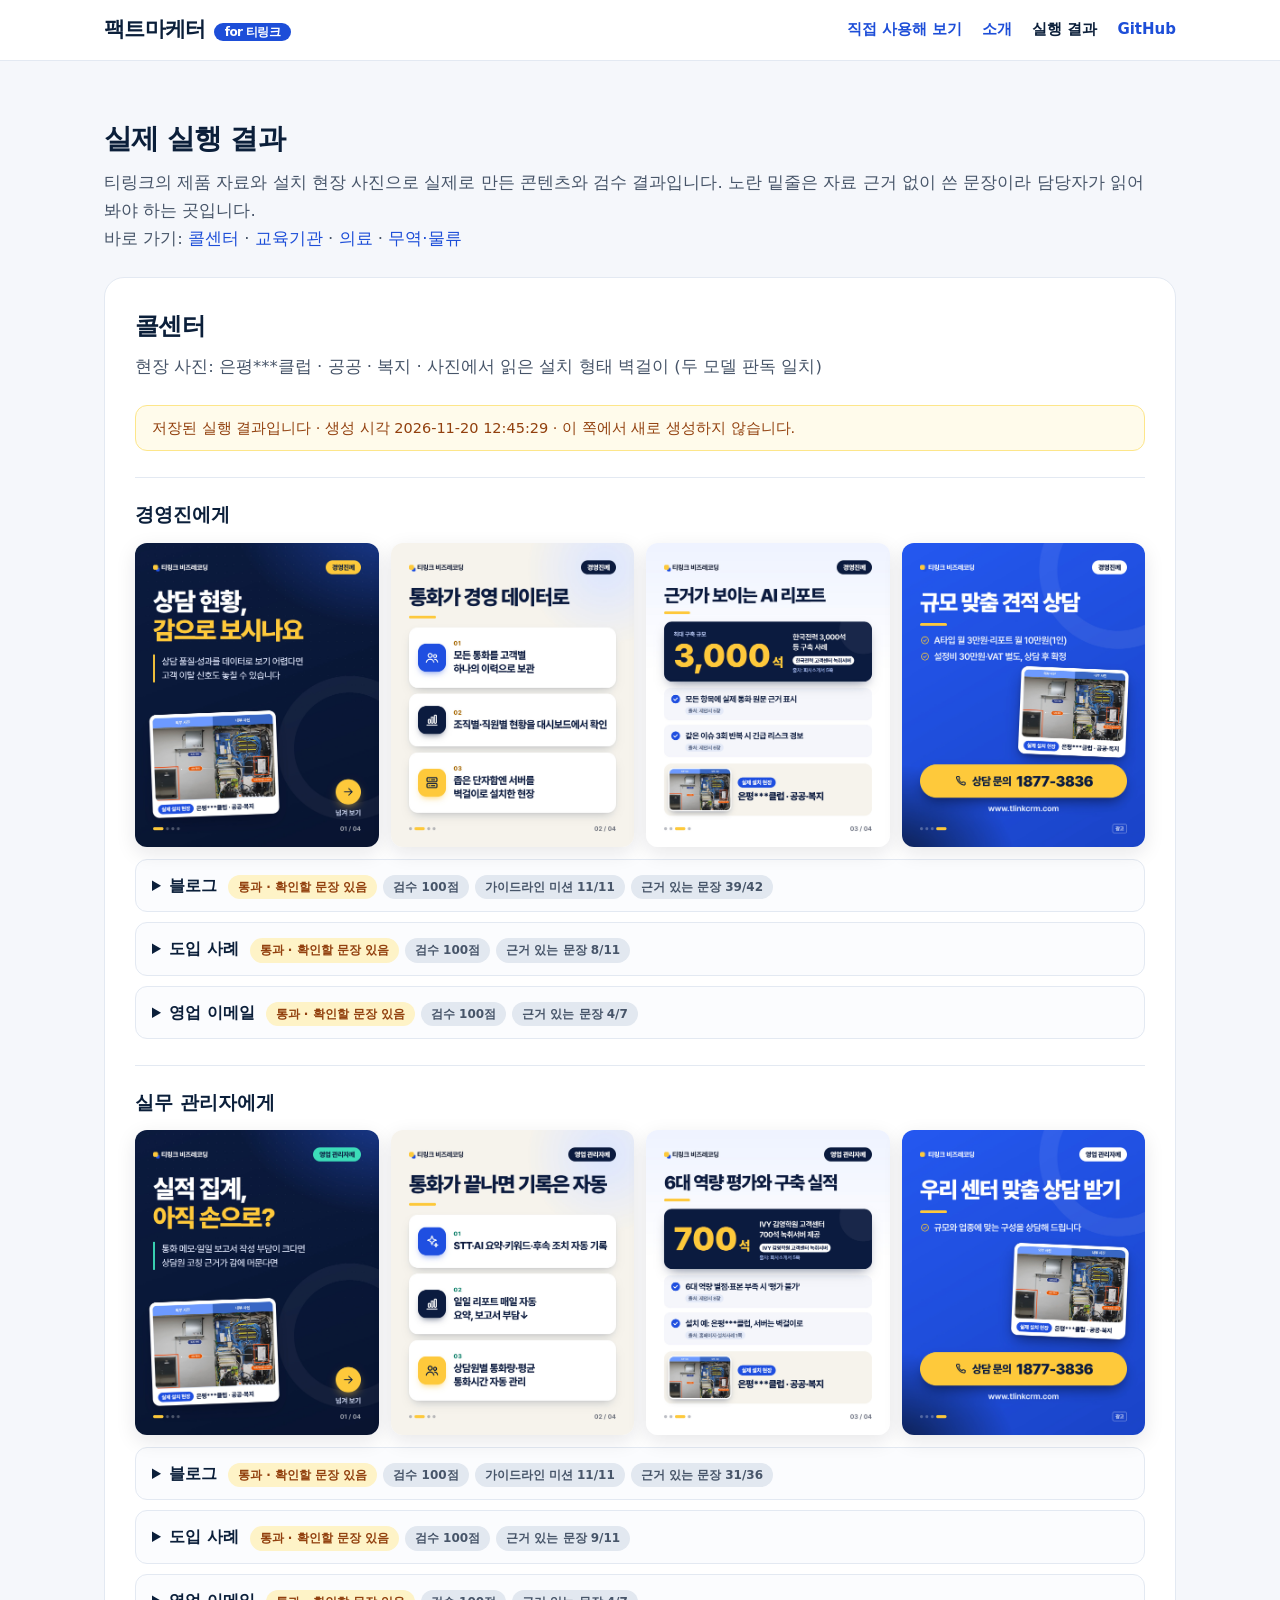
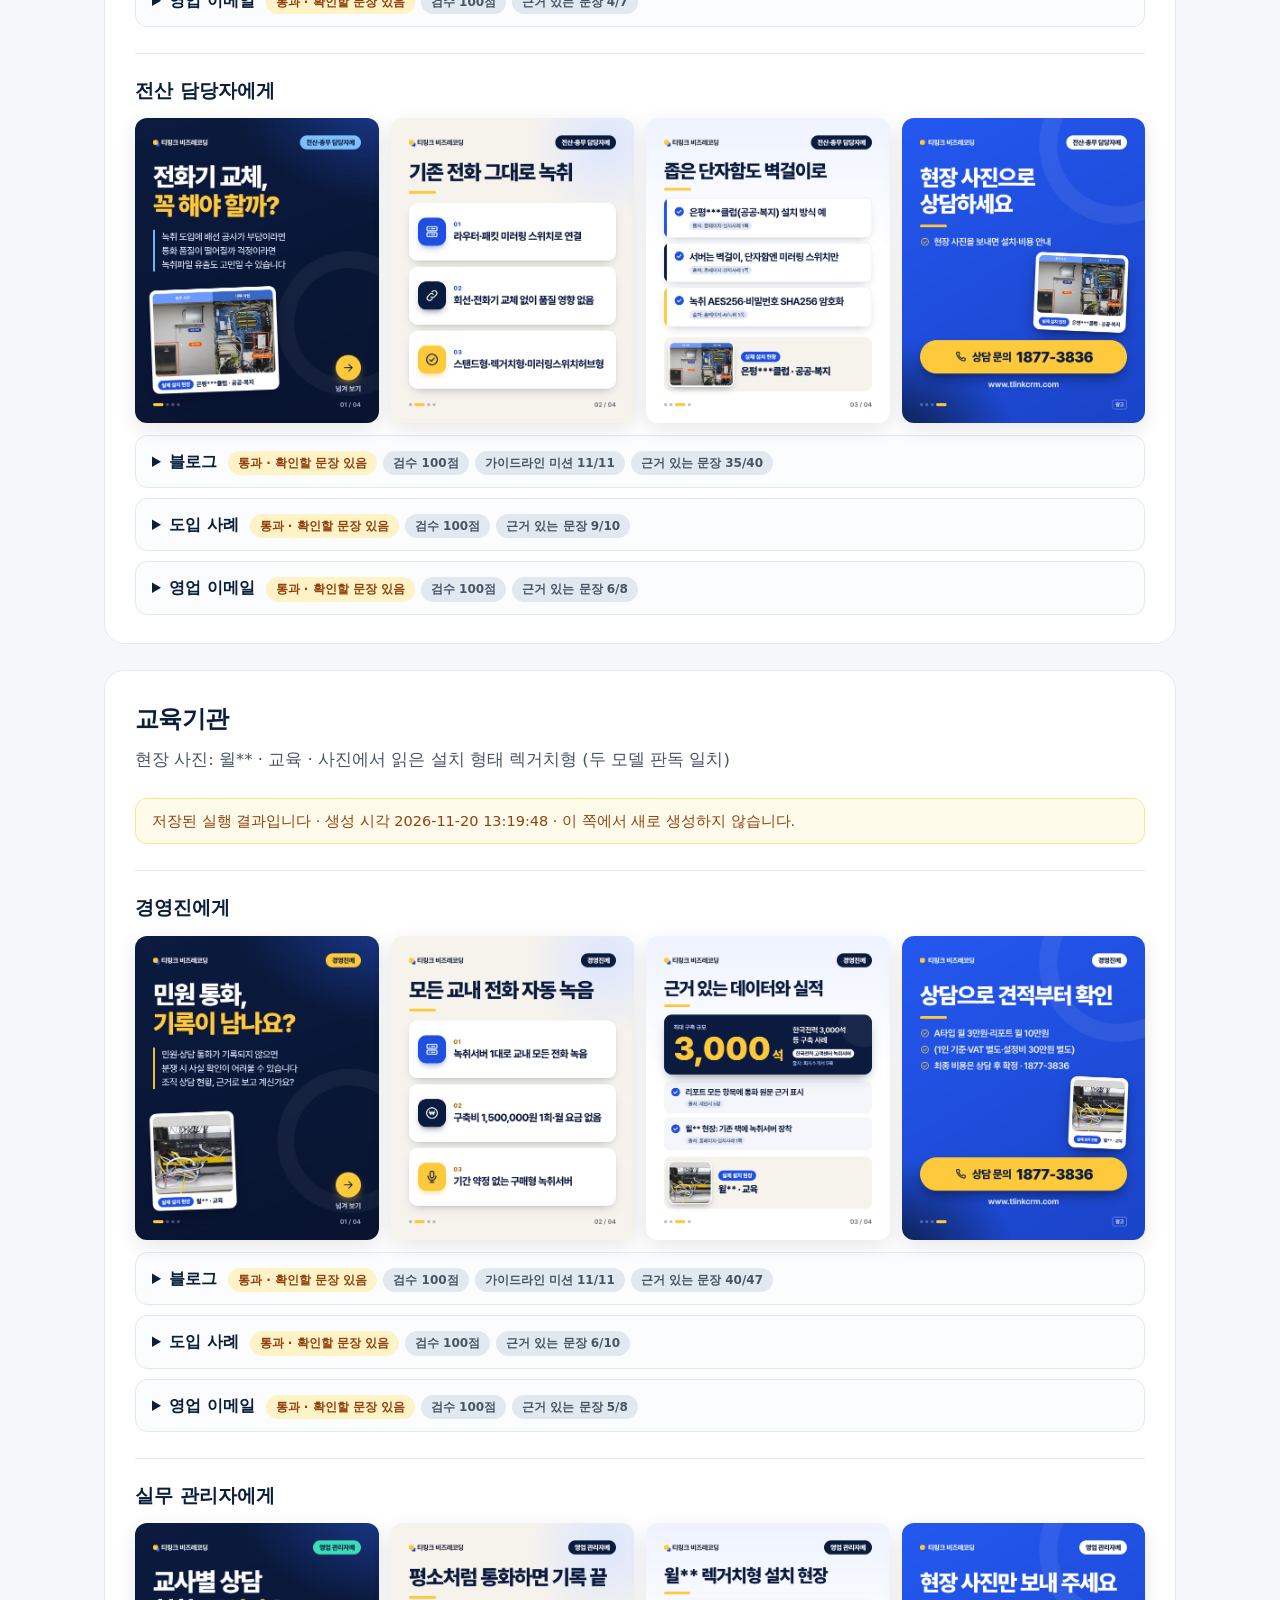
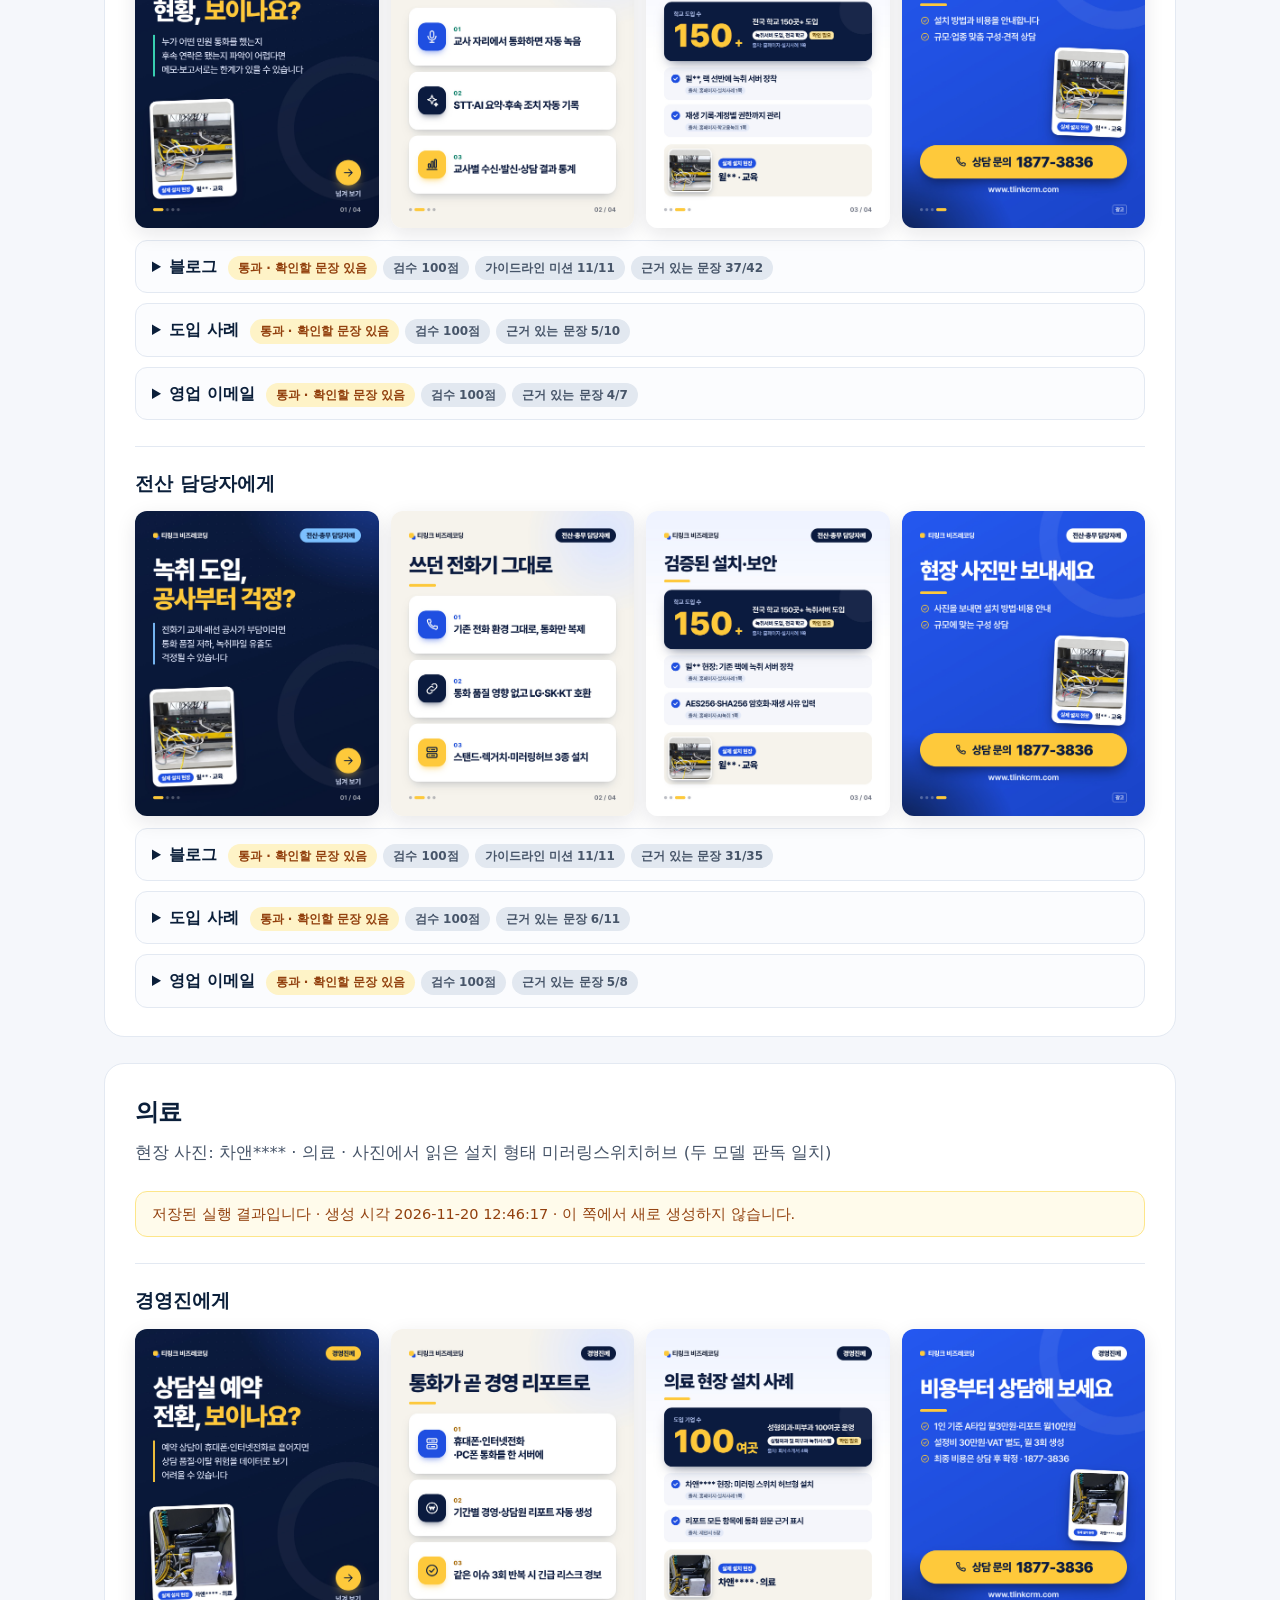
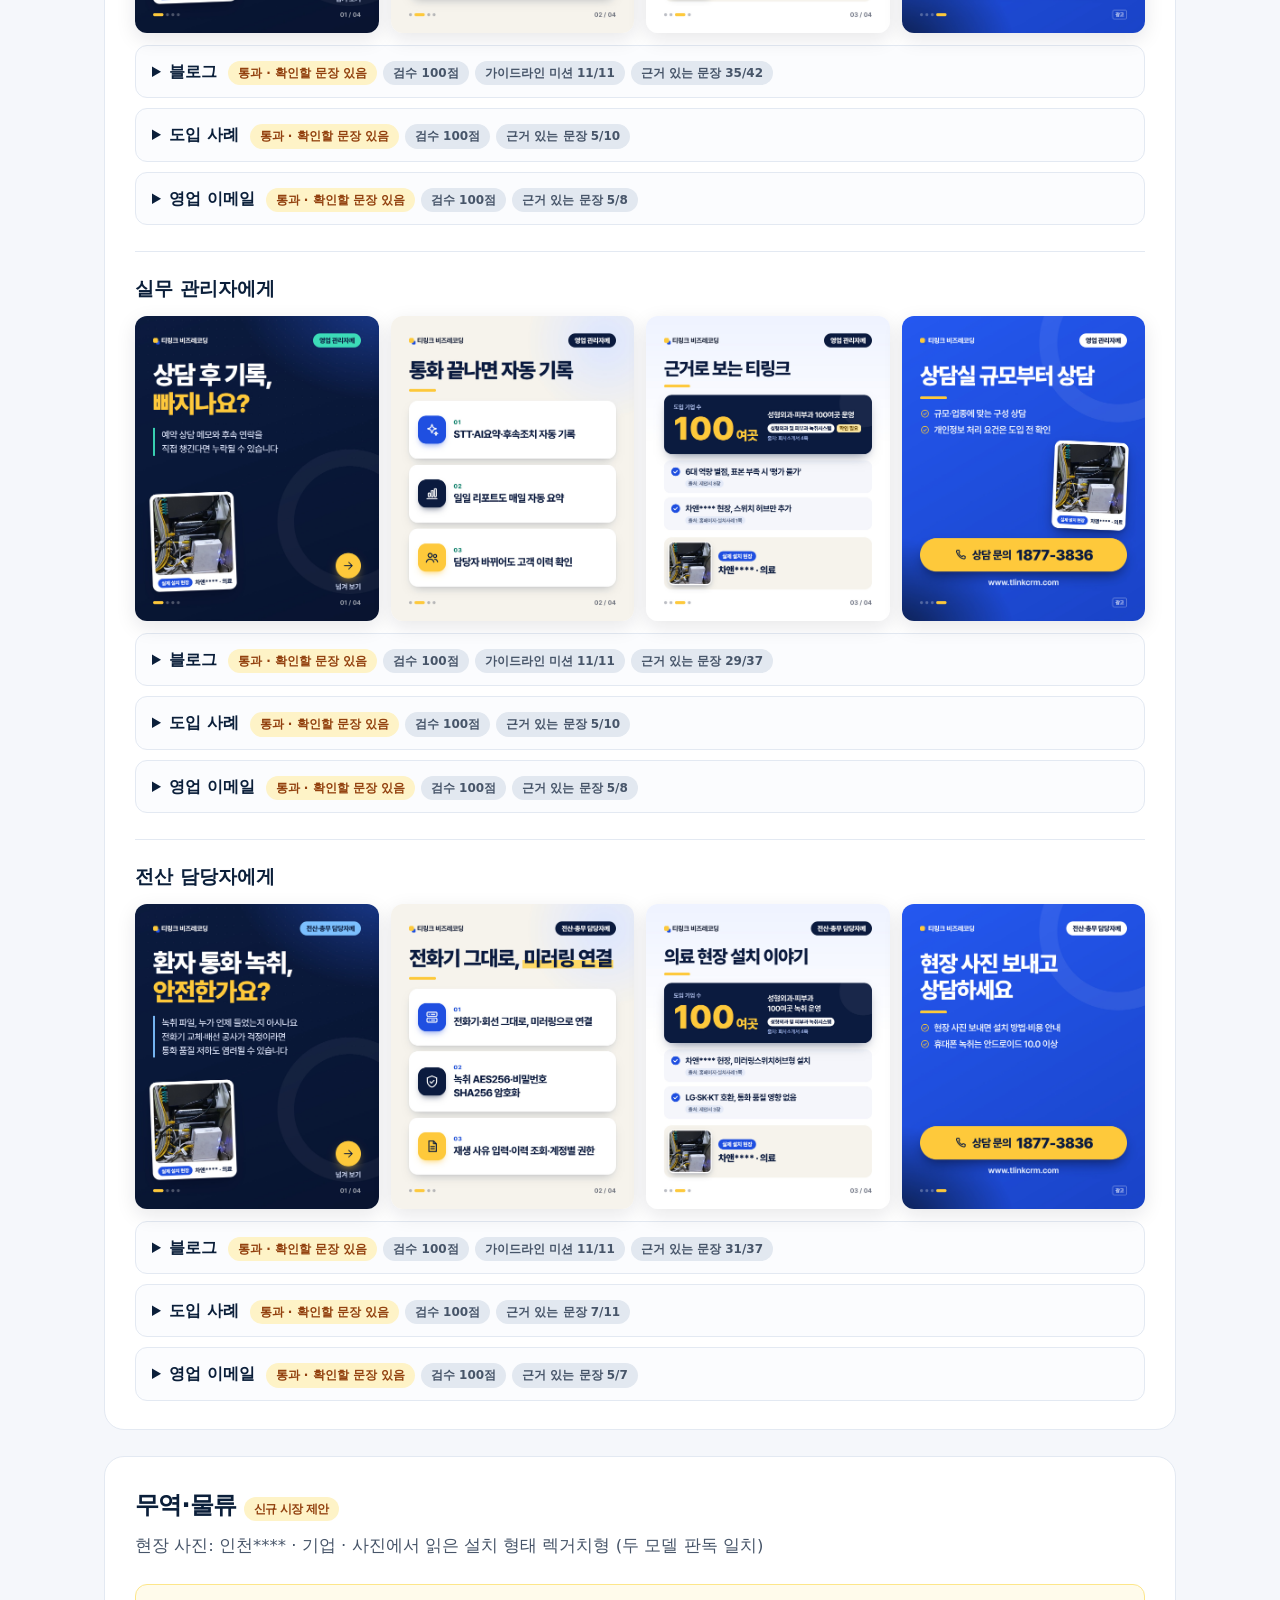
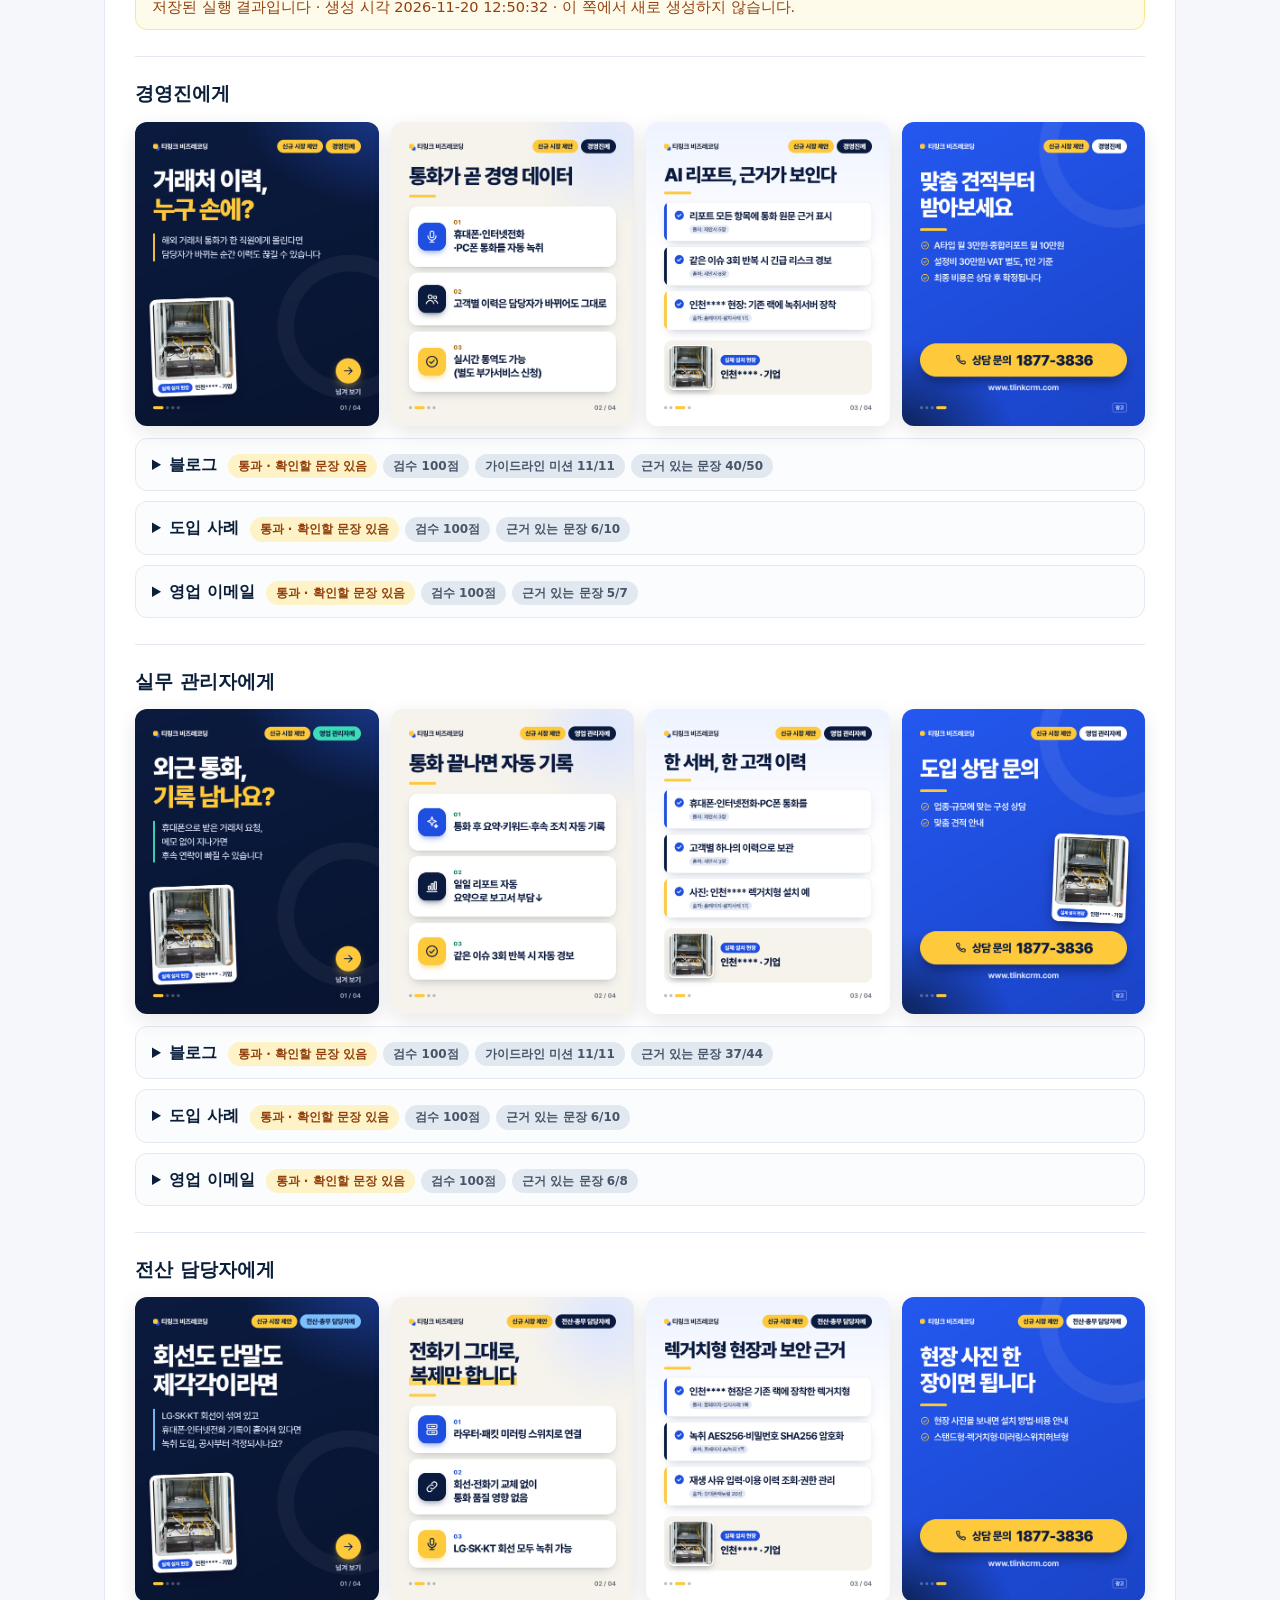
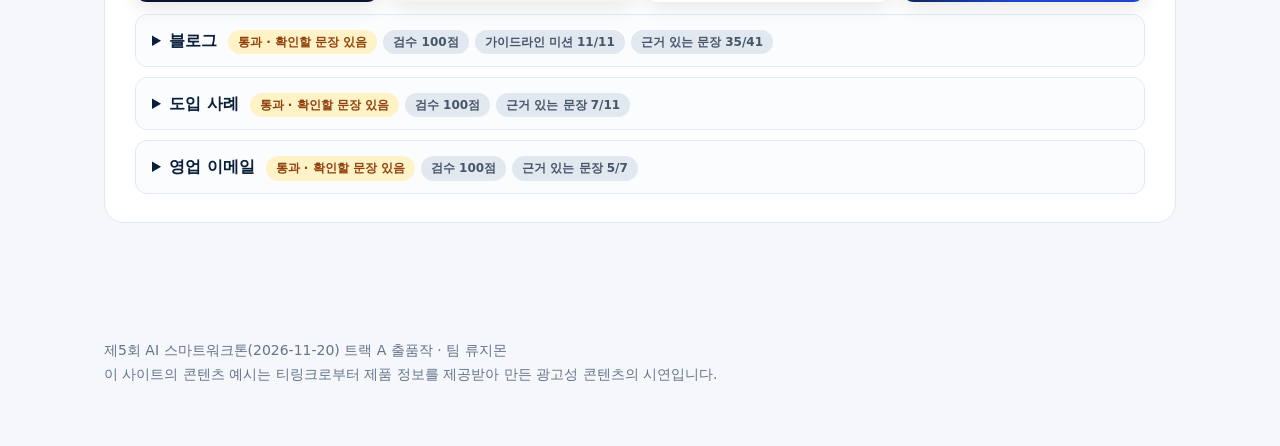
<file: results.html>
<!doctype html><html lang="ko"><head><meta charset="utf-8"><meta name="viewport" content="width=device-width,initial-scale=1">
<title>팩트마케터 · 실행 결과</title><meta name="description" content="티링크 전용 마케팅 솔루션 팩트마케터: 현장 사진 한 장과 제품 자료로 고객별 홍보 콘텐츠를 만들고 게시 전에 사실을 확인합니다.">
<style>
*{box-sizing:border-box}body{margin:0;font-family:"Pretendard","Malgun Gothic","Apple SD Gothic Neo",system-ui,sans-serif;background:#F5F7FB;color:#0F172A;line-height:1.7;word-break:keep-all}
a{color:#1D4ED8;text-decoration:none}a:hover{text-decoration:underline}
.wrap{max-width:1120px;margin:0 auto;padding:0 24px}
nav{background:#fff;border-bottom:1px solid #E3E9F2;position:sticky;top:0;z-index:5}
nav .wrap{display:flex;align-items:center;gap:22px;height:60px}
.logo{font-weight:800;font-size:21px;letter-spacing:-.03em;color:#0B1F3A}.for{background:#1D4ED8;color:#fff;border-radius:99px;padding:2px 11px;font-size:12px;font-weight:700;margin-left:8px}
nav .sp{margin-left:auto;display:flex;gap:20px;font-weight:600;font-size:15px}
.hero{background:linear-gradient(135deg,#0B1F3A 0%,#12306B 60%,#1D4ED8 100%);color:#fff;padding:72px 0 64px}
.hero h1{font-size:46px;line-height:1.25;letter-spacing:-.035em;margin:0 0 16px}.hero h1 em{font-style:normal;color:#FFC400}
.hero p{font-size:19px;color:#D7E1F5;margin:0 0 26px;max-width:720px}
.btn{display:inline-block;background:#FFC400;color:#0B1F3A;font-weight:800;border-radius:12px;padding:12px 22px;margin-right:10px}.btn.ghost{background:transparent;color:#fff;border:1.5px solid rgba(255,255,255,.6)}
.btn:hover{text-decoration:none;filter:brightness(1.05)}
section{padding:54px 0}h2{font-size:28px;letter-spacing:-.03em;margin:0 0 6px;color:#0B1F3A}.lead{color:#475569;margin:0 0 24px;font-size:16.5px}
.grid{display:grid;gap:16px}.g2{grid-template-columns:repeat(2,1fr)}.g3{grid-template-columns:repeat(3,1fr)}.g4{grid-template-columns:repeat(4,1fr)}
.card{background:#fff;border:1px solid #E3E9F2;border-radius:16px;padding:22px 24px}.card h3{margin:0 0 6px;font-size:18px;letter-spacing:-.02em;color:#0B1F3A}.card p{margin:0;color:#475569;font-size:15px}
.step{color:#1D4ED8;font-weight:800;font-size:13px;letter-spacing:.04em}
.kpi b{display:block;font-size:34px;letter-spacing:-.03em;color:#0B1F3A;line-height:1.2}.kpi span{color:#64748B;font-size:14px}
.cards{display:grid;grid-template-columns:repeat(4,1fr);gap:12px;margin:12px 0}.cards img{width:100%;border-radius:12px;display:block;box-shadow:0 6px 20px rgba(15,23,42,.10)}
.chip{display:inline-block;border-radius:99px;padding:2px 10px;font-size:12px;font-weight:700;margin-right:6px;white-space:nowrap}
.ok{background:#DCFCE7;color:#166534}.warn{background:#FEF3C7;color:#92400E}.bad{background:#FEE2E2;color:#991B1B}.mute{background:#E2E8F0;color:#475569}.info{background:#DBEAFE;color:#1E40AF}
.video{background:#0B1F3A;color:#fff;border-radius:16px;padding:44px;text-align:center}.video a{color:#FFC400;font-weight:800;font-size:20px}
.note{color:#64748B;font-size:14px}.saved{background:#FFFBEB;border:1px solid #FDE68A;border-radius:12px;padding:10px 16px;color:#92400E;font-size:14.5px;margin:0 0 18px}
.res{background:#fff;border:1px solid #E3E9F2;border-radius:20px;padding:28px 30px;margin-bottom:26px}.res h2{font-size:24px}.role{margin-top:26px;border-top:1px solid #E3E9F2;padding-top:20px}.role h3{margin:0 0 4px;font-size:19px;color:#0B1F3A}
details{border:1px solid #E3E9F2;border-radius:12px;margin-top:10px;background:#FBFCFE}summary{cursor:pointer;padding:12px 16px;font-weight:700;color:#0B1F3A}
.doc{padding:4px 22px 20px;font-size:15.5px;line-height:1.9;color:#1E293B}.doc h4{font-size:19px;margin:6px 0 10px;line-height:1.45}.doc h6{font-size:15.5px;margin:16px 0 4px;color:#0B1F3A}
.doc .rev{background:#FEF9C3;border-bottom:2px solid #EAB308;border-radius:3px;padding:1px 2px}.doc .fix{color:#64748B;font-size:13px;border-top:1px dashed #CBD5E1;margin-top:12px;padding-top:8px;line-height:1.6}
.src{background:#F1F5F9;border-radius:10px;padding:8px 12px;margin:6px 22px 0;color:#475569;font-size:13px}.src b{color:#0B1F3A}
footer{padding:36px 0 60px;color:#64748B;font-size:14px}
@media(max-width:860px){.g2,.g3,.g4,.cards{grid-template-columns:repeat(2,1fr)}.hero h1{font-size:34px}}
</style></head><body>
<nav><div class="wrap"><a href="index.html" class="logo">팩트마케터<span class="for">for 티링크</span></a>
<div class="sp"><a href="app.html" style="color:#1D4ED8;font-weight:800">직접 사용해 보기</a><a href="index.html">소개</a><a href="results.html" style="color:#0B1F3A">실행 결과</a><a href="https://github.com/jisung6018-star/smartworkthon5-project">GitHub</a></div></div></nav>
<section><div class="wrap"><h2>실제 실행 결과</h2>
<p class="lead">티링크의 제품 자료와 설치 현장 사진으로 실제로 만든 콘텐츠와 검수 결과입니다. 노란 밑줄은 자료 근거 없이 쓴 문장이라 담당자가 읽어 봐야 하는 곳입니다.<br>바로 가기: <a href="#callcenter">콜센터</a> · <a href="#education">교육기관</a> · <a href="#medical">의료</a> · <a href="#trade">무역·물류</a></p>
<div class="res" id="callcenter"><h2>콜센터 </h2><p class="lead">현장 사진: 은평***클럽 · 공공 · 복지 · 사진에서 읽은 설치 형태 벽걸이 (두 모델 판독 일치)</p><div class="saved">저장된 실행 결과입니다 · 생성 시각 2026-11-20 12:45:29 · 이 쪽에서 새로 생성하지 않습니다.</div><div class="role"><h3>경영진에게</h3><div class="cards"><img src="assets/cards/photo_04-callcenter/exec_1.jpg" alt="카드뉴스 1장" loading="lazy"><img src="assets/cards/photo_04-callcenter/exec_2.jpg" alt="카드뉴스 2장" loading="lazy"><img src="assets/cards/photo_04-callcenter/exec_3.jpg" alt="카드뉴스 3장" loading="lazy"><img src="assets/cards/photo_04-callcenter/exec_4.jpg" alt="카드뉴스 4장" loading="lazy"></div><details><summary>블로그 &nbsp;<span class="chip warn">통과 · 확인할 문장 있음</span><span class="chip mute">검수 100점</span><span class="chip mute">가이드라인 미션 11/11</span><span class="chip mute">근거 있는 문장 39/42</span></summary><div class="doc"><h4>티링크 비즈레코딩, 영업사원 통화관리부터 휴대폰 통화녹음·인터넷전화 자동녹취·통화요약까지 업무자동화하는 콜센터 프로그램</h4><h6>1. 기존 영업관리의 문제</h6><p><span class="">티링크 비즈레코딩은 영업사원 통화관리를 위해 휴대폰 통화녹음과 인터넷전화 자동녹취를 함께 처리하고, 티링크노트가 종합리포트를 자동으로 만들어 주는 솔루션입니다.</span> <span class="rev">콜센터나 영업 조직을 운영하는 경영진이라면 상담 품질과 직원별 성과를 객관적인 데이터로 파악하기 어려웠던 경험이 있을 수 있습니다.</span> <span class="">직원마다 사무실에서는 인터넷전화기, 재택 근무 시에는 PC폰, 외근 중에는 스마트폰을 쓰다 보면 통화 기록과 상담 내용을 한곳에서 관리하기 어려워질 수 있습니다.</span> <span class="rev">이 글은 조직 전체의 영업 활동과 상담 현황, 고객 이탈 위험을 근거 있는 데이터로 확인하고 싶은 경영진의 관점에서 콜센터 프로그램으로서의 티링크 비즈레코딩을 정리했습니다.</span></p><h6>2. 휴대폰·인터넷전화 동시 녹음</h6><p><span class="">외근 중 휴대폰, 사무실 인터넷전화, 집에서 PC폰으로 하는 통화를 동시에 자동 녹음·녹취할 수 있습니다.</span> <span class="">세 경로의 통화 기록은 하나의 관리 화면에서 확인할 수 있고, 하나의 서버에 고객별 하나의 이력으로 보관됩니다.</span> <span class="">통신사는 KT, SK, LG 모두 사용 가능합니다.</span> <span class="">외근 영업 통화까지 종합리포트 분석에 포함되므로 현장 영업 활동도 경영 데이터에서 빠지지 않습니다.</span> <span class="">인터넷 전화 녹취 성공률은 99%로 안내되어 있습니다.</span> <span class="">[이미지: 휴대폰 통화 화면] 외근 중 휴대폰으로 한 통화가 자동으로 녹음되는 화면입니다.</span> <span class="">[이미지: 인터넷전화 녹취 목록] 날짜, 상담원, 고객 번호로 통화를 조회하고 바로 재생할 수 있는 녹취 목록 화면입니다.</span> <span class="">인터넷전화 녹취는 라우터와 패킷 미러링 스위치가 통화를 복제해 녹취서버로 보내는 방식이라 기존 회선과 전화기를 교체할 필요가 없고 통화 품질에 영향을 주지 않습니다.</span> <span class="">공공·복지 분야의 은평***클럽 현장은 단자함 내부에 녹취 서버를 넣을 공간이 부족해, 녹취 서버를 벽걸이 형태로 부착하고 단자함 안에는 녹취 미러링 스위치만 넣었습니다.</span> <span class="">콜센터 업종의 사례는 아니지만, 현장에 맞춘 설치 형태가 3종으로 준비되어 있어 공간이 좁은 사무실에서도 설치 방식을 맞출 수 있다는 예로 참고할 수 있습니다.</span></p><h6>3. AI 자동 기록과 요약</h6><p><span class="">통화가 끝나면 STT 문자변환, AI 통화요약, 핵심 키워드, 고객 요청사항과 후속 조치 내용이 자동으로 기록됩니다.</span> <span class="">모든 통화에 한줄요약·키워드·화자별 대화가 남고, STT 보기에서는 고객과 상담원 발화가 구분되어 표시됩니다.</span> <span class="">고객별 통화기록과 상담 내용은 CRM에 연결되어, 담당자가 변경되어도 이전 상담 이력을 빠르게 확인할 수 있습니다.</span> <span class="">일일 리포트도 매일 자동으로 요약되어 영업사원이 별도의 통화 메모나 일일 보고서를 작성하는 시간을 줄일 수 있습니다.</span> <span class="">[이미지: AI 통화요약] 통화 상세보기에서 녹음 재생, 추출 키워드, AI 요약, 화자별 대화 스크립트를 함께 보여 주는 화면입니다.</span> <span class="rev">[직접 사용 후 작성: 통화 한 건을 녹음하고 녹취 결과와 AI 요약이 만들어지는 과정을 실제 화면과 함께 적어 주세요]</span></p><h6>4. 영업사원 관리</h6><p><span class="">영업사원별 통화량, 평균 통화시간, 고객 상담 이력, 상담 결과, 미결 상담과 후속 연락 여부를 관리할 수 있습니다.</span> <span class="">상담원별 수신·발신, 총 통화수와 통화시간이 자동 집계되며 엑셀로 내려받을 수 있습니다.</span> <span class="">매니저 이상은 상담원들의 통화 현황을 실시간으로 모니터링할 수 있습니다.</span> <span class="">관리자는 이렇게 쌓인 객관적인 통화 데이터를 바탕으로 영업 코칭과 성과관리를 할 수 있습니다.</span> <span class="">상담원 역량은 설득력·공감·상품설명·클로징 등 6대 역량 별점으로 평가되며, 표본이 부족하면 점수 대신 &#x27;평가 불가&#x27;로 표시됩니다.</span> <span class="">Best·Worst 사례집, 상황별 응대 플레이북, 실전 롤플레잉 시나리오 같은 신입사원 교육자료도 제공되어 담당자별 역량평가, 인사평가, 신입사원교육을 한번에 볼 수 있습니다.</span> <span class="">[이미지: 직원별 통계] 시간대별 그래프와 상담원별 통계표를 제공하는 통계 화면입니다.</span></p><h6>5. 경영진 종합 리포트</h6><p><span class="">관리자와 경영진은 조직별·직원별 영업 활동, 상담 현황, 미결 업무, 고객 이탈 위험 등을 종합 리포트와 경영 대시보드에서 한눈에 확인할 수 있습니다.</span> <span class="">기간을 고르면 경영·상담원·인사·교육 리포트가 생성되고 PDF로 보관·공유할 수 있어 보고 업무 부담을 덜 수 있습니다.</span> <span class="">AI 리포트를 그대로 믿어도 되는지 걱정된다면, 종합리포트의 모든 항목에 실제 통화 원문 근거가 함께 표시된다는 점을 확인해 보시기 바랍니다.</span> <span class="">같은 이슈가 3회 반복되면 긴급 리스크로 자동 경보하고, 우수 상담원은 처리 건수와 매출 기여를 근거로 자동 선정됩니다.</span> <span class="">[이미지: 종합 리포트 화면] AI가 핵심 성과·통화 유형·개선 포인트를 정리한 종합리포트 화면입니다.</span> <span class="">녹취파일은 AES256으로 암호화되고 접속 계정 비밀번호는 SHA256으로 단방향 암호화됩니다.</span> <span class="">사용자별 접근권한으로 기업 통화정보를 관리하며, 권한은 상담원과 매니저로 구분됩니다.</span> <span class="">로그인/로그아웃, 녹취 재생 등 시스템 사용 이력도 날짜별로 조회할 수 있습니다.</span> <span class="">비용은 티링크비즈 A타입(고객관리·녹취·STT 요약·일일보고서)이 상담원 1인 기준 월 3만원(VAT 별도, 예시 견적)입니다.</span> <span class="">종합리포트(경영분석)는 A타입 이용 시 월 3회 생성, 상담원 1인 기준 월 10만원이며 설정비 30만원과 VAT는 별도이고 최종 비용은 상담 후 확정됩니다.</span> <span class="">총비용을 미리 가늠하기 어렵다면 업종과 상담사 규모를 알려 맞춤 견적을 받아 보는 것이 방법일 수 있습니다.</span> <span class="">티링크 제안서 기준 도입 기업은 1,000곳 이상이며, 한국전력 고객센터 3,000석, 세종텔레콤 1,000 USER, 교보자산신탁 콜센터 등의 구축 사례가 있습니다.</span> <span class="">티링크 비즈 콜센터에는 등록 특허 제10-2236467호 &#x27;AI 스마트 콜 센터 시스템 및 그 운영 방법&#x27;이 적용되어 있습니다.</span> <span class="">결국 티링크 비즈레코딩은 단순한 통화녹음 서비스가 아니라, 영업 활동을 자동으로 기록하고 경영에 필요한 정보로 정리해 주는 기업용 영업관리 솔루션입니다.</span> <span class="">통화요약부터 종합 리포트까지 이어지는 업무자동화가 우리 조직 규모와 업종에 맞는지 상담으로 먼저 확인해 보시길 권합니다.</span></p><div class="fix">#티링크 #티링크비즈레코딩 #콜센터 #고객상담 #콜센터프로그램 #고객관리프로그램 #CRM프로그램 #녹음 #녹취 #인터넷전화 #CRM #영업사원통화관리 #고객관리 #업무자동화 #STT #문자변환 #음성요약 #회의록작성 #휴대폰녹음 #종합리포트 #통화요약<br>티링크 홈페이지 www.tlinkcrm.com  /  블로그 https://blog.naver.com/mobilecrm<br>상담 문의 1877-3836  https://www.tlinkcrm.com/center.php<br>※ 이 글은 티링크로부터 제품 정보를 제공받아 작성한 광고성 콘텐츠입니다.</div></div><p class="note" style="margin:10px 22px 0">이 원고가 근거로 삼은 자료 53건 중 일부</p><div class="src"><b>가이드라인 1시트</b> · 원문 “업체명 | 티링크 | 제품/서비스명 | 티링크 비즈레코딩”</div><div class="src"><b>제안서 1장</b> · 원문 “인터넷전화 + 휴대폰 통화를 함께 녹음하고”</div><div class="src"><b>홈페이지·티링크비즈 1쪽</b> · 원문 “재택 근무 시에는”</div><div class="src"><b>가이드라인 1시트</b> · 원문 “외근 중 사용하는 휴대폰 통화와 사무실은 인터넷전화 , 집에서는 PC폰 으로 통화를 동시에 자동 녹음·녹취”</div><div class="src"><b>가이드라인 1시트</b> · 원문 “하나의 관리 화면에서 확인할 수 있다는 점을 강조해 주세요”</div><div style="height:16px"></div></details><details><summary>도입 사례 &nbsp;<span class="chip warn">통과 · 확인할 문장 있음</span><span class="chip mute">검수 100점</span><span class="chip mute">근거 있는 문장 8/11</span></summary><div class="doc"><h4>은평***클럽 벽걸이형 녹취 서버 설치 사례</h4><h6>도입 배경</h6><p><span class="rev">이 글은 콜센터가 아닌 공공·복지 분야의 다른 업종 설치 사례로, 설치 방식의 예로 소개합니다.</span> <span class="">은평***클럽은 통신 단자함 내부에 녹취 서버를 넣을 공간이 부족했습니다.</span> <span class="rev">사진에서는 벽면 통신 단자함 안에 파란색 랜 케이블이 패치 패널과 장비 사이에 촘촘하게 배선된 모습이 보입니다.</span></p><h6>솔루션 구성</h6><p><span class="">라우터와 패킷 미러링 스위치를 이용해 기존 전화 환경을 그대로 둔 채 녹취 서버를 연결하는 방식입니다.</span> <span class="">통화를 복제하는 방식이라 기존 회선과 전화기를 교체할 필요가 없고 통화 품질에 영향을 주지 않습니다.</span> <span class="">녹취파일은 AES256 알고리즘으로 암호화되고, 접속 계정 비밀번호는 SHA256으로 단방향 암호화됩니다.</span> <span class="">티링크 AI 녹취는 모든 통화를 자동으로 녹음하고 AI가 텍스트로 변환해 요약할 수 있습니다.</span></p><h6>설치 형태</h6><p><span class="">벽에 받침대를 설치해 녹취 서버를 벽걸이 형태로 부착하고, 단자함 안에는 녹취 미러링 스위치만 넣었습니다.</span> <span class="rev">사진에서는 벽면 선반 위의 녹취 서버와 함께 KT 모뎀/라우터, 패치 패널, 전화기, 구내 배선용 단자대가 보입니다.</span> <span class="">현장에 맞춘 설치 형태는 스탠드형, 렉거치형, 미러링스위치허브형 3종이며, 소규모·공간이 좁은 곳에는 미러링스위치허브형이 해당합니다.</span> <span class="">현장 사진을 보내면 설치 방법과 비용을 안내합니다.</span></p><div class="fix">티링크 홈페이지 www.tlinkcrm.com  /  블로그 https://blog.naver.com/mobilecrm<br>상담 문의 1877-3836  https://www.tlinkcrm.com/center.php<br>※ 이 글은 티링크로부터 제품 정보를 제공받아 작성한 광고성 콘텐츠입니다.</div></div><p class="note" style="margin:10px 22px 0">이 원고가 근거로 삼은 자료 11건 중 일부</p><div class="src"><b>홈페이지·설치사례 1쪽</b> · 원문 “단자함 안에는 녹취 미러링 스위치만 넣었습니다.”</div><div class="src"><b>홈페이지·AI녹취 1쪽</b> · 원문 “라우터와 패킷 미러링 스위치를 이용해 기존 전화 환경을 그대로 둔 채 녹취 서버를 연결합니다.”</div><div class="src"><b>홈페이지·AI녹취 1쪽</b> · 원문 “기존 회선과 전화기를 교체할 필요가 없습니다.”</div><div class="src"><b>홈페이지·AI녹취 1쪽</b> · 원문 “저장되는 음성 파일 자체를 암호화해 유출 시에도 재생할 수 없습니다.”</div><div class="src"><b>홈페이지·AI녹취 1쪽</b> · 원문 “접속 계정의 비밀번호를 단방향으로 암호화해 원문을 복원할 수 없습니다.”</div><div style="height:16px"></div></details><details><summary>영업 이메일 &nbsp;<span class="chip warn">통과 · 확인할 문장 있음</span><span class="chip mute">검수 100점</span><span class="chip mute">근거 있는 문장 4/7</span></summary><div class="doc"><h4>(광고) 통화 원문 근거로 보는 콜센터 경영 리포트 안내</h4><p><span class="rev">#{수신자}님, 안녕하세요, 콜센터의 상담 품질과 운영 성과를 데이터로 한눈에 파악하기 어려우시다면 고민이 크실 수 있습니다.</span> <span class="rev">상담원 증설이나 재택 근무 확대를 앞두고 계시다면, 투자 대비 효과를 판단할 근거가 더 필요하실 수 있습니다.</span> <span class="">티링크 비즈레코딩은 관리자와 경영진이 조직별·직원별 영업 활동, 상담 현황, 미결 업무, 고객 이탈 위험을 종합 리포트와 경영 대시보드에서 확인하도록 돕습니다.</span> <span class="">종합리포트의 모든 항목에는 실제 통화 원문 근거가 함께 표시되고, 같은 이슈가 3회 반복되면 긴급 리스크로 자동 경보합니다.</span> <span class="rev">제안서 기준 도입 기업은 1,000곳 이상[확인 필요: 집계 범위]이며, 한국전력 3,000석, 세종텔레콤 1,000 USER, IVY 김영학원 고객센터 녹취서버 700석 등의 구축 사례가 있습니다[확인 필요].</span> <span class="">비용은 티링크비즈 A타입이 상담원 1인 기준 월 3만원(예시 견적), 종합리포트(경영분석)는 A타입 이용 시 월 3회 생성에 월 10만원이며, 설정비 30만원 별도·VAT 별도이고 최종 비용은 상담 후 확정됩니다.</span> <span class="">상담사 규모와 업종을 알려주시면 맞춤 견적을 안내해 드립니다.</span></p><div class="fix">대표번호 1877-3836 또는 www.tlinkcrm.com으로 편하게 상담 문의 주시기 바랍니다.<br>티링크 홈페이지 www.tlinkcrm.com  /  블로그 https://blog.naver.com/mobilecrm<br>상담 문의 1877-3836  https://www.tlinkcrm.com/center.php<br>※ 수신을 원하지 않으시면 #{수신거부링크} 를 눌러 주세요.</div></div><p class="note" style="margin:10px 22px 0">이 원고가 근거로 삼은 자료 10건 중 일부</p><div class="src"><b>가이드라인 1시트</b> · 원문 “업체명 | 티링크 | 제품/서비스명 | 티링크 비즈레코딩”</div><div class="src"><b>가이드라인 1시트</b> · 원문 “조직별·직원별 영업 활동, 상담 현황, 미결 업무, 고객 이탈 위험 등을 종합 리포트와 경영 대시보드”</div><div class="src"><b>제안서 5장</b> · 원문 “모든 항목에 실제 통화 원문 근거가 함께 표시됩니다”</div><div class="src"><b>제안서 6장</b> · 원문 “같은 이슈가 3회 반복되면 긴급 리스크로 자동 경보”</div><div class="src"><b>제안서 3장</b> · 원문 “1,000+ 도입 기업”</div><div style="height:16px"></div></details></div><div class="role"><h3>실무 관리자에게</h3><div class="cards"><img src="assets/cards/photo_04-callcenter/manager_1.jpg" alt="카드뉴스 1장" loading="lazy"><img src="assets/cards/photo_04-callcenter/manager_2.jpg" alt="카드뉴스 2장" loading="lazy"><img src="assets/cards/photo_04-callcenter/manager_3.jpg" alt="카드뉴스 3장" loading="lazy"><img src="assets/cards/photo_04-callcenter/manager_4.jpg" alt="카드뉴스 4장" loading="lazy"></div><details><summary>블로그 &nbsp;<span class="chip warn">통과 · 확인할 문장 있음</span><span class="chip mute">검수 100점</span><span class="chip mute">가이드라인 미션 11/11</span><span class="chip mute">근거 있는 문장 31/36</span></summary><div class="doc"><h4>티링크 비즈레코딩으로 영업사원 통화관리: 휴대폰 통화녹음·인터넷전화 자동녹취·통화요약까지 한 번에, 콜센터 프로그램 업무자동화</h4><h6>1. 기존 영업관리의 문제</h6><p><span class="">이 글에서는 티링크 비즈레코딩이 영업사원 통화관리를 어떻게 바꾸는지, 휴대폰 통화녹음과 인터넷전화 자동녹취부터 AI 통화요약, 종합 리포트까지 관리자 관점에서 정리합니다.</span> <span class="rev">콜센터나 영업팀을 맡은 관리자라면 상담원마다 휴대폰, 인터넷전화, PC폰을 섞어 쓰면서 통화 기록과 상담 내용이 여기저기 흩어지는 상황을 겪고 계실 수 있습니다.</span> <span class="rev">상담원별 실적 집계와 통화 품질 점검, 코칭이 수작업에 의존한다면 관리자와 상담원 모두에게 부담이 될 수 있습니다.</span> <span class="rev">그렇다고 새 콜센터 프로그램이 상담원에게 또 하나의 입력 업무가 되지 않을까 걱정하실 수도 있습니다.</span></p><h6>2. 휴대폰·인터넷전화 동시 녹음</h6><p><span class="">티링크 비즈레코딩은 외근 중 휴대폰, 사무실 인터넷전화, 재택 시 PC폰으로 하는 통화를 동시에 자동 녹음·녹취합니다.</span> <span class="">세 가지 통화 기록은 하나의 관리 화면에서 확인할 수 있고, 하나의 서버에 고객별 하나의 이력으로 보관됩니다.</span> <span class="">통신사는 KT, SK, LG 모두 사용할 수 있습니다.</span> <span class="">[이미지: 휴대폰 통화 화면] 외근 중 휴대폰 통화도 녹취파일이 중앙 서버로 전송되어 보관됩니다.</span> <span class="">[이미지: 인터넷전화 녹취 목록] 날짜, 상담원, 고객 번호로 통화를 조회하고 바로 재생할 수 있습니다.</span> <span class="">인터넷 전화 기준 녹취 성공률은 99%로 안내되어 있습니다.</span> <span class="">녹취 서버는 라우터와 패킷 미러링 스위치가 통화를 복제해 보내는 방식이라 기존 전화 환경을 그대로 두고 통화 품질에 영향을 주지 않으며, 설치 형태도 현장에 맞춰 3종 중 고를 수 있습니다.</span> <span class="">업종은 다르지만 설치 방식의 예로, 공공·복지 분야의 은평***클럽은 단자함 안에 녹취 서버를 넣을 공간이 부족해 벽에 받침대를 설치해 서버를 벽걸이 형태로 부착하고 단자함 안에는 녹취 미러링 스위치만 넣었습니다.</span> <span class="">센터 공간이 좁다면 현장 사진을 보내 설치 방법과 비용을 안내받을 수 있습니다.</span></p><h6>3. AI 자동 기록과 요약</h6><p><span class="">통화가 끝나면 STT 문자변환, AI 통화요약, 핵심 키워드, 고객 요청사항과 후속 조치 내용이 자동으로 기록됩니다.</span> <span class="">STT 보기에서는 고객과 상담원 발화가 구분되어 표시되고, 녹취는 0.5x~2.0x 속도로 재생하며 구간을 이동할 수 있습니다.</span> <span class="">[이미지: AI 통화요약] 모든 통화에 한줄요약·키워드·화자별 대화가 자동으로 기록됩니다.</span> <span class="rev">[직접 사용 후 작성: 통화 한 건을 녹음하고 녹취 결과와 AI 요약이 만들어지는 과정을 실제 화면과 함께 적어 주세요]</span> <span class="">고객별 통화기록과 상담 내용이 CRM에 연결되므로 담당자가 바뀌어도 이전 상담 이력을 확인할 수 있습니다.</span> <span class="rev">담당 변경이 잦은 센터라면 인수인계 부담을 덜 수 있을 것입니다.</span> <span class="">영업사원이 통화 메모와 일일 보고서를 따로 작성하는 시간이 줄고, 일일 리포트는 매일 자동으로 요약되어 업무자동화 효과를 기대할 수 있습니다.</span></p><h6>4. 영업사원 관리</h6><p><span class="">관리자는 영업사원별 통화량, 평균 통화시간, 고객 상담 이력, 상담 결과, 미결 상담과 후속 연락 여부를 관리할 수 있습니다.</span> <span class="">상담원별 수신·발신, 총 통화수와 통화시간이 자동 집계되고 엑셀로 내려받을 수 있습니다.</span> <span class="">[이미지: 직원별 통계] 일별 통계는 시간대별 그래프와 상담원별 통계표를 제공하며 PDF/엑셀로 다운로드할 수 있습니다.</span> <span class="">매니저 권한에서는 통계·리포트·운영관리를 이용하고 상담원들의 통화 현황을 실시간으로 모니터링할 수 있습니다.</span> <span class="">상담원 역량은 설득력·공감·상품설명·클로징 등 6대 역량 별점으로 평가되고, 우수 상담원은 처리 건수와 매출 기여를 근거로 자동 선정됩니다.</span> <span class="">AI 평가를 상담원이 받아들일지 걱정된다면, 표본이 부족할 때는 점수 대신 &#x27;평가 불가&#x27;로 표시되고 종합리포트 항목마다 실제 통화 원문 근거가 함께 표시된다는 점을 참고할 수 있습니다.</span> <span class="">신입사원 교육자료로 Best·Worst 사례집, 상황별 응대 플레이북, 실전 롤플레잉 시나리오가 제공되어 담당자별 역량평가, 인사평가, 신입사원교육을 한번에 볼 수 있습니다.</span> <span class="">관리자는 이렇게 쌓인 통화 데이터를 바탕으로 영업 코칭과 성과관리를 할 수 있습니다.</span></p><h6>5. 경영진 종합 리포트</h6><p><span class="">관리자와 경영진은 조직별·직원별 영업 활동, 상담 현황, 미결 업무, 고객 이탈 위험 등을 종합 리포트와 경영 대시보드에서 확인할 수 있습니다.</span> <span class="">[이미지: 종합 리포트 화면] 기간을 고르면 경영·상담원·인사·교육 리포트가 생성되며 PDF로 보관·공유할 수 있습니다.</span> <span class="">같은 이슈가 3회 반복되면 긴급 리스크로 자동 경보하고, 외근 영업 통화까지 종합리포트 분석에 포함됩니다.</span> <span class="">녹취파일은 AES256으로 암호화되고 접속 계정 비밀번호는 SHA256으로 단방향 암호화됩니다.</span> <span class="">사용자별 접근권한으로 기업 통화정보를 관리하고, 로그인·녹취 재생 등 시스템 사용 이력을 날짜별로 조회할 수 있습니다.</span> <span class="">구축 실적으로는 IVY 김영학원 고객센터(700석) 녹취서버 제공이 있고, 100석 규모 콜센터부터 3,000석 규모 대형 기관까지 운영하고 있습니다.</span> <span class="">티링크 비즈레코딩은 단순한 통화녹음 서비스가 아니라 영업 활동을 자동으로 기록하고 경영에 필요한 정보로 정리해 주는 기업용 영업관리 솔루션입니다.</span> <span class="">상담원은 기록 부담을 덜고 관리자는 데이터로 코칭하는 업무자동화 환경이 필요하다면, 센터 규모와 업종에 맞는 구성을 상담받아 보시기 바랍니다.</span></p><div class="fix">#티링크 #티링크비즈레코딩 #콜센터 #고객상담 #콜센터프로그램 #고객관리프로그램 #CRM프로그램 #녹음 #녹취 #인터넷전화 #CRM #영업사원통화관리 #고객관리 #업무자동화 #STT #문자변환 #음성요약 #통화요약 #회의록작성 #휴대폰녹음 #종합리포트<br>티링크 홈페이지 www.tlinkcrm.com  /  블로그 https://blog.naver.com/mobilecrm<br>상담 문의 1877-3836  https://www.tlinkcrm.com/center.php<br>※ 이 글은 티링크로부터 제품 정보를 제공받아 작성한 광고성 콘텐츠입니다.</div></div><p class="note" style="margin:10px 22px 0">이 원고가 근거로 삼은 자료 46건 중 일부</p><div class="src"><b>가이드라인 1시트</b> · 원문 “업체명 | 티링크 | 제품/서비스명 | 티링크 비즈레코딩”</div><div class="src"><b>제안서 1장</b> · 원문 “인터넷전화 + 휴대폰 통화를 함께 녹음하고”</div><div class="src"><b>가이드라인 1시트</b> · 원문 “외근 중 사용하는 휴대폰 통화와 사무실은 인터넷전화 , 집에서는 PC폰 으로 통화를 동시에 자동 녹음·녹취”</div><div class="src"><b>가이드라인 1시트</b> · 원문 “하나의 관리 화면에서 확인할 수 있다는 점을 강조해 주세요”</div><div class="src"><b>제안서 3장</b> · 원문 “→ 하나의 서버, 고객별 하나의 이력”</div><div style="height:16px"></div></details><details><summary>도입 사례 &nbsp;<span class="chip warn">통과 · 확인할 문장 있음</span><span class="chip mute">검수 100점</span><span class="chip mute">근거 있는 문장 9/11</span></summary><div class="doc"><h4>단자함이 좁은 현장의 벽걸이 녹취 서버 설치</h4><h6>도입 배경</h6><p><span class="">이 글은 콜센터가 아닌 공공·복지 분야 현장인 은평***클럽의 녹취 서버 설치 사례로, 다른 업종의 설치 사례입니다.</span> <span class="">현장의 통신 단자함 내부에는 녹취 서버를 넣을 공간이 부족했습니다.</span> <span class="rev">사진에서는 벽면 통신 단자함 안에 파란색 랜 케이블이 패치 패널과 장비 사이에 촘촘하게 배선된 모습이 보입니다.</span></p><h6>솔루션 구성</h6><p><span class="">티링크 AI 녹취는 라우터와 패킷 미러링 스위치를 이용해 기존 전화 환경을 그대로 둔 채 녹취 서버를 연결합니다.</span> <span class="">기존 회선과 전화기를 교체할 필요가 없고, 통화를 복제하는 방식이라 통화 품질에 영향을 주지 않습니다.</span> <span class="">모든 통화를 자동으로 녹음하고 AI가 텍스트로 변환해 요약하며, 녹취파일은 AES256 알고리즘으로 암호화됩니다.</span> <span class="">티링크는 한국전력 고객센터에 3,000석 규모의 녹취서버를 제공한 실적이 있습니다.</span></p><h6>설치 형태</h6><p><span class="">벽에 받침대를 설치해 녹취 서버를 벽걸이 형태로 부착하고, 단자함 안에는 녹취 미러링 스위치만 넣어 공간을 최소화했습니다.</span> <span class="rev">사진에서는 벽면 선반 위의 녹취 서버와 함께 단자함 안의 녹취 미러링 스위치, 패치 패널, KT 모뎀/라우터가 보입니다.</span> <span class="">티링크는 스탠드형, 렉거치형, 미러링스위치허브형 등 현장에 맞춘 3종의 설치 형태를 제공합니다.</span> <span class="">현장 사진을 보내면 설치 방법과 비용을 안내받을 수 있습니다.</span></p><div class="fix">티링크 홈페이지 www.tlinkcrm.com  /  블로그 https://blog.naver.com/mobilecrm<br>상담 문의 1877-3836  https://www.tlinkcrm.com/center.php<br>※ 이 글은 티링크로부터 제품 정보를 제공받아 작성한 광고성 콘텐츠입니다.</div></div><p class="note" style="margin:10px 22px 0">이 원고가 근거로 삼은 자료 11건 중 일부</p><div class="src"><b>홈페이지·설치사례 1쪽</b> · 원문 “단자함 안에는 녹취 미러링 스위치만 넣었습니다.”</div><div class="src"><b>홈페이지·AI녹취 1쪽</b> · 원문 “라우터와 패킷 미러링 스위치를 이용해 기존 전화 환경을 그대로 둔 채 녹취 서버를 연결합니다.”</div><div class="src"><b>홈페이지·AI녹취 1쪽</b> · 원문 “기존 회선과 전화기를 교체할 필요가 없습니다.”</div><div class="src"><b>홈페이지·AI녹취 1쪽</b> · 원문 “모든 통화를 자동으로 녹음하고,”</div><div class="src"><b>홈페이지·AI녹취 1쪽</b> · 원문 “저장되는 음성 파일 자체를 암호화해 유출 시에도 재생할 수 없습니다.”</div><div style="height:16px"></div></details><details><summary>영업 이메일 &nbsp;<span class="chip warn">통과 · 확인할 문장 있음</span><span class="chip mute">검수 100점</span><span class="chip mute">근거 있는 문장 4/7</span></summary><div class="doc"><h4>(광고) 상담원별 통화·후속 연락, 기록 부담 없이 관리하세요</h4><p><span class="rev">#{수신자}님, 상담원별 통화 현황과 상담 품질을 실시간으로 파악하기 어려우시다면 코칭할 시점을 놓치기 쉬울 수 있습니다.</span> <span class="rev">품질 평가 체계를 새로 도입하신다면 상담원의 기록 부담이 늘거나 평가 결과의 공정성이 걱정되실 수도 있습니다.</span> <span class="">티링크 비즈레코딩은 통화가 끝나면 STT 문자변환, AI 통화요약, 핵심 키워드, 고객 요청사항과 후속 조치가 자동 기록되고 일일 리포트도 매일 자동 요약되어 통화 메모·일일 보고서 작성 시간을 줄여 줍니다.</span> <span class="">직원별 통화량, 평균 통화시간, 미결 상담과 후속 연락 여부를 관리할 수 있고, 담당자가 바뀌어도 고객별 이전 상담 이력을 확인할 수 있습니다.</span> <span class="">상담원 역량은 6대 역량 별점으로 평가하고 우수 상담원은 처리 건수와 매출 기여를 근거로 자동 선정하며, 표본이 부족하면 점수 대신 &#x27;평가 불가&#x27;로 표시하고 리포트 항목마다 실제 통화 원문 근거를 함께 보여 줍니다.</span> <span class="">신입 교육용으로 Best·Worst 사례집, 상황별 응대 플레이북, 실전 롤플레잉 시나리오도 제공합니다.</span> <span class="rev">100석 규모 콜센터부터 3,000석 규모 대형 기관까지 운영하고 있으며[확인 필요], 교보자산신탁 콜센터 구축과 한국전력 고객센터 3,000석 녹취서버 제공 실적이 있습니다.</span></p><div class="fix">센터 규모와 운영 방식에 맞는 구성은 대표번호 1877-3836 또는 www.tlinkcrm.com에서 상담받으실 수 있습니다.<br>티링크 홈페이지 www.tlinkcrm.com  /  블로그 https://blog.naver.com/mobilecrm<br>상담 문의 1877-3836  https://www.tlinkcrm.com/center.php<br>※ 수신을 원하지 않으시면 #{수신거부링크} 를 눌러 주세요.</div></div><p class="note" style="margin:10px 22px 0">이 원고가 근거로 삼은 자료 15건 중 일부</p><div class="src"><b>가이드라인 1시트</b> · 원문 “업체명 | 티링크 | 제품/서비스명 | 티링크 비즈레코딩”</div><div class="src"><b>가이드라인 1시트</b> · 원문 “STT 문자변환, AI 통화요약, 핵심 키워드, 고객 요청사항과 후속 조치 내용이 자동으로 기록”</div><div class="src"><b>제안서 4장</b> · 원문 “일일 리포트도 매일 자동 요약”</div><div class="src"><b>가이드라인 1시트</b> · 원문 “영업사원이 별도의 통화 메모나 일일 보고서를 작성하는 시간을 줄이고”</div><div class="src"><b>가이드라인 1시트</b> · 원문 “영업사원별 통화량, 평균 통화시간, 고객 상담 이력, 미결 상담과 후속 연락 여부를 관리”</div><div style="height:16px"></div></details></div><div class="role"><h3>전산 담당자에게</h3><div class="cards"><img src="assets/cards/photo_04-callcenter/it_1.jpg" alt="카드뉴스 1장" loading="lazy"><img src="assets/cards/photo_04-callcenter/it_2.jpg" alt="카드뉴스 2장" loading="lazy"><img src="assets/cards/photo_04-callcenter/it_3.jpg" alt="카드뉴스 3장" loading="lazy"><img src="assets/cards/photo_04-callcenter/it_4.jpg" alt="카드뉴스 4장" loading="lazy"></div><details><summary>블로그 &nbsp;<span class="chip warn">통과 · 확인할 문장 있음</span><span class="chip mute">검수 100점</span><span class="chip mute">가이드라인 미션 11/11</span><span class="chip mute">근거 있는 문장 35/40</span></summary><div class="doc"><h4>티링크 비즈레코딩, 휴대폰 통화녹음·인터넷전화 자동녹취로 영업사원 통화관리와 통화요약까지 업무자동화하는 콜센터 프로그램 (전산·총무 담당 관점)</h4><h6>1. 기존 영업관리의 문제: 흩어진 통화 기록과 설치·보안 부담</h6><p><span class="">티링크 비즈레코딩은 휴대폰 통화녹음과 인터넷전화 자동녹취를 하나의 서버에 모아 영업사원 통화관리와 통화요약까지 업무자동화해 주는 콜센터 프로그램으로, 이번 글은 설치와 보안을 맡는 전산·총무 담당의 관점에서 살펴봅니다.</span> <span class="rev">직원마다 휴대폰, 인터넷전화, PC폰을 제각각 쓰고 있다면 통화 기록과 상담 내용을 한곳에서 관리하기 어려울 수 있습니다.</span> <span class="rev">녹취를 새로 들이려 해도 전화기 교체나 배선 공사, 통화 품질 저하가 먼저 걱정될 수 있습니다.</span> <span class="rev">고객 개인정보가 담긴 녹취파일이 밖으로 새지 않을지도 담당자에게는 중요한 고민일 수 있습니다.</span></p><h6>2. 휴대폰·인터넷전화 동시 녹음: 기존 전화 환경 그대로</h6><p><span class="">외근 중에는 휴대폰, 사무실에서는 인터넷전화, 집에서는 PC폰으로 하는 통화를 동시에 자동 녹음·녹취할 수 있습니다.</span> <span class="">세 가지 통화 기록은 하나의 관리 화면에서 확인할 수 있고, 고객별로 하나의 이력으로 보관됩니다.</span> <span class="">통신사는 KT, SK, LG 모두 사용할 수 있습니다.</span> <span class="">[이미지: 휴대폰 통화 화면] 외근 중 휴대폰 통화 녹음 파일이 자동으로 서버에 전송되어 보관되는 화면입니다.</span> <span class="">다만 휴대폰 앱은 안드로이드 10.0 이상(갤럭시)에서 사용할 수 있고 아이폰은 사용할 수 없으므로, 법인 휴대폰 기종을 미리 확인하는 것이 좋습니다.</span> <span class="">인터넷전화 녹취는 라우터와 패킷 미러링 스위치를 이용해 기존 전화 환경을 그대로 둔 채 녹취 서버를 연결하는 방식입니다.</span> <span class="">통화를 복제하는 방식이라 기존 회선과 전화기를 교체할 필요가 없고 통화 품질에도 영향을 주지 않습니다.</span> <span class="">인터넷 전화 기준 녹취 성공률은 99%입니다.</span> <span class="">설치 형태는 서버실이 없는 사무실용 스탠드형, 서버 랙이 있는 곳의 렉거치형, 소규모·좁은 공간용 미러링스위치허브형의 3종으로 현장에 맞춰 고를 수 있습니다.</span> <span class="">설치 방식의 예로, 공공·복지 분야 현장인 은평***클럽은 단자함 공간이 부족해 벽에 받침대를 달아 녹취 서버를 벽걸이 형태로 두고, 단자함 안에는 녹취 미러링 스위치만 넣었습니다.</span> <span class="rev">콜센터 도입 사례는 아니지만, 공간이 좁은 사무실에서도 어떻게 설치할 수 있는지 보여 주는 참고 예입니다.</span> <span class="">[이미지: 인터넷전화 녹취 목록] 부서·상담원·내선번호·고객 전화번호로 검색하고 수신·발신을 구분해 보는 녹취 목록 화면입니다.</span> <span class="">재택용 PC폰(티링크폰)은 PBX 내선 또는 삼성 070으로 연결되며, 통화 녹음은 삼성 070 계정에서 쓸 수 있다고 안내되어 있어 우리 회사 구성에서의 녹음 범위는 상담 시 확인이 필요합니다.</span></p><h6>3. AI 자동 기록과 통화요약</h6><p><span class="">통화가 끝나면 STT 문자변환, AI 통화요약, 핵심 키워드, 고객 요청사항과 후속 조치 내용이 자동으로 기록됩니다.</span> <span class="">모든 통화에 한줄요약·키워드·화자별 대화가 남고, STT 보기에서는 고객과 상담원 발화가 구분되어 표시됩니다.</span> <span class="">통화이력에서 녹취 파일 재생과 STT 확인, 상담 등록이 가능하며 재생 속도는 0.5x~2.0x로 조절할 수 있습니다.</span> <span class="rev">[직접 사용 후 작성: 통화 한 건을 녹음하고 녹취 결과와 AI 요약이 만들어지는 과정을 실제 화면과 함께 적어 주세요]</span> <span class="">[이미지: AI 통화요약] 통화 상세보기에서 녹음 재생, 추출 키워드, AI 요약, 화자별 대화 스크립트를 함께 확인하는 화면입니다.</span> <span class="">고객별 통화기록과 상담 내용은 CRM에 연결되어, 담당자가 바뀌어도 이전 상담 이력을 확인할 수 있습니다.</span> <span class="">전산 담당 입장에서 눈여겨볼 점은 녹취 파일을 재생·다운로드할 때 최소 5자 이상의 사유를 입력해야 하는 보안 절차입니다.</span></p><h6>4. 영업사원 관리: 권한과 통계를 한곳에서</h6><p><span class="">영업사원별 통화량, 평균 통화시간, 고객 상담 이력, 미결 상담과 후속 연락 여부를 관리할 수 있습니다.</span> <span class="">상담원별 수신·발신, 총 통화수와 통화시간이 자동 집계되며 엑셀로 내려받을 수 있습니다.</span> <span class="">[이미지: 직원별 통계] 시간대별 그래프와 상담원별 통계표를 보여 주며 PDF/엑셀로 내려받을 수 있는 통계 화면입니다.</span> <span class="">영업사원은 통화 메모와 일일 보고서 작성 시간을 줄이고, 관리자는 통화 데이터를 바탕으로 영업 코칭과 성과관리를 할 수 있습니다.</span> <span class="">담당자별 역량평가, 인사평가, 신입사원교육 자료도 한 번에 볼 수 있습니다.</span> <span class="">사용자 권한은 상담원과 매니저로 나뉘고, 사용자 관리에서 권한·AI 사용 여부·PBX 중앙녹취 여부를 관리합니다.</span> <span class="">다만 사용자 수정·변경은 티링크에 요청해야 하므로, 인사이동이 잦은 조직이라면 요청 절차를 미리 맞춰 두는 것이 좋을 수 있습니다.</span></p><h6>5. 경영진 종합 리포트와 기업 통화정보 보안</h6><p><span class="">관리자와 경영진은 조직별·직원별 영업 활동, 상담 현황, 미결 업무, 고객 이탈 위험 등을 종합 리포트와 경영 대시보드에서 확인할 수 있습니다.</span> <span class="">기간을 고르면 경영·상담원·인사·교육 리포트가 생성되고 PDF로 보관·공유할 수 있으며, 모든 항목에 실제 통화 원문 근거가 함께 표시됩니다.</span> <span class="">같은 이슈가 3회 반복되면 긴급 리스크로 자동 경보합니다.</span> <span class="">[이미지: 종합 리포트 화면] 기간별 경영·상담원·인사·교육 리포트를 한 화면에서 확인하는 종합 리포트 화면입니다.</span> <span class="">보안 면에서는 녹취파일을 AES256으로, 접속 계정 비밀번호를 SHA256으로 암호화합니다.</span> <span class="">로그인/로그아웃, 녹취 재생 등 시스템 사용 이력을 날짜별로 조회할 수 있고, 사용자별 접근권한으로 기업 통화정보를 관리할 수 있습니다.</span> <span class="">처음 실행 시 고객센터 인증이 필요한 점은 도입 일정에 미리 반영해 두면 좋습니다.</span> <span class="">결국 티링크 비즈레코딩은 단순한 통화녹음 서비스가 아니라, 영업 활동을 자동으로 기록하고 경영에 필요한 정보로 정리해 주는 기업용 영업관리 솔루션입니다.</span> <span class="">설치 공간이 걱정된다면 현장 사진을 보내 설치 방법과 비용을 안내받을 수 있습니다.</span></p><div class="fix">#티링크 #콜센터 #고객상담 #콜센터프로그램 #고객관리프로그램 #CRM프로그램 #녹음 #녹취 #인터넷전화 #CRM #영업사원통화관리 #고객관리 #업무자동화 #STT #문자변환 #음성요약 #회의록작성 #휴대폰녹음 #종합리포트<br>티링크 홈페이지 www.tlinkcrm.com  /  블로그 https://blog.naver.com/mobilecrm<br>상담 문의 1877-3836  https://www.tlinkcrm.com/center.php<br>※ 이 글은 티링크로부터 제품 정보를 제공받아 작성한 광고성 콘텐츠입니다.</div></div><p class="note" style="margin:10px 22px 0">이 원고가 근거로 삼은 자료 50건 중 일부</p><div class="src"><b>가이드라인 1시트</b> · 원문 “업체명 | 티링크 | 제품/서비스명 | 티링크 비즈레코딩”</div><div class="src"><b>제안서 1장</b> · 원문 “인터넷전화 + 휴대폰 통화를 함께 녹음하고”</div><div class="src"><b>제안서 3장</b> · 원문 “→ 하나의 서버, 고객별 하나의 이력”</div><div class="src"><b>홈페이지·AI녹취 1쪽</b> · 원문 “모든 통화를 자동으로 녹음하고,”</div><div class="src"><b>가이드라인 1시트</b> · 원문 “외근 중 사용하는 휴대폰 통화와 사무실은 인터넷전화 , 집에서는 PC폰 으로 통화를 동시에 자동 녹음·녹취”</div><div style="height:16px"></div></details><details><summary>도입 사례 &nbsp;<span class="chip warn">통과 · 확인할 문장 있음</span><span class="chip mute">검수 100점</span><span class="chip mute">근거 있는 문장 9/10</span></summary><div class="doc"><h4>은평***클럽 벽걸이형 녹취서버 설치 사례</h4><h6>도입 배경</h6><p><span class="">은평***클럽은 공공·복지 업종 현장으로, 콜센터와는 다른 업종의 설치 사례입니다.</span> <span class="">이 현장은 통신 단자함 내부에 녹취 서버를 넣을 공간이 부족했습니다.</span> <span class="rev">사진에서는 벽면 통신 단자함 안에 파란색 랜 케이블이 패치 패널과 장비들 사이에 촘촘하게 배선되어 있고, KT 모뎀/라우터와 전화기, 구내 배선용 단자대가 보입니다.</span></p><h6>솔루션 구성</h6><p><span class="">티링크 AI 녹취는 라우터와 패킷 미러링 스위치를 이용해 기존 전화 환경을 그대로 둔 채 녹취 서버를 연결합니다.</span> <span class="">통화를 복제하는 방식이라 기존 회선과 전화기를 교체할 필요가 없고 통화 품질에 영향을 주지 않습니다.</span> <span class="">녹취파일은 AES256으로, 접속 계정 비밀번호는 SHA256으로 암호화되며, 녹취 파일 재생·다운로드 시 최소 5자 이상의 사유를 입력해야 합니다.</span> <span class="">사용자별 접근권한과 날짜별 시스템 사용 이력 조회로 통화정보 접근을 관리할 수 있습니다.</span></p><h6>설치 형태</h6><p><span class="">녹취 서버는 벽에 받침대를 설치해 벽걸이 형태로 부착하고, 단자함 안에는 녹취 미러링 스위치만 넣어 공간을 최소화했습니다.</span> <span class="">티링크의 현장 맞춤 설치 형태는 스탠드형·렉거치형·미러링스위치허브형 3종이며, 이 현장은 단자함 사정에 맞춰 벽걸이 형태로 설치했습니다.</span> <span class="">콜센터 현장도 현장 사진을 보내면 설치 방법과 비용을 안내받을 수 있습니다.</span></p><div class="fix">티링크 홈페이지 www.tlinkcrm.com  /  블로그 https://blog.naver.com/mobilecrm<br>상담 문의 1877-3836  https://www.tlinkcrm.com/center.php<br>※ 이 글은 티링크로부터 제품 정보를 제공받아 작성한 광고성 콘텐츠입니다.</div></div><p class="note" style="margin:10px 22px 0">이 원고가 근거로 삼은 자료 13건 중 일부</p><div class="src"><b>홈페이지·설치사례 1쪽</b> · 원문 “단자함 안에는 녹취 미러링 스위치만 넣었습니다.”</div><div class="src"><b>홈페이지·AI녹취 1쪽</b> · 원문 “라우터와 패킷 미러링 스위치를 이용해 기존 전화 환경을 그대로 둔 채 녹취 서버를 연결합니다.”</div><div class="src"><b>홈페이지·AI녹취 1쪽</b> · 원문 “기존 회선과 전화기를 교체할 필요가 없습니다.”</div><div class="src"><b>홈페이지·AI녹취 1쪽</b> · 원문 “저장되는 음성 파일 자체를 암호화해 유출 시에도 재생할 수 없습니다.”</div><div class="src"><b>홈페이지·AI녹취 1쪽</b> · 원문 “접속 계정의 비밀번호를 단방향으로 암호화해 원문을 복원할 수 없습니다.”</div><div style="height:16px"></div></details><details><summary>영업 이메일 &nbsp;<span class="chip warn">통과 · 확인할 문장 있음</span><span class="chip mute">검수 100점</span><span class="chip mute">근거 있는 문장 6/8</span></summary><div class="doc"><h4>(광고) 기존 회선·전화기 그대로 두는 콜센터 녹취 구성 안내</h4><p><span class="rev">#{수신자}님, 콜센터에 녹취를 붙이려 할 때 전화기 교체나 배선 공사, 통화 품질 저하가 걱정되실 수 있습니다.</span> <span class="rev">재택·외근 상담이 늘었다면 근무 장소별 통화 관리와 녹취파일 유출 위험도 부담이 될 수 있습니다.</span> <span class="">티링크 AI 녹취는 라우터와 패킷 미러링 스위치로 통화를 복제하는 방식이라 기존 회선과 전화기를 그대로 두고 통화 품질에 영향을 주지 않습니다.</span> <span class="">LG·SK·KT 회선과 호환되며, 사무실 인터넷전화·재택 PC폰·외근 스마트폰 통화를 하나의 녹취 서버로 연동합니다.</span> <span class="">다만 스마트폰은 안드로이드 10.0 이상(갤럭시)에서 사용 가능하며 아이폰은 사용할 수 없습니다.</span> <span class="">녹취파일 AES256·비밀번호 SHA256 암호화, 재생·다운로드 시 사유 입력, 날짜별 사용 이력 조회, 사용자별 접근권한으로 통화정보를 관리합니다.</span> <span class="">한국전력 고객센터에 3,000석, IVY 김영학원 고객센터에 700석 규모의 녹취서버를 제공한 실적이 있습니다.</span> <span class="">스탠드형·렉거치형·미러링스위치허브형 3종 중 현장에 맞춰 설치하며, 현장 사진을 보내주시면 설치 방법과 비용을 안내해 드립니다.</span></p><div class="fix">상담은 대표번호 1877-3836 또는 www.tlinkcrm.com으로 문의해 주세요.<br>티링크 홈페이지 www.tlinkcrm.com  /  블로그 https://blog.naver.com/mobilecrm<br>상담 문의 1877-3836  https://www.tlinkcrm.com/center.php<br>※ 수신을 원하지 않으시면 #{수신거부링크} 를 눌러 주세요.</div></div><p class="note" style="margin:10px 22px 0">이 원고가 근거로 삼은 자료 15건 중 일부</p><div class="src"><b>홈페이지·AI녹취 1쪽</b> · 원문 “라우터와 패킷 미러링 스위치를 이용해 기존 전화 환경을 그대로 둔 채 녹취 서버를 연결합니다.”</div><div class="src"><b>홈페이지·AI녹취 1쪽</b> · 원문 “기존 회선과 전화기를 교체할 필요가 없습니다.”</div><div class="src"><b>제안서 3장</b> · 원문 “LG·SK·KT 회선 호환”</div><div class="src"><b>홈페이지·티링크비즈 1쪽</b> · 원문 “재택 근무 시에는”</div><div class="src"><b>홈페이지·AI녹취 1쪽</b> · 원문 “인터넷 전화 · 스마트폰 · 소프트폰 모두 하나의 녹취 서버로 연동됩니다”</div><div style="height:16px"></div></details></div></div><div class="res" id="education"><h2>교육기관 </h2><p class="lead">현장 사진: 윌** · 교육 · 사진에서 읽은 설치 형태 렉거치형 (두 모델 판독 일치)</p><div class="saved">저장된 실행 결과입니다 · 생성 시각 2026-11-20 13:19:48 · 이 쪽에서 새로 생성하지 않습니다.</div><div class="role"><h3>경영진에게</h3><div class="cards"><img src="assets/cards/photo_10-education/exec_1.jpg" alt="카드뉴스 1장" loading="lazy"><img src="assets/cards/photo_10-education/exec_2.jpg" alt="카드뉴스 2장" loading="lazy"><img src="assets/cards/photo_10-education/exec_3.jpg" alt="카드뉴스 3장" loading="lazy"><img src="assets/cards/photo_10-education/exec_4.jpg" alt="카드뉴스 4장" loading="lazy"></div><details><summary>블로그 &nbsp;<span class="chip warn">통과 · 확인할 문장 있음</span><span class="chip mute">검수 100점</span><span class="chip mute">가이드라인 미션 11/11</span><span class="chip mute">근거 있는 문장 40/47</span></summary><div class="doc"><h4>경영진이 본 티링크 비즈레코딩: 영업사원 통화관리, 휴대폰 통화녹음·인터넷전화 자동녹취부터 통화요약까지 잇는 콜센터 프로그램 업무자동화</h4><h6>1. 기존 영업관리의 문제</h6><p><span class="rev">학원 원장이나 학교 관리자라면, 상담 직원마다 휴대폰과 인터넷전화를 제각각 써서 통화 기록과 상담 내용을 한곳에서 보기 어려우셨을 수 있습니다.</span> <span class="rev">민원 통화가 기록으로 남지 않으면 분쟁이 생겼을 때 사실 확인이 어려울 수 있습니다.</span> <span class="rev">조직 전체의 상담 현황과 고객 이탈 위험을 근거 있는 데이터로 파악하기도 쉽지 않을 수 있습니다.</span> <span class="">티링크 비즈레코딩은 영업사원의 업무 통화를 자동으로 녹음·녹취하고 영업 활동을 관리하는 용도로 소개되는 제품입니다.</span> <span class="">영업사원 통화관리를 위해 휴대폰 통화녹음과 인터넷전화 자동녹취를 함께 처리하고, 통화요약과 종합리포트까지 자동으로 이어지는 업무자동화가 핵심입니다.</span></p><h6>2. 휴대폰·인터넷전화 동시 녹음</h6><p><span class="">외근 중 휴대폰, 사무실 인터넷전화, 집에서 PC폰으로 하는 통화를 동시에 자동 녹음·녹취할 수 있습니다.</span> <span class="">이 통화 기록은 하나의 관리 화면에서 확인할 수 있고, 고객별로 하나의 이력으로 보관됩니다.</span> <span class="">통신사는 KT, SK, LG 모두 사용 가능합니다.</span> <span class="">외근 영업 통화까지 종합리포트 분석에 포함됩니다.</span> <span class="">[이미지: 휴대폰 통화 화면] 외근 중 휴대폰 통화가 자동으로 녹음·녹취되는 화면입니다.</span> <span class="">인터넷 전화 녹취 성공률은 99%이며, 기존 회선과 전화기를 교체할 필요 없이 통화를 복제하는 방식이라 통화 품질에 영향을 주지 않습니다.</span> <span class="">[이미지: 인터넷전화 녹취 목록] 부서·상담원·내선번호·고객 전화번호로 검색하고 수신·발신을 구분해 보는 녹취 목록입니다.</span> <span class="rev">사진은 교육 업종 고객 윌**의 녹취 서버 설치 현장으로, 흰색 랙 선반에 녹취 서버 본체와 소형 스위치 허브 등이 층층이 장착되어 있습니다.</span> <span class="">이 현장은 렉거치형으로, 기존 서버 랙에 녹취 서버를 장착하는 방식이며 전산실·통신 랙이 있는 곳에 해당합니다.</span> <span class="">라우터와 패킷 미러링 스위치가 통화를 복제해 녹취서버로 보내므로 통화 품질에 영향을 주지 않습니다.</span> <span class="">서버실이 없거나 공간이 좁다면 스탠드형이나 미러링스위치허브형도 있어 설치 형태는 3종이며, 현장 사진을 보내면 설치 방법과 비용을 안내받을 수 있습니다.</span> <span class="">학교라면 녹취서버 1대로 교내 모든 전화기를 녹취할 수 있고, 교내 전화기 전체 구축 비용 1,500,000원을 구축 시 1회만 내며 월 사용요금이 없습니다.</span> <span class="">기간 약정 없이 계속 사용하는 녹취 서버 구매형 상품입니다.</span> <span class="rev">녹취서버를 납품한 전국 초·중·고는 회사소개서 기준 200여 개, 홈페이지 기준 녹취서버 도입 전국 학교는 150곳 이상으로 자료마다 다릅니다[확인 필요].</span> <span class="rev">학원 쪽에서는 IVY 김영학원 고객센터에 녹취서버(700석)를 제공한 사례가 있습니다[확인 필요].</span></p><h6>3. AI 자동 기록과 요약</h6><p><span class="">통화가 끝나면 STT 문자변환, AI 통화요약, 핵심 키워드, 고객 요청사항과 후속 조치 내용이 자동으로 기록됩니다.</span> <span class="">모든 통화에 한줄요약·키워드·화자별 대화가 자동 기록되고, 상세보기에서 녹음 재생과 AI 요약을 함께 확인할 수 있습니다.</span> <span class="">[이미지: AI 통화요약] 통화 목록의 한줄요약은 AI가 분석한 통화 내용 요약입니다.</span> <span class="rev">[직접 사용 후 작성: 통화 한 건을 녹음하고 녹취 결과와 AI 요약이 만들어지는 과정을 실제 화면과 함께 적어 주세요]</span> <span class="">고객별 통화기록과 상담 내용을 CRM에 연결해 담당자가 변경되어도 이전 상담 이력을 확인할 수 있습니다.</span> <span class="">회의 내용을 녹음한 뒤에도 STT 자동요약을 사용할 수 있어 회의록작성에도 활용할 수 있습니다.</span> <span class="">일일 리포트도 매일 자동 요약됩니다.</span></p><h6>4. 영업사원 관리</h6><p><span class="">영업사원별 통화량, 평균 통화시간, 고객 상담 이력, 미결 상담과 후속 연락 여부를 관리할 수 있습니다.</span> <span class="">직원별 상담 결과도 함께 관리할 수 있고, 상담원별 수신·발신, 총 통화수와 통화시간이 자동 집계되어 엑셀로 내려받을 수 있습니다.</span> <span class="">매니저 이상은 상담원들의 통화 현황을 실시간으로 모니터링할 수 있습니다.</span> <span class="">영업사원은 통화 메모·일일 보고서 작성 시간을 줄이고, 관리자는 통화 데이터를 바탕으로 영업 코칭과 성과관리를 할 수 있습니다.</span> <span class="">[이미지: 직원별 통계] 상담원별 통계표를 제공하는 일별 통계 화면으로, PDF/엑셀로 다운로드할 수 있습니다.</span> <span class="">보안 면에서는 녹취파일을 AES256 알고리즘으로, 접속 계정 비밀번호를 SHA256으로 암호화합니다.</span> <span class="">사용자별 접근권한으로 기업 통화정보를 관리하고, 파일 삭제·재생·다운로드 권한을 계정별로 부여할 수 있습니다.</span> <span class="">녹취 파일 재생·다운로드 시 최소 5자 이상의 사유를 입력해야 하며, 시스템 사용 이력을 날짜별로 조회할 수 있습니다.</span></p><h6>5. 경영진 종합 리포트</h6><p><span class="">관리자와 경영진은 조직별·직원별 영업 활동, 상담 현황, 미결 업무, 고객 이탈 위험 등을 종합 리포트와 경영 대시보드에서 확인할 수 있습니다.</span> <span class="">AI 리포트를 얼마나 믿을 수 있을지 걱정이라면, 종합리포트의 모든 항목에 실제 통화 원문 근거가 함께 표시된다는 점을 확인해 보실 만합니다.</span> <span class="">같은 이슈가 3회 반복되면 긴급 리스크로 자동 경보하고, 표본이 부족하면 점수 대신 &#x27;평가 불가&#x27;로 표시합니다.</span> <span class="">기간을 고르면 경영·상담원·인사·교육 리포트가 생성되며 PDF로 보관·공유할 수 있습니다.</span> <span class="">[이미지: 종합 리포트 화면] 기간을 골라 생성한 종합 리포트 화면입니다.</span> <span class="">담당자별 역량평가, 인사평가, 신입사원교육도 한번에 볼 수 있어, 6대 역량 별점 평가와 Best·Worst 사례집 같은 교육자료로 이어집니다.</span> <span class="">비용은 티링크비즈 A타입이 상담원 1인 기준 월 3만원(VAT 별도, 예시 견적)입니다.</span> <span class="">종합리포트(경영분석)는 A타입 이용 시 월 3회 생성, 월 10만원이며 설정비 30만원 별도, VAT 별도이고 최종 비용은 상담 후 확정됩니다.</span> <span class="">제안서 기준 도입 기업은 1,000곳 이상이며, 한국전력 3,000석, 세종텔레콤 1,000 USER, 여행박사 300석 등의 구축 사례가 있습니다.</span> <span class="">인바운드/아웃바운드 상담, IVR, 콜백 예약까지 필요하다면 콜센터 프로그램 티링크 비즈도 연동 대상으로 소개됩니다.</span> <span class="">예산 편성이나 구성원의 녹음 거부감이 걱정된다면, 규모와 업종에 맞는 구성을 상담받아 비용 대비 효과를 먼저 따져 보실 수 있습니다.</span> <span class="">결국 티링크 비즈레코딩은 단순한 통화녹음 서비스가 아니라, 영업 활동을 자동으로 기록하고 경영에 필요한 정보로 정리해 주는 기업용 영업관리 솔루션입니다.</span></p><div class="fix">#티링크 #티링크비즈레코딩 #통화요약 #콜센터프로그램 #업무자동화 #고객상담 #고객관리프로그램 #CRM프로그램 #녹음 #녹취 #인터넷전화 #CRM #영업사원통화관리 #고객관리 #STT #문자변환 #음성요약 #회의록작성 #휴대폰녹음 #종합리포트<br>티링크 홈페이지 www.tlinkcrm.com  /  블로그 https://blog.naver.com/mobilecrm<br>상담 문의 1877-3836  https://www.tlinkcrm.com/center.php<br>※ 이 글은 티링크로부터 제품 정보를 제공받아 작성한 광고성 콘텐츠입니다.</div></div><p class="note" style="margin:10px 22px 0">이 원고가 근거로 삼은 자료 58건 중 일부</p><div class="src"><b>가이드라인 1시트</b> · 원문 “업체명 | 티링크 | 제품/서비스명 | 티링크 비즈레코딩”</div><div class="src"><b>가이드라인 1시트</b> · 원문 “영업사원의 업무 통화를 자동으로 녹음·녹취하고 영업 활동을 체계적으로 관리”</div><div class="src"><b>제안서 1장</b> · 원문 “인터넷전화 + 휴대폰 통화를 함께 녹음하고”</div><div class="src"><b>가이드라인 1시트</b> · 원문 “STT 문자변환, AI 통화요약, 핵심 키워드, 고객 요청사항과 후속 조치 내용이 자동으로 기록”</div><div class="src"><b>가이드라인 1시트</b> · 원문 “외근 중 사용하는 휴대폰 통화와 사무실은 인터넷전화 , 집에서는 PC폰 으로 통화를 동시에 자동 녹음·녹취”</div><div style="height:16px"></div></details><details><summary>도입 사례 &nbsp;<span class="chip warn">통과 · 확인할 문장 있음</span><span class="chip mute">검수 100점</span><span class="chip mute">근거 있는 문장 6/10</span></summary><div class="doc"><h4>교육기관 윌** 렉거치형 녹취 서버 설치</h4><h6>도입 배경</h6><p><span class="rev">윌**은 교육 업종의 고객으로, 홈페이지에 &#x27;윌** 녹취 서버 설치 현장&#x27;으로 소개된 곳입니다.</span> <span class="rev">사진에서는 흰색 랙 선반에 여러 장비가 층층이 장착되어 있고, 여러 색의 랜 케이블이 앞쪽과 뒤쪽에 다수 연결된 모습이 보입니다.</span> <span class="rev">구체적인 도입 계기는 자료에 없어 [확인 필요]입니다.</span></p><h6>솔루션 구성</h6><p><span class="">티링크 AI 녹취는 라우터와 패킷 미러링 스위치를 이용해 기존 전화 환경을 그대로 둔 채 녹취 서버를 연결하는 방식입니다.</span> <span class="">통화를 복제하는 방식이라 기존 회선과 전화기를 교체할 필요가 없고 통화 품질에 영향을 주지 않습니다.</span> <span class="">통화가 끝나면 STT 문자변환, AI 통화요약, 핵심 키워드, 고객 요청사항과 후속 조치 내용이 자동으로 기록되어 상담 기록 관리에 활용할 수 있습니다.</span> <span class="">녹취파일은 AES256으로, 접속 계정 비밀번호는 SHA256으로 암호화되며 녹취 재생 등 시스템 사용 이력을 날짜별로 조회할 수 있습니다.</span></p><h6>설치 형태</h6><p><span class="">이 현장은 기존 서버 랙에 녹취 서버를 장착하는 렉거치형으로, 전산실·통신 랙이 있는 곳에 해당하는 형태입니다.</span> <span class="rev">사진에는 PS/2·USB·시리얼·VGA·LAN 포트와 상태 LED가 있는 검정색 랙 장착형 본체와 다수의 LAN 포트를 갖춘 소형 스위치 허브가 함께 보입니다.</span> <span class="">현장에 맞춘 설치 형태는 스탠드형·렉거치형·미러링스위치허브형 3종이며, 현장 사진을 보내면 설치 방법과 비용을 안내받을 수 있습니다.</span></p><div class="fix">티링크 홈페이지 www.tlinkcrm.com  /  블로그 https://blog.naver.com/mobilecrm<br>상담 문의 1877-3836  https://www.tlinkcrm.com/center.php<br>※ 이 글은 티링크로부터 제품 정보를 제공받아 작성한 광고성 콘텐츠입니다.</div></div><p class="note" style="margin:10px 22px 0">이 원고가 근거로 삼은 자료 11건 중 일부</p><div class="src"><b>홈페이지·AI녹취 1쪽</b> · 원문 “라우터와 패킷 미러링 스위치를 이용해 기존 전화 환경을 그대로 둔 채 녹취 서버를 연결합니다.”</div><div class="src"><b>홈페이지·AI녹취 1쪽</b> · 원문 “기존 회선과 전화기를 교체할 필요가 없습니다.”</div><div class="src"><b>가이드라인 1시트</b> · 원문 “STT 문자변환, AI 통화요약, 핵심 키워드, 고객 요청사항과 후속 조치 내용이 자동으로 기록”</div><div class="src"><b>홈페이지·AI녹취 1쪽</b> · 원문 “저장되는 음성 파일 자체를 암호화해 유출 시에도 재생할 수 없습니다.”</div><div class="src"><b>홈페이지·AI녹취 1쪽</b> · 원문 “접속 계정의 비밀번호를 단방향으로 암호화해 원문을 복원할 수 없습니다.”</div><div style="height:16px"></div></details><details><summary>영업 이메일 &nbsp;<span class="chip warn">통과 · 확인할 문장 있음</span><span class="chip mute">검수 100점</span><span class="chip mute">근거 있는 문장 5/8</span></summary><div class="doc"><h4>(광고) 민원 통화 기록, 근거 있는 데이터로 관리하세요</h4><p><span class="rev">#{수신자}님, 안녕하세요. 민원·상담 통화 내용을 기록으로 남기지 못해 분쟁 시 사실 확인이 어려우셨다면 잠시 살펴봐 주시기 바랍니다.</span> <span class="rev">조직 전체의 상담 현황과 이탈 위험을 데이터로 파악하고 싶으셔도 비용 대비 효과가 불확실해 망설이고 계실 수 있습니다.</span> <span class="">티링크 비즈레코딩은 휴대폰·인터넷전화·PC폰 통화 기록을 하나의 관리 화면에서 확인하고, 조직별·직원별 영업 활동, 상담 현황, 미결 업무, 고객 이탈 위험 등을 종합 리포트와 경영 대시보드에서 확인할 수 있습니다.</span> <span class="">종합리포트의 모든 항목에는 실제 통화 원문 근거가 함께 표시되고, 같은 이슈가 3회 반복되면 긴급 리스크로 자동 경보합니다.</span> <span class="">학교라면 녹취서버 1대로 교내 모든 전화기를 녹취할 수 있으며, 구축 비용 1,500,000원을 구축 시 1회만 내고 월 사용요금과 기간 약정이 없습니다.</span> <span class="">선생님은 개인 ID로 본인 통화를 직접 확인하고, 관리자는 전체 확인과 권한 부여를 합니다.</span> <span class="rev">제안서 기준 도입 기업은 1,000곳 이상이고, 녹취서버를 도입한 전국 학교는 150곳 이상(자료에 따라 200여 개로도 기재)[확인 필요]이며, 한국전력 고객센터 녹취서버 3,000석, IVY 김영학원 고객센터 녹취서버 700석, 세종텔레콤 1,000 USER 등의 구축 사례가 있습니다.</span> <span class="">요금은 티링크비즈 A타입 월 3만원(상담원 1인 기준, VAT 별도), 종합리포트(경영분석) 월 10만원(A타입 이용 시 월 3회 생성, 설정비 30만원 별도, VAT 별도)이며 최종 비용은 상담 후 확정됩니다.</span></p><div class="fix">규모와 업종을 알려주시면 대표번호 1877-3836 또는 www.tlinkcrm.com에서 맞춤 구성과 견적을 안내해 드리겠습니다.<br>티링크 홈페이지 www.tlinkcrm.com  /  블로그 https://blog.naver.com/mobilecrm<br>상담 문의 1877-3836  https://www.tlinkcrm.com/center.php<br>※ 수신을 원하지 않으시면 #{수신거부링크} 를 눌러 주세요.</div></div><p class="note" style="margin:10px 22px 0">이 원고가 근거로 삼은 자료 17건 중 일부</p><div class="src"><b>가이드라인 1시트</b> · 원문 “업체명 | 티링크 | 제품/서비스명 | 티링크 비즈레코딩”</div><div class="src"><b>가이드라인 1시트</b> · 원문 “하나의 관리 화면에서 확인할 수 있다는 점을 강조해 주세요”</div><div class="src"><b>가이드라인 1시트</b> · 원문 “조직별·직원별 영업 활동, 상담 현황, 미결 업무, 고객 이탈 위험 등을 종합 리포트와 경영 대시보드”</div><div class="src"><b>제안서 5장</b> · 원문 “모든 항목에 실제 통화 원문 근거가 함께 표시됩니다”</div><div class="src"><b>제안서 6장</b> · 원문 “같은 이슈가 3회 반복되면 긴급 리스크로 자동 경보”</div><div style="height:16px"></div></details></div><div class="role"><h3>실무 관리자에게</h3><div class="cards"><img src="assets/cards/photo_10-education/manager_1.jpg" alt="카드뉴스 1장" loading="lazy"><img src="assets/cards/photo_10-education/manager_2.jpg" alt="카드뉴스 2장" loading="lazy"><img src="assets/cards/photo_10-education/manager_3.jpg" alt="카드뉴스 3장" loading="lazy"><img src="assets/cards/photo_10-education/manager_4.jpg" alt="카드뉴스 4장" loading="lazy"></div><details><summary>블로그 &nbsp;<span class="chip warn">통과 · 확인할 문장 있음</span><span class="chip mute">검수 100점</span><span class="chip mute">가이드라인 미션 11/11</span><span class="chip mute">근거 있는 문장 37/42</span></summary><div class="doc"><h4>티링크 비즈레코딩으로 보는 영업사원 통화관리: 휴대폰 통화녹음·인터넷전화 자동녹취부터 통화요약·업무자동화까지, 상담 관리용 콜센터 프로그램</h4><h6>1. 기존 영업관리의 문제</h6><p><span class="">티링크 비즈레코딩은 휴대폰 통화녹음과 인터넷전화 자동녹취를 함께 처리해 영업사원 통화관리, 교육기관에서는 교사·상담 직원의 통화관리를 돕는 솔루션입니다.</span> <span class="rev">학교의 교무 담당 부장이나 학원의 상담실장이라면, 교사·상담 직원마다 휴대폰과 인터넷전화를 쓰는 방식이 달라 통화 기록을 한곳에서 보기 어려울 수 있습니다.</span> <span class="rev">누가 어떤 상담·민원 통화를 했는지, 후속 연락은 됐는지를 메모와 일일 보고서에만 의존하면 파악이 늦어질 수 있습니다.</span> <span class="rev">반대로 새 시스템이 직원 업무만 늘리거나 평가가 공정하지 않을까 걱정될 수도 있습니다.</span> <span class="">티링크는 비즈 콜센터 프로그램, 녹취, IVR, 모바일CRM 등 기업 통신 솔루션을 함께 제공합니다.</span></p><h6>2. 휴대폰·인터넷전화 동시 녹음</h6><p><span class="">외근 중 휴대폰, 사무실 인터넷전화, 집에서 PC폰으로 하는 통화를 동시에 자동 녹음·녹취할 수 있습니다.</span> <span class="">세 가지 통화 기록은 하나의 관리 화면에서 확인하고, 하나의 서버에 고객별 하나의 이력으로 보관됩니다.</span> <span class="">통신사는 KT, SK, LG 모두 사용할 수 있습니다.</span> <span class="">학교라면 선생님이 민원실에 가지 않고 자기 자리에서 평소처럼 통화해도 자동으로 녹음되며, 지금 쓰는 전화기를 그대로 사용합니다.</span> <span class="">[이미지: 휴대폰 통화 화면] 휴대폰 통화 녹음 파일이 중앙 서버로 전송되어 보관되는 화면입니다.</span> <span class="">[이미지: 인터넷전화 녹취 목록] 날짜·상담원·고객 번호로 통화를 조회하고 바로 재생할 수 있는 녹취 목록입니다.</span> <span class="">윌** 녹취 서버 설치 현장은 렉거치형으로, 흰색 랙 선반에 랙 장착형 본체와 소형 스위치 허브 등이 층층이 장착되어 있습니다.</span> <span class="">렉거치형은 기존 서버 랙에 녹취 서버를 장착하는 방식으로 전산실·통신 랙이 있는 곳에 맞는 형태이며, 서버실이 없으면 스탠드형, 공간이 좁으면 미러링스위치허브형을 고를 수 있습니다.</span> <span class="">라우터와 패킷 미러링 스위치가 통화를 복제해 녹취서버로 보내므로 통화 품질에 영향을 주지 않습니다.</span> <span class="">인터넷 전화 기준 녹취 성공률은 99%입니다.</span></p><h6>3. AI 자동 기록과 요약</h6><p><span class="">통화가 끝나면 STT 문자변환, AI 통화요약, 핵심 키워드, 고객 요청사항과 후속 조치 내용이 자동으로 기록됩니다.</span> <span class="">STT 보기에서는 고객과 상담원 발화가 구분되어 표시되고, 녹취는 0.5x~2.0x 속도로 재생할 수 있습니다.</span> <span class="">통화 요약 정리와 장기 보관은 티링크 AI 녹취 서버와 연결하면 함께 처리됩니다.</span> <span class="">녹음된 회의도 AI가 한줄요약·회의 목적, 주요 안건, 결정 사항·조치 사항으로 정리해 회의록작성에 활용할 수 있습니다.</span> <span class="">[이미지: AI 통화요약] 통화 상세보기에서 추출 키워드, AI 요약, 화자별 대화 스크립트를 확인하는 화면입니다.</span> <span class="rev">[직접 사용 후 작성: 통화 한 건을 녹음하고 녹취 결과와 AI 요약이 만들어지는 과정을 실제 화면과 함께 적어 주세요]</span> <span class="">통화요약과 일일 리포트가 자동으로 만들어지는 업무자동화 덕분에 직원이 통화 메모나 일일 보고서를 따로 쓰는 시간을 줄일 수 있습니다.</span></p><h6>4. 영업사원 관리</h6><p><span class="">영업사원별 통화량, 평균 통화시간, 고객 상담 이력, 미결 상담과 후속 연락 여부를 관리할 수 있습니다.</span> <span class="">교육기관에서는 선생님별 수신·발신 및 상담 결과 통계로 상담 현황을 볼 수 있습니다.</span> <span class="">고객별 통화기록과 상담 내용이 CRM에 연결되어 담당 교사나 상담 직원이 바뀌어도 이전 상담 이력을 확인할 수 있습니다.</span> <span class="">상담 역량은 설득력·공감·상품설명·클로징 등 6대 역량 별점으로 평가하고, 우수 상담원은 처리 건수와 매출 기여를 근거로 자동 선정됩니다.</span> <span class="">평가의 공정성이 걱정된다면, 표본이 부족할 때 점수 대신 &#x27;평가 불가&#x27;로 표시되고 리포트 항목마다 실제 통화 원문 근거가 함께 표시된다는 점을 확인해 보세요.</span> <span class="">선생님은 개인 ID로 본인 통화를 직접 확인하고, 관리자는 전체 확인과 권한 부여를 맡습니다.</span> <span class="">신입 교육에는 Best·Worst 사례집, 상황별 응대 플레이북, 실전 롤플레잉 시나리오를 활용할 수 있고, 담당자별 역량평가·인사평가·신입사원교육도 한번에 볼 수 있습니다.</span> <span class="">[이미지: 직원별 통계] 상담원별 수신·발신, 총 통화수와 통화시간이 자동 집계되어 엑셀로 내려받을 수 있는 통계 화면입니다.</span> <span class="">관리자는 통화 데이터를 바탕으로 영업 코칭과 성과관리를 할 수 있습니다.</span></p><h6>5. 경영진 종합 리포트</h6><p><span class="">관리자와 경영진은 조직별·직원별 영업 활동, 상담 현황, 미결 업무, 고객 이탈 위험 등을 종합 리포트와 경영 대시보드에서 확인할 수 있습니다.</span> <span class="">기간을 고르면 경영·상담원·인사·교육 리포트가 생성되고 PDF로 보관·공유할 수 있습니다.</span> <span class="">같은 이슈가 3회 반복되면 긴급 리스크로 자동 경보합니다.</span> <span class="">[이미지: 종합 리포트 화면] AI가 주요 이슈, 개선 포인트, 우수 사례, 전일/전주 대비 변화를 정리한 리포트 화면입니다.</span> <span class="">녹취파일은 AES256으로 암호화되고, 접속 계정 비밀번호는 SHA256으로 단방향 암호화됩니다.</span> <span class="">사용자별 접근권한과 계정별 삭제·재생·다운로드 권한을 나눌 수 있고, 누가 언제 어떤 녹음을 들었는지 재생 기록이 남습니다.</span> <span class="">녹취 파일 재생·다운로드 시에는 5자 이상의 사유를 입력하는 보안 절차가 있습니다.</span> <span class="">제안서 기준 도입 기업은 1,000곳 이상이며, 한국전력 3,000석 규모 구축 사례가 있습니다.</span> <span class="rev">녹취서버를 도입한 전국 학교는 150곳 이상으로 소개되며, 다른 자료에는 전국 초·중·고 200여 개 납품으로 적혀 있습니다[확인 필요].</span> <span class="">업종과 규모를 알려주면 최적의 구성과 맞춤 견적을 상담해 주고, 현장 사진을 보내면 설치 방법과 비용을 안내합니다.</span> <span class="">티링크 비즈레코딩은 단순한 통화녹음이 아니라, 영업 활동을 자동으로 기록하고 경영에 필요한 정보로 정리해 주는 기업용 영업관리 솔루션입니다.</span></p><div class="fix">#티링크 #티링크비즈레코딩 #영업사원통화관리 #휴대폰녹음 #인터넷전화 #녹취 #통화요약 #콜센터프로그램 #업무자동화 #STT #문자변환 #음성요약 #회의록작성 #CRM프로그램 #고객관리프로그램 #종합리포트 #학교녹취<br>티링크 홈페이지 www.tlinkcrm.com  /  블로그 https://blog.naver.com/mobilecrm<br>상담 문의 1877-3836  https://www.tlinkcrm.com/center.php<br>※ 이 글은 티링크로부터 제품 정보를 제공받아 작성한 광고성 콘텐츠입니다.</div></div><p class="note" style="margin:10px 22px 0">이 원고가 근거로 삼은 자료 56건 중 일부</p><div class="src"><b>가이드라인 1시트</b> · 원문 “업체명 | 티링크 | 제품/서비스명 | 티링크 비즈레코딩”</div><div class="src"><b>제안서 1장</b> · 원문 “인터넷전화 + 휴대폰 통화를 함께 녹음하고”</div><div class="src"><b>가이드라인 1시트</b> · 원문 “영업사원의 업무 통화를 자동으로 녹음·녹취하고 영업 활동을 체계적으로 관리”</div><div class="src"><b>홈페이지·회사소개 1쪽</b> · 원문 “T-LINK BIZ 콜센터, T-LINK 녹취, T-LINK IVR, 모바일CRM, 프리애드 다양한 솔루션”</div><div class="src"><b>가이드라인 1시트</b> · 원문 “외근 중 사용하는 휴대폰 통화와 사무실은 인터넷전화 , 집에서는 PC폰 으로 통화를 동시에 자동 녹음·녹취”</div><div style="height:16px"></div></details><details><summary>도입 사례 &nbsp;<span class="chip warn">통과 · 확인할 문장 있음</span><span class="chip mute">검수 100점</span><span class="chip mute">근거 있는 문장 5/10</span></summary><div class="doc"><h4>윌** 녹취 서버 렉거치형 설치 사례</h4><h6>도입 배경</h6><p><span class="rev">윌**은 교육 업종 고객으로, 홈페이지에 &#x27;윌** 녹취 서버 설치 현장&#x27;으로 소개된 곳입니다.</span> <span class="rev">현장 사진에는 흰색 랙 선반에 여러 장비가 층층이 장착되어 있고, 여러 색의 랜 케이블이 앞쪽과 뒤쪽으로 다수 늘어져 있습니다.</span> <span class="rev">도입 전 상담·민원 관리 상황이나 도입 계기는 자료로 확인되지 않습니다(확인 필요).</span></p><h6>솔루션 구성</h6><p><span class="">티링크 AI 녹취는 라우터와 패킷 미러링 스위치를 이용해 기존 전화 환경을 그대로 둔 채 녹취 서버를 연결합니다.</span> <span class="">통화를 복제하는 방식이라 기존 회선과 전화기를 교체할 필요가 없고 통화 품질에 영향을 주지 않으며, 인터넷 전화 녹취 성공률은 99%입니다.</span> <span class="">상담원별 수신·발신, 총 통화수와 통화시간이 자동 집계되고, 계정별로 파일 삭제·재생·다운로드 권한을 부여할 수 있으며 누가 언제 어떤 녹음을 들었는지 재생 기록이 남습니다.</span> <span class="rev">녹취파일은 AES256 알고리즘으로 암호화되며, 녹취서버를 도입한 전국 학교는 150곳 이상입니다[확인 필요].</span></p><h6>설치 형태</h6><p><span class="">이 현장은 기존 서버 랙에 녹취 서버를 장착하는 렉거치형으로 설치되었으며, 렉거치형은 전산실·통신 랙이 있는 곳에 해당하는 방식입니다.</span> <span class="rev">사진에는 PS/2·USB·시리얼·VGA·LAN 포트와 상태 LED가 있는 검정색 랙 장착형 본체와 다수의 LAN 포트를 갖춘 소형 스위치 허브가 함께 보입니다.</span> <span class="">현장에 맞춘 설치 형태는 렉거치형 외에 스탠드형, 미러링스위치허브형까지 3종이며, 현장 사진을 보내면 설치 방법과 비용을 안내합니다.</span></p><div class="fix">티링크 홈페이지 www.tlinkcrm.com  /  블로그 https://blog.naver.com/mobilecrm<br>상담 문의 1877-3836  https://www.tlinkcrm.com/center.php<br>※ 이 글은 티링크로부터 제품 정보를 제공받아 작성한 광고성 콘텐츠입니다.</div></div><p class="note" style="margin:10px 22px 0">이 원고가 근거로 삼은 자료 13건 중 일부</p><div class="src"><b>홈페이지·AI녹취 1쪽</b> · 원문 “라우터와 패킷 미러링 스위치를 이용해 기존 전화 환경을 그대로 둔 채 녹취 서버를 연결합니다.”</div><div class="src"><b>홈페이지·AI녹취 1쪽</b> · 원문 “기존 회선과 전화기를 교체할 필요가 없습니다.”</div><div class="src"><b>홈페이지·AI녹취 1쪽</b> · 원문 “녹취 성공률”</div><div class="src"><b>홈페이지·AI녹취 1쪽</b> · 원문 “엑셀로 내려받아 그대로 보고에 쓸 수 있습니다.”</div><div class="src"><b>홈페이지·학교용녹취 1쪽</b> · 원문 “파일 삭제 · 파일 재생 · 다운로드 권한을 계정별로 부여”</div><div style="height:16px"></div></details><details><summary>영업 이메일 &nbsp;<span class="chip warn">통과 · 확인할 문장 있음</span><span class="chip mute">검수 100점</span><span class="chip mute">근거 있는 문장 4/7</span></summary><div class="doc"><h4>(광고) 교사별 상담·민원 통화, 자리에서 자동 녹음·통계로</h4><p><span class="rev">#{수신자}님, 안녕하세요, 교사별 상담·민원 통화가 얼마나 오가고 어떻게 마무리됐는지 파악하기 어려우시다면 한번 살펴봐 주십시오.</span> <span class="rev">기록을 남기려다 선생님들의 업무가 늘거나 사생활 침해 우려가 생길 수 있다는 점도 고민되실 수 있습니다.</span> <span class="">티링크 녹취서버는 민원실에 갈 필요 없이 선생님 자리에서 평소처럼 통화하면 자동으로 녹음되며, 지금 쓰는 전화기를 그대로 사용합니다.</span> <span class="">선생님별 수신·발신 및 상담 결과 통계를 제공해 상담·민원 통화 현황을 한곳에서 볼 수 있습니다.</span> <span class="">선생님은 개인 ID로 본인 통화를 직접 확인하고, 관리자는 계정별로 재생·다운로드·삭제 권한을 부여하며 누가 언제 어떤 녹음을 들었는지 재생 기록이 남습니다.</span> <span class="rev">녹취서버는 학내망에서만 접근 가능하고 인터넷 전화 녹취 성공률은 99%이며, 녹취서버를 도입한 전국 학교는 150곳 이상입니다[확인 필요].</span> <span class="">구축 비용은 교내 전화기 전체 1,500,000원으로 구축 시 1회만 청구되고 월 사용요금이 없으며, 현장 사진을 보내주시면 설치 방법과 비용을 안내해 드립니다.</span></p><div class="fix">상담은 대표번호 1877-3836 또는 www.tlinkcrm.com으로 편하게 문의해 주십시오.<br>티링크 홈페이지 www.tlinkcrm.com  /  블로그 https://blog.naver.com/mobilecrm<br>상담 문의 1877-3836  https://www.tlinkcrm.com/center.php<br>※ 수신을 원하지 않으시면 #{수신거부링크} 를 눌러 주세요.</div></div><p class="note" style="margin:10px 22px 0">이 원고가 근거로 삼은 자료 11건 중 일부</p><div class="src"><b>홈페이지·학교용녹취 1쪽</b> · 원문 “민원실에 갈 필요 없이 선생님 자리에서 평소처럼 통화하면 자동으로 녹음됩니다.”</div><div class="src"><b>홈페이지·학교용녹취 1쪽</b> · 원문 “지금 쓰는 전화기를 그대로 사용합니다.”</div><div class="src"><b>홈페이지·학교용녹취 1쪽</b> · 원문 “선생님 상담별 수신 · 발신 및 상담 결과 통계 제공”</div><div class="src"><b>홈페이지·학교용녹취 1쪽</b> · 원문 “관리자는 전체 확인 · 권한 부여”</div><div class="src"><b>홈페이지·학교용녹취 1쪽</b> · 원문 “파일 삭제 · 파일 재생 · 다운로드 권한을 계정별로 부여”</div><div style="height:16px"></div></details></div><div class="role"><h3>전산 담당자에게</h3><div class="cards"><img src="assets/cards/photo_10-education/it_1.jpg" alt="카드뉴스 1장" loading="lazy"><img src="assets/cards/photo_10-education/it_2.jpg" alt="카드뉴스 2장" loading="lazy"><img src="assets/cards/photo_10-education/it_3.jpg" alt="카드뉴스 3장" loading="lazy"><img src="assets/cards/photo_10-education/it_4.jpg" alt="카드뉴스 4장" loading="lazy"></div><details><summary>블로그 &nbsp;<span class="chip warn">통과 · 확인할 문장 있음</span><span class="chip mute">검수 100점</span><span class="chip mute">가이드라인 미션 11/11</span><span class="chip mute">근거 있는 문장 31/35</span></summary><div class="doc"><h4>티링크 비즈레코딩 도입기: 휴대폰 통화녹음·인터넷전화 자동녹취로 영업사원 통화관리와 통화요약까지, 업무자동화 콜센터 프로그램</h4><h6>1. 기존 상담·영업 통화 관리의 문제</h6><p><span class="rev">학교 행정실이나 학원 총무처럼 전산·총무를 맡고 있다면, 녹취 도입 이야기가 나올 때 전화기 교체와 배선 공사, 통화 품질 저하부터 걱정될 수 있습니다.</span> <span class="rev">게다가 직원마다 외근 휴대폰, 사무실 인터넷전화, 재택 PC폰을 따로 쓰면 상담·민원 통화 기록을 한곳에 모으기 어려울 수 있습니다.</span> <span class="">티링크 비즈레코딩은 휴대폰 통화녹음과 인터넷전화 자동녹취를 함께 처리하고, 영업사원 통화관리와 통화요약까지 이어 주는 업무자동화 솔루션입니다.</span> <span class="">제품은 일반기업 영업사원의 업무 통화를 자동으로 녹음·녹취하고 영업 활동을 관리하는 용도로 소개되며, 콜센터 프로그램으로 쓰는 티링크 비즈와도 연동됩니다.</span></p><h6>2. 휴대폰·인터넷전화 동시 녹음</h6><p><span class="">외근 중 휴대폰, 사무실 인터넷전화, 집에서 PC폰으로 하는 통화를 동시에 자동 녹음·녹취할 수 있습니다.</span> <span class="">세 가지 통화 기록은 하나의 관리 화면에서 확인하며, 고객별 하나의 이력으로 보관됩니다.</span> <span class="">통신사는 KT, SK, LG 모두 사용 가능합니다.</span> <span class="">전산 담당 입장에서 중요한 점은 라우터와 패킷 미러링 스위치로 기존 전화 환경을 그대로 둔 채 녹취 서버를 연결한다는 것입니다.</span> <span class="">기존 회선과 전화기를 교체할 필요가 없고, 통화를 복제하는 방식이라 통화 품질에 영향을 주지 않습니다.</span> <span class="">인터넷 전화 녹취 성공률은 99%로 안내됩니다.</span> <span class="">설치 형태는 서버실 없는 사무실용 스탠드형, 기존 서버 랙에 장착하는 렉거치형, 공간이 좁은 곳용 미러링스위치허브형의 3종입니다.</span> <span class="">교육 업종 윌** 녹취 서버 설치 현장은 렉거치형으로, 흰색 랙 선반에 랙 장착형 본체와 소형 스위치 허브 등 장비가 층층이 장착된 기존 랙에 녹취 서버를 함께 올린 사례입니다.</span> <span class="">휴대폰 녹취는 안드로이드 10.0 이상(갤럭시)에서 사용 가능하고 아이폰은 사용할 수 없으므로, 법인 휴대폰 기종을 미리 확인하는 것이 좋습니다.</span> <span class="">[이미지: 휴대폰 통화 화면] 외근 중 휴대폰 통화가 자동으로 녹음되어 서버로 전송되는 화면입니다.</span> <span class="">[이미지: 인터넷전화 녹취 목록] 부서, 상담원, 내선번호, 고객 전화번호로 검색하고 수신·발신을 구분해 보는 녹취 목록입니다.</span></p><h6>3. AI 자동 기록과 통화요약</h6><p><span class="">통화가 끝나면 STT 문자변환, AI 통화요약, 핵심 키워드, 고객 요청사항과 후속 조치 내용이 자동으로 기록됩니다.</span> <span class="">STT 화면에서는 고객과 상담원 발화가 구분되어 표시되고, 녹취 재생 속도는 0.5x~2.0x로 조절할 수 있습니다.</span> <span class="">민원·상담 통화를 다시 들어야 할 때도 날짜, 상담원, 고객 번호로 조회해 바로 재생할 수 있습니다.</span> <span class="rev">[직접 사용 후 작성: 통화 한 건을 녹음하고 녹취 결과와 AI 요약이 만들어지는 과정을 실제 화면과 함께 적어 주세요]</span> <span class="">[이미지: AI 통화요약] 통화 상세보기에서 추출 키워드, AI 요약, 화자별 대화 스크립트를 확인하는 화면입니다.</span></p><h6>4. 영업사원·상담 담당자 관리</h6><p><span class="">영업사원별 통화량, 평균 통화시간, 고객 상담 이력, 미결 상담과 후속 연락 여부를 관리할 수 있습니다.</span> <span class="">고객별 통화기록과 상담 내용이 CRM에 연결되어 담당자가 바뀌어도 이전 상담 이력을 확인할 수 있습니다.</span> <span class="">영업사원은 통화 메모와 일일 보고서 작성 시간을 줄이고, 관리자는 통화 데이터를 바탕으로 영업 코칭과 성과관리를 할 수 있습니다.</span> <span class="">담당자별 역량평가, 인사평가, 신입사원교육 자료도 한번에 볼 수 있습니다.</span> <span class="">[이미지: 직원별 통계] 상담원별 수신·발신, 총 통화수와 통화시간이 자동 집계되고 엑셀로 내려받는 통계 화면입니다.</span></p><h6>5. 경영진 종합 리포트와 보안</h6><p><span class="">관리자와 경영진은 조직별·직원별 영업 활동, 상담 현황, 미결 업무, 고객 이탈 위험 등을 종합 리포트와 경영 대시보드에서 확인할 수 있습니다.</span> <span class="">종합리포트의 모든 항목에는 실제 통화 원문 근거가 함께 표시되고, 같은 이슈가 3회 반복되면 긴급 리스크로 자동 경보합니다.</span> <span class="">[이미지: 종합 리포트 화면] 기간을 고르면 경영·상담원·인사·교육 리포트가 생성되고 PDF로 보관·공유하는 화면입니다.</span> <span class="">보안 측면에서는 AES256·SHA256 암호화를 제공하며, 녹취파일은 AES256, 접속 계정 비밀번호는 SHA256으로 암호화됩니다.</span> <span class="">녹취 파일 재생·다운로드 시 최소 5자 이상의 사유를 입력해야 하고, 로그인·녹취 재생 등 사용 이력을 날짜별로 조회할 수 있습니다.</span> <span class="">사용자별 접근권한으로 기업 통화정보를 관리하며, 매니저 권한에는 통계·리포트·운영관리가 추가됩니다.</span> <span class="rev">교육기관 실적으로는 녹취서버를 도입한 전국 학교가 홈페이지 기준 150곳 이상, 납품 기준 전국 초·중·고 200여 개로 자료마다 다릅니다[확인 필요].</span> <span class="">구축 규모는 최대 한국전력 기준 3,000석입니다.</span> <span class="">현장 사진을 보내면 설치 방법과 비용을 안내받을 수 있어 도입 절차를 미리 검토하기 좋습니다.</span> <span class="">결국 티링크 비즈레코딩은 단순한 통화녹음 서비스가 아니라, 영업 활동을 자동으로 기록하고 경영에 필요한 정보로 정리해 주는 기업용 영업관리 솔루션입니다.</span></p><div class="fix">#티링크 #티링크비즈레코딩 #통화요약 #콜센터프로그램 #업무자동화 #콜센터 #고객상담 #고객관리프로그램 #CRM프로그램 #녹음 #녹취 #인터넷전화 #CRM #영업사원통화관리 #고객관리 #STT #문자변환 #음성요약 #회의록작성 #휴대폰녹음 #종합리포트<br>티링크 홈페이지 www.tlinkcrm.com  /  블로그 https://blog.naver.com/mobilecrm<br>상담 문의 1877-3836  https://www.tlinkcrm.com/center.php<br>※ 이 글은 티링크로부터 제품 정보를 제공받아 작성한 광고성 콘텐츠입니다.</div></div><p class="note" style="margin:10px 22px 0">이 원고가 근거로 삼은 자료 48건 중 일부</p><div class="src"><b>제안서 1장</b> · 원문 “인터넷전화 + 휴대폰 통화를 함께 녹음하고”</div><div class="src"><b>가이드라인 1시트</b> · 원문 “업체명 | 티링크 | 제품/서비스명 | 티링크 비즈레코딩”</div><div class="src"><b>가이드라인 1시트</b> · 원문 “STT 문자변환, AI 통화요약, 핵심 키워드, 고객 요청사항과 후속 조치 내용이 자동으로 기록”</div><div class="src"><b>가이드라인 1시트</b> · 원문 “영업사원의 업무 통화를 자동으로 녹음·녹취하고 영업 활동을 체계적으로 관리”</div><div class="src"><b>홈페이지·PC폰 1쪽</b> · 원문 “티링크 고객관리 (CRM)”</div><div style="height:16px"></div></details><details><summary>도입 사례 &nbsp;<span class="chip warn">통과 · 확인할 문장 있음</span><span class="chip mute">검수 100점</span><span class="chip mute">근거 있는 문장 6/11</span></summary><div class="doc"><h4>윌** 녹취 서버 렉거치형 설치 사례</h4><h6>도입 배경</h6><p><span class="rev">윌**는 교육 업종 고객이며, 홈페이지에는 &#x27;윌** 녹취 서버 설치 현장&#x27;으로 소개되어 있습니다.</span> <span class="rev">사진에서는 흰색 랙 선반에 장비가 층층이 장착되어 있고, 여러 색의 랜 케이블이 앞쪽으로 늘어져 있으며 뒤쪽에도 케이블이 많이 보입니다.</span> <span class="rev">구체적인 도입 계기와 이전 통화 환경은 자료에 없어 확인이 필요합니다.</span></p><h6>솔루션 구성</h6><p><span class="">녹취 서버는 라우터와 패킷 미러링 스위치를 이용해 기존 전화 환경을 그대로 둔 채 연결합니다. 기존 회선과 전화기를 교체할 필요가 없고, 통화를 복제하는 방식이라 통화 품질에 영향을 주지 않습니다.</span> <span class="">티링크 AI 녹취는 모든 통화를 자동으로 녹음하고, AI가 이를 텍스트로 변환해 요약합니다.</span> <span class="">녹취파일은 AES256, 접속 계정 비밀번호는 SHA256으로 암호화됩니다. 파일 삭제·재생·다운로드 권한은 계정별로 부여할 수 있고, 재생 기록이 남습니다.</span> <span class="rev">이 현장에 실제로 적용된 세부 기능 구성은 확인이 필요합니다.</span></p><h6>설치 형태</h6><p><span class="">이 현장은 3종 설치 형태 가운데, 기존 서버 랙에 녹취 서버를 장착하는 렉거치형으로 설치되었습니다.</span> <span class="rev">사진에서는 랙 선반에 검정색 랙 장착형 본체(PS/2·USB·시리얼·VGA·LAN 포트, 상태 LED)와 LAN 포트가 많은 소형 스위치 허브가 함께 장착된 모습이 보입니다.</span> <span class="">렉거치형은 전산실·통신 랙이 있는 곳에 맞는 형태입니다. 서버실이 없는 사무실은 스탠드형, 소규모·공간이 좁은 곳은 미러링스위치허브형을 선택할 수 있습니다.</span> <span class="">현장 사진을 보내면 설치 방법과 비용을 안내합니다.</span></p><div class="fix">티링크 홈페이지 www.tlinkcrm.com  /  블로그 https://blog.naver.com/mobilecrm<br>상담 문의 1877-3836  https://www.tlinkcrm.com/center.php<br>※ 이 글은 티링크로부터 제품 정보를 제공받아 작성한 광고성 콘텐츠입니다.</div></div><p class="note" style="margin:10px 22px 0">이 원고가 근거로 삼은 자료 12건 중 일부</p><div class="src"><b>홈페이지·AI녹취 1쪽</b> · 원문 “라우터와 패킷 미러링 스위치를 이용해 기존 전화 환경을 그대로 둔 채 녹취 서버를 연결합니다.”</div><div class="src"><b>홈페이지·AI녹취 1쪽</b> · 원문 “기존 회선과 전화기를 교체할 필요가 없습니다.”</div><div class="src"><b>홈페이지·AI녹취 1쪽</b> · 원문 “모든 통화를 자동으로 녹음하고,”</div><div class="src"><b>홈페이지·AI녹취 1쪽</b> · 원문 “저장되는 음성 파일 자체를 암호화해 유출 시에도 재생할 수 없습니다.”</div><div class="src"><b>홈페이지·AI녹취 1쪽</b> · 원문 “접속 계정의 비밀번호를 단방향으로 암호화해 원문을 복원할 수 없습니다.”</div><div style="height:16px"></div></details><details><summary>영업 이메일 &nbsp;<span class="chip warn">통과 · 확인할 문장 있음</span><span class="chip mute">검수 100점</span><span class="chip mute">근거 있는 문장 5/8</span></summary><div class="doc"><h4>(광고) 전화기 교체·배선 공사 없이 교내 통화 녹취하기</h4><p><span class="rev">#{수신자}님, 안녕하세요. 민원·상담 통화를 기록해야 한다면, 먼저 전화기를 바꾸거나 배선 공사를 해야 하는지가 걱정되실 수 있습니다.</span> <span class="rev">녹취를 붙였을 때 통화 품질이 떨어지거나 녹취파일이 외부로 유출되지 않을지도 고민일 수 있습니다.</span> <span class="">티링크 녹취서버는 라우터와 패킷 미러링 스위치가 통화를 복제해 녹취서버로 보내는 방식이라, 지금 쓰는 전화기를 그대로 사용하고 통화 품질에도 영향을 주지 않습니다.</span> <span class="">LG·SK·KT 회선과 호환되며, 통신사가 바뀌어도 기존 녹취파일은 그대로 보관됩니다.</span> <span class="">설치 형태는 현장에 맞춰 스탠드형(서버실이 없는 곳), 렉거치형(통신 랙이 있는 곳), 미러링스위치허브형(공간이 좁은 곳) 중에서 고를 수 있습니다.</span> <span class="">녹취서버는 학내망에서만 접근할 수 있습니다. 녹취파일은 AES256, 비밀번호는 SHA256으로 암호화되며, 파일 삭제·재생·다운로드 권한을 계정별로 부여하고 재생 기록도 남습니다.</span> <span class="rev">녹취서버를 도입한 전국 학교는 150곳 이상[확인 필요]이며, 인터넷 전화 녹취 성공률은 99%입니다.</span> <span class="">구축 비용은 교내 전화기 전체 기준 1,500,000원으로, 구축 시 1회만 청구되고 월 사용요금은 없습니다.</span></p><div class="fix">현장 사진을 보내 주시면 설치 방법과 비용을 안내해 드립니다. 대표번호 1877-3836 또는 www.tlinkcrm.com으로 편하게 문의해 주세요.<br>티링크 홈페이지 www.tlinkcrm.com  /  블로그 https://blog.naver.com/mobilecrm<br>상담 문의 1877-3836  https://www.tlinkcrm.com/center.php<br>※ 수신을 원하지 않으시면 #{수신거부링크} 를 눌러 주세요.</div></div><p class="note" style="margin:10px 22px 0">이 원고가 근거로 삼은 자료 16건 중 일부</p><div class="src"><b>홈페이지·학교용녹취 1쪽</b> · 원문 “통화 품질에는 영향을 주지 않습니다.”</div><div class="src"><b>홈페이지·학교용녹취 1쪽</b> · 원문 “지금 쓰는 전화기를 그대로 사용합니다.”</div><div class="src"><b>제안서 3장</b> · 원문 “LG·SK·KT 회선 호환”</div><div class="src"><b>홈페이지·학교용녹취 1쪽</b> · 원문 “통신사가 바뀌어도”</div><div class="src"><b>홈페이지·설치사례 1쪽</b> · 원문 “현장에 맞춘”</div><div style="height:16px"></div></details></div></div><div class="res" id="medical"><h2>의료 </h2><p class="lead">현장 사진: 차앤**** · 의료 · 사진에서 읽은 설치 형태 미러링스위치허브 (두 모델 판독 일치)</p><div class="saved">저장된 실행 결과입니다 · 생성 시각 2026-11-20 12:46:17 · 이 쪽에서 새로 생성하지 않습니다.</div><div class="role"><h3>경영진에게</h3><div class="cards"><img src="assets/cards/photo_13-medical/exec_1.jpg" alt="카드뉴스 1장" loading="lazy"><img src="assets/cards/photo_13-medical/exec_2.jpg" alt="카드뉴스 2장" loading="lazy"><img src="assets/cards/photo_13-medical/exec_3.jpg" alt="카드뉴스 3장" loading="lazy"><img src="assets/cards/photo_13-medical/exec_4.jpg" alt="카드뉴스 4장" loading="lazy"></div><details><summary>블로그 &nbsp;<span class="chip warn">통과 · 확인할 문장 있음</span><span class="chip mute">검수 100점</span><span class="chip mute">가이드라인 미션 11/11</span><span class="chip mute">근거 있는 문장 35/42</span></summary><div class="doc"><h4>병원 경영진을 위한 티링크 비즈레코딩: 휴대폰 통화녹음·인터넷전화 자동녹취와 통화요약으로 영업사원 통화관리 업무자동화하는 콜센터 프로그램</h4><h6>1. 기존 영업관리의 문제</h6><p><span class="">티링크 비즈레코딩은 휴대폰 통화녹음과 인터넷전화 자동녹취를 함께 처리해 병원 상담실의 영업사원 통화관리를 돕는 서비스입니다.</span> <span class="rev">병원·의원 경영진이라면 예약 상담 통화가 상담실 인터넷전화, 상담 담당자 휴대폰, 재택 PC폰으로 나뉘어 어떤 기록이 어디에 남았는지 파악하기 어려울 수 있습니다.</span> <span class="rev">이런 상황에서는 예약 전환, 상담 품질, 고객 이탈 위험을 근거 있는 데이터로 확인하기 어렵고, 보고가 직원의 메모와 기억에 의존하게 될 수 있습니다.</span> <span class="rev">상담 분쟁이나 예약 이탈이 늘어나는 시점이라면 통화 기록 체계를 점검해 볼 계기가 될 수 있습니다.</span></p><h6>2. 휴대폰·인터넷전화 동시 녹음</h6><p><span class="">티링크 비즈레코딩은 외근 중 휴대폰, 사무실 인터넷전화, 집에서 쓰는 PC폰 통화를 동시에 자동 녹음·녹취합니다.</span> <span class="">세 경로의 통화 기록은 하나의 관리 화면에서 확인할 수 있고, 하나의 서버에 고객별 하나의 이력으로 보관됩니다.</span> <span class="">통신사는 KT, SK, LG 모두 사용할 수 있습니다.</span> <span class="">[이미지: 휴대폰 통화 화면] 휴대폰 통화 녹음 파일이 자동전송 설정에 따라 서버로 전송되어 보관되는 화면입니다.</span> <span class="">인터넷 전화 기준 녹취 성공률은 99%로 안내되어 있습니다.</span> <span class="">[이미지: 인터넷전화 녹취 목록] 날짜, 상담원, 고객 번호로 통화를 조회하고 바로 재생할 수 있는 녹취 목록 화면입니다.</span> <span class="">의료 업종 설치 현장인 차앤****에는 미러링 스위치 허브형으로 녹취 서버가 설치되었습니다.</span> <span class="rev">현장 사진에는 패치패널과 &#x27;T-LIN&#x27; 표기가 일부 보이는 검은색 장비 앞에 흰색 소형 스위치 허브가 놓여 있고, 여러 색의 LAN 케이블이 연결되어 있습니다.</span> <span class="">미러링스위치허브형은 미러링 스위치 허브만 추가하는 방식으로, 소규모·공간이 좁은 곳에 맞는 설치 형태입니다.</span> <span class="">라우터와 패킷 미러링 스위치가 통화를 복제해 녹취서버로 보내는 방식이라 기존 회선과 전화기를 바꿀 필요가 없고 통화 품질에도 영향을 주지 않습니다.</span> <span class="">현장 사진을 보내면 설치 방법과 비용을 안내받을 수 있습니다.</span></p><h6>3. AI 자동 기록과 요약</h6><p><span class="">통화가 끝나면 STT 문자변환, AI 통화요약, 핵심 키워드, 고객 요청사항과 후속 조치 내용이 자동으로 기록됩니다.</span> <span class="">STT 보기에서는 고객과 상담원 발화가 구분되어 표시되고, 통화 목록의 한줄요약으로 통화 내용을 빠르게 파악할 수 있습니다.</span> <span class="rev">[직접 사용 후 작성: 통화 한 건을 녹음하고 녹취 결과와 AI 요약이 만들어지는 과정을 실제 화면과 함께 적어 주세요]</span> <span class="">[이미지: AI 통화요약] 녹음 재생, 추출 키워드, AI 요약, 화자별 대화 스크립트를 함께 확인하는 통화 상세 화면입니다.</span> <span class="">고객별 통화기록과 상담 내용은 CRM에 연결되어 담당자가 바뀌어도 이전 상담 이력을 확인할 수 있습니다.</span> <span class="">일일 리포트도 매일 자동 요약되므로 직원이 통화 메모나 일일 보고서를 따로 쓰는 시간을 줄이는 업무자동화에 활용할 수 있습니다.</span></p><h6>4. 영업사원 관리</h6><p><span class="">영업사원별 통화량, 평균 통화시간, 고객 상담 이력, 미결 상담과 후속 연락 여부를 관리할 수 있습니다.</span> <span class="">상담원별 수신·발신, 총 통화수와 통화시간이 자동 집계되며 엑셀로 내려받을 수 있습니다.</span> <span class="">[이미지: 직원별 통계] 상담원별 수신·발신 및 상담 결과 통계를 보여 주는 화면입니다.</span> <span class="">관리자는 이런 통화 데이터를 바탕으로 상담실 직원의 코칭과 성과관리를 할 수 있습니다.</span> <span class="">상담원 역량은 설득력·공감·상품설명·클로징 등 6대 역량 별점으로 평가하며, 표본이 부족하면 점수 대신 &#x27;평가 불가&#x27;로 표시합니다.</span> <span class="">담당자별 역량평가, 인사평가, 신입사원교육 자료도 한번에 볼 수 있습니다.</span></p><h6>5. 경영진 종합 리포트</h6><p><span class="">관리자와 경영진은 조직별·직원별 영업 활동, 상담 현황, 미결 업무, 고객 이탈 위험 등을 종합 리포트와 경영 대시보드에서 확인할 수 있습니다.</span> <span class="">기간을 고르면 경영·상담원·인사·교육 리포트가 생성되고 PDF로 보관·공유할 수 있습니다.</span> <span class="">AI 리포트의 신뢰성이 걱정된다면, 종합리포트의 모든 항목에 실제 통화 원문 근거가 함께 표시된다는 점을 확인해 보세요.</span> <span class="">같은 이슈가 3회 반복되면 긴급 리스크로 자동 경보하므로 반복되는 불만이나 이탈 신호를 빨리 인지하는 데 활용할 수 있습니다.</span> <span class="">[이미지: 종합 리포트 화면] 주요 이슈, 개선 포인트, 우수 사례, 전일·전주 대비 변화를 정리한 리포트 화면입니다.</span> <span class="rev">티링크는 성형외과 및 피부과 100여곳에서 녹취시스템을 운영 중이라고 소개하며[확인 필요], 설치 현장 갤러리에는 의료 사례 3건이 있습니다[확인 필요].</span> <span class="">보안 측면에서 녹취파일은 AES256으로 암호화되고, 접속 계정 비밀번호는 SHA256으로 단방향 암호화됩니다.</span> <span class="">사용자 권한은 상담원과 매니저로 구분되며, 녹취 파일 재생·다운로드 시에는 최소 5자 이상의 사유를 입력해야 합니다.</span> <span class="">로그인/로그아웃, 녹취 재생 등 시스템 사용 이력도 날짜별로 조회할 수 있습니다.</span> <span class="rev">다만 의료기관에 필요한 개인정보 처리 요건은 도입 전 확인이 필요합니다.</span> <span class="">비용은 티링크비즈 A타입(고객관리·녹취·STT 요약·일일보고서)이 상담원 1인 기준 월 3만원(VAT 별도, 예시 견적)입니다.</span> <span class="">종합리포트(경영분석)는 A타입 이용 시 월 3회 생성, 상담원 1인 기준 월 10만원이며 설정비 30만원과 VAT는 별도이고 최종 비용은 상담 후 확정됩니다.</span> <span class="">업종과 상담사 규모를 알려주면 맞춤 견적을 안내받을 수 있어 비용 대비 효과를 도입 전에 따져 볼 수 있습니다.</span> <span class="">결국 티링크 비즈레코딩은 단순한 통화녹음이 아니라, 영업 활동을 자동으로 기록하고 경영에 필요한 정보로 정리해 주는 기업용 영업관리 솔루션입니다.</span> <span class="">인터넷 전화, 휴대폰, PC폰 녹취를 아우르는 콜센터 프로그램을 검토 중인 병원이라면 상담실 통화가 경영 데이터로 정리되는 과정을 상담으로 먼저 확인해 보세요.</span></p><div class="fix">#티링크 #티링크비즈레코딩 #통화요약 #콜센터프로그램 #업무자동화 #영업사원통화관리 #휴대폰녹음 #녹취 #인터넷전화 #고객관리프로그램 #CRM프로그램 #STT #문자변환 #음성요약 #종합리포트 #경영대시보드 #병원상담관리<br>티링크 홈페이지 www.tlinkcrm.com  /  블로그 https://blog.naver.com/mobilecrm<br>상담 문의 1877-3836  https://www.tlinkcrm.com/center.php<br>※ 이 글은 티링크로부터 제품 정보를 제공받아 작성한 광고성 콘텐츠입니다.</div></div><p class="note" style="margin:10px 22px 0">이 원고가 근거로 삼은 자료 45건 중 일부</p><div class="src"><b>가이드라인 1시트</b> · 원문 “업체명 | 티링크 | 제품/서비스명 | 티링크 비즈레코딩”</div><div class="src"><b>제안서 1장</b> · 원문 “인터넷전화 + 휴대폰 통화를 함께 녹음하고”</div><div class="src"><b>가이드라인 1시트</b> · 원문 “외근 중 사용하는 휴대폰 통화와 사무실은 인터넷전화 , 집에서는 PC폰 으로 통화를 동시에 자동 녹음·녹취”</div><div class="src"><b>가이드라인 1시트</b> · 원문 “하나의 관리 화면에서 확인할 수 있다는 점을 강조해 주세요”</div><div class="src"><b>제안서 3장</b> · 원문 “→ 하나의 서버, 고객별 하나의 이력”</div><div style="height:16px"></div></details><details><summary>도입 사례 &nbsp;<span class="chip warn">통과 · 확인할 문장 있음</span><span class="chip mute">검수 100점</span><span class="chip mute">근거 있는 문장 5/10</span></summary><div class="doc"><h4>차앤**** 녹취 서버 설치 사례</h4><h6>도입 배경</h6><p><span class="rev">차앤****는 의료 업종 고객사로, 홈페이지에 녹취 서버 설치 현장으로 소개되어 있습니다.</span> <span class="rev">사진에서는 랙 또는 선반 내부 공간에 패치패널과 검은색 장비가 있고, 노란색·회색·흰색 LAN 케이블이 다수 얽혀 배선이 다소 복잡한 상태가 보입니다.</span> <span class="rev">도입을 결정한 구체적인 배경은 자료에 없어 [확인 필요]입니다.</span></p><h6>솔루션 구성</h6><p><span class="">티링크 AI 녹취는 모든 통화를 자동으로 녹음하고, AI가 이를 텍스트로 변환해 요약합니다.</span> <span class="">인터넷 전화, 스마트폰, 소프트폰 통화를 하나의 녹취 서버로 연동할 수 있으며, 녹취파일은 AES256 알고리즘으로 암호화됩니다.</span> <span class="">관리자와 경영진은 조직별·직원별 상담 현황, 미결 업무, 고객 이탈 위험 등을 종합 리포트와 경영 대시보드에서 확인할 수 있습니다.</span> <span class="rev">이 현장에 실제로 적용된 세부 구성은 [확인 필요]입니다.</span></p><h6>설치 형태</h6><p><span class="">이 현장은 미러링스위치허브형입니다. 미러링 스위치 허브만 추가하는 방식으로, 소규모이거나 공간이 좁은 곳에 맞는 형태입니다.</span> <span class="rev">사진에는 LED가 켜진 흰색 소형 스위치 허브, 상단의 패치패널, &#x27;T-LIN&#x27; 표기가 일부 보이는 검은색 장비, 흰색 멀티탭이 보입니다.</span> <span class="">라우터와 패킷 미러링 스위치가 통화를 복제해 녹취서버로 보내므로 통화 품질에 영향을 주지 않으며, 기존 회선과 전화기를 교체할 필요도 없습니다.</span></p><div class="fix">티링크 홈페이지 www.tlinkcrm.com  /  블로그 https://blog.naver.com/mobilecrm<br>상담 문의 1877-3836  https://www.tlinkcrm.com/center.php<br>※ 이 글은 티링크로부터 제품 정보를 제공받아 작성한 광고성 콘텐츠입니다.</div></div><p class="note" style="margin:10px 22px 0">이 원고가 근거로 삼은 자료 7건 중 일부</p><div class="src"><b>홈페이지·AI녹취 1쪽</b> · 원문 “모든 통화를 자동으로 녹음하고,”</div><div class="src"><b>홈페이지·AI녹취 1쪽</b> · 원문 “인터넷 전화 · 스마트폰 · 소프트폰 모두 하나의 녹취 서버로 연동됩니다”</div><div class="src"><b>홈페이지·AI녹취 1쪽</b> · 원문 “저장되는 음성 파일 자체를 암호화해 유출 시에도 재생할 수 없습니다.”</div><div class="src"><b>가이드라인 1시트</b> · 원문 “조직별·직원별 영업 활동, 상담 현황, 미결 업무, 고객 이탈 위험 등을 종합 리포트와 경영 대시보드”</div><div class="src"><b>홈페이지·설치사례 1쪽</b> · 원문 “손바닥만 한 미러링 스위치 허브만 추가하는 방식입니다.”</div><div style="height:16px"></div></details><details><summary>영업 이메일 &nbsp;<span class="chip warn">통과 · 확인할 문장 있음</span><span class="chip mute">검수 100점</span><span class="chip mute">근거 있는 문장 5/8</span></summary><div class="doc"><h4>(광고) 상담실 현황과 이탈 위험, 통화 원문 근거로 확인하세요</h4><p><span class="rev">#{수신자}님, 상담실의 예약 상담 현황과 상담 품질을 근거 있는 데이터로 파악하기 어려우시다면 잠시 살펴봐 주시기 바랍니다.</span> <span class="rev">같은 불만이나 문의가 반복되는데도 뒤늦게 알게 된다면, 그 사이 고객 이탈 위험이 커질 수 있습니다.</span> <span class="">티링크 비즈레코딩을 쓰시면 관리자와 경영진이 조직별·직원별 상담 현황, 미결 업무, 고객 이탈 위험 등을 종합 리포트와 경영 대시보드에서 확인할 수 있습니다.</span> <span class="">기간을 고르면 경영·상담원 리포트가 만들어지고, 리포트의 모든 항목에 실제 통화 원문 근거가 함께 표시되어 AI 분석 내용을 직접 대조해 보실 수 있습니다.</span> <span class="">같은 이슈가 3회 반복되면 긴급 리스크로 자동 경보해 위험 신호를 빠르게 알려 드립니다.</span> <span class="rev">성형외과·피부과 100여곳에서 녹취시스템을 운영하고 있으며 [확인 필요], 의료 업종 설치 사례도 3건 있습니다 [확인 필요].</span> <span class="">비용은 A타입이 월 3만원(상담원 1인 기준)이고, 종합리포트(경영분석)는 A타입 이용 시 월 10만원(월 3회 생성)에 설정비 30만원이 별도입니다. 모두 VAT 별도이며 최종 비용은 상담 후 확정됩니다.</span> <span class="">업종과 상담사 규모를 알려 주시면 맞춤 견적을 안내해 드리며, 개인정보 처리 관련 사항은 도입 전 확인이 필요합니다.</span></p><div class="fix">상담은 대표번호 1877-3836 또는 www.tlinkcrm.com 으로 문의해 주시기 바랍니다.<br>티링크 홈페이지 www.tlinkcrm.com  /  블로그 https://blog.naver.com/mobilecrm<br>상담 문의 1877-3836  https://www.tlinkcrm.com/center.php<br>※ 수신을 원하지 않으시면 #{수신거부링크} 를 눌러 주세요.</div></div><p class="note" style="margin:10px 22px 0">이 원고가 근거로 삼은 자료 10건 중 일부</p><div class="src"><b>가이드라인 1시트</b> · 원문 “업체명 | 티링크 | 제품/서비스명 | 티링크 비즈레코딩”</div><div class="src"><b>가이드라인 1시트</b> · 원문 “조직별·직원별 영업 활동, 상담 현황, 미결 업무, 고객 이탈 위험 등을 종합 리포트와 경영 대시보드”</div><div class="src"><b>제안서 4장</b> · 원문 “기간만 고르면 경영·상담원·인사·교육 리포트 완성”</div><div class="src"><b>제안서 5장</b> · 원문 “모든 항목에 실제 통화 원문 근거가 함께 표시됩니다”</div><div class="src"><b>제안서 6장</b> · 원문 “같은 이슈가 3회 반복되면 긴급 리스크로 자동 경보”</div><div style="height:16px"></div></details></div><div class="role"><h3>실무 관리자에게</h3><div class="cards"><img src="assets/cards/photo_13-medical/manager_1.jpg" alt="카드뉴스 1장" loading="lazy"><img src="assets/cards/photo_13-medical/manager_2.jpg" alt="카드뉴스 2장" loading="lazy"><img src="assets/cards/photo_13-medical/manager_3.jpg" alt="카드뉴스 3장" loading="lazy"><img src="assets/cards/photo_13-medical/manager_4.jpg" alt="카드뉴스 4장" loading="lazy"></div><details><summary>블로그 &nbsp;<span class="chip warn">통과 · 확인할 문장 있음</span><span class="chip mute">검수 100점</span><span class="chip mute">가이드라인 미션 11/11</span><span class="chip mute">근거 있는 문장 29/37</span></summary><div class="doc"><h4>티링크 비즈레코딩으로 영업사원 통화관리: 휴대폰 통화녹음·인터넷전화 자동녹취부터 통화요약까지, 상담실 업무자동화와 콜센터 프로그램 활용법</h4><h6>1. 기존 영업관리의 문제</h6><p><span class="">티링크 비즈레코딩은 휴대폰 통화녹음과 인터넷전화 자동녹취를 함께 처리해, 영업사원 통화관리와 상담 직원 관리를 한 흐름으로 묶어 주는 서비스입니다.</span> <span class="rev">병원·의원 상담실에서 예약 상담과 후속 연락을 책임지는 관리자라면, 직원마다 휴대폰과 인터넷전화를 다르게 써서 통화 기록과 상담 내용을 한곳에서 보기 어려울 수 있습니다.</span> <span class="rev">상담 메모와 후속 연락을 수작업으로 관리하면 누락이 생길 수 있고, 상담 인력이 바뀌거나 신입 교육이 필요할 때 그 부담은 더 커질 수 있습니다.</span> <span class="rev">새 콜센터 프로그램을 검토한다면 녹음 여부보다 통화 내용이 얼마나 자동으로 정리되는지를 먼저 살펴볼 필요가 있습니다.</span></p><h6>2. 휴대폰·인터넷전화 동시 녹음</h6><p><span class="">외근 중 휴대폰, 사무실 인터넷전화, 집에서 PC폰으로 하는 통화를 동시에 자동 녹음·녹취할 수 있습니다.</span> <span class="rev">다만 PC폰 통화 녹음은 삼성 070 계정에서 사용할 수 있다고 안내되어 있어, 사용 중인 계정 방식은 도입 전 확인이 필요합니다[확인 필요].</span> <span class="">휴대폰·인터넷전화·PC폰 통화 기록은 하나의 관리 화면에서 확인할 수 있습니다.</span> <span class="">통신사는 KT, SK, LG 모두 사용 가능합니다.</span> <span class="">[이미지: 휴대폰 통화 화면] 외근 중 휴대폰으로 한 상담 통화가 자동으로 기록되는 화면입니다.</span> <span class="">[이미지: 인터넷전화 녹취 목록] 사무실 인터넷전화 통화가 녹취 목록에 쌓이는 화면입니다.</span> <span class="">의료 업종인 차앤**** 녹취 서버 설치 현장에서는 랙 안의 패치패널 앞에 흰색 소형 미러링 스위치 허브를 추가한 형태로 설치되었습니다.</span> <span class="">미러링스위치허브형은 미러링 스위치 허브만 추가하는 방식으로 소규모·공간이 좁은 곳에 해당하며, 라우터와 패킷 미러링 스위치가 통화를 복제해 녹취서버로 보내므로 통화 품질에 영향을 주지 않습니다.</span> <span class="">기존 회선과 전화기를 교체할 필요가 없다는 점도 상담실 운영 중단을 걱정하는 관리자에게 확인해 볼 만한 부분입니다.</span></p><h6>3. AI 자동 기록과 요약</h6><p><span class="">통화가 끝나면 STT 문자변환, AI 통화요약, 핵심 키워드, 고객 요청사항과 후속 조치 내용이 자동으로 기록됩니다.</span> <span class="">STT 보기에서는 고객과 상담원 발화가 구분되어 표시되고, 녹취 파일 재생과 상담 등록도 통화이력에서 할 수 있습니다.</span> <span class="">전화가 걸려 오면 고객 상세 화면이 자동으로 열려 이전 상담 내용을 보면서 응대할 수 있습니다.</span> <span class="">[이미지: AI 통화요약] 통화 종료 후 한줄요약과 키워드, 후속 조치가 정리된 화면입니다.</span> <span class="rev">[직접 사용 후 작성: 통화 한 건을 녹음하고 녹취 결과와 AI 요약이 만들어지는 과정을 실제 화면과 함께 적어 주세요]</span> <span class="">고객별 통화기록과 상담 내용은 CRM에 연결되어, 담당자가 바뀌어도 이전 상담 이력을 확인할 수 있습니다.</span> <span class="">일일 리포트가 매일 자동 요약되므로 직원이 통화 메모와 일일 보고서를 따로 쓰는 시간을 줄일 수 있습니다.</span> <span class="rev">이런 업무자동화는 기록 부담이 늘어날까 걱정하는 직원들의 반발을 줄이는 데에도 도움이 될 수 있습니다.</span></p><h6>4. 영업사원 관리</h6><p><span class="">영업사원별 통화량, 평균 통화시간, 고객 상담 이력, 미결 상담과 후속 연락 여부를 관리할 수 있습니다.</span> <span class="">직원별 상담 결과도 함께 관리할 수 있고, 상담이력은 항목·결과·상태별로 분류해 엑셀로 내보낼 수 있습니다.</span> <span class="">관리자는 객관적인 통화 데이터를 바탕으로 영업 코칭과 성과관리를 할 수 있습니다.</span> <span class="">상담원 역량은 설득력·공감·상품설명·클로징 등 6대 역량 별점으로 평가되고, 우수 상담원은 처리 건수와 매출 기여를 근거로 자동 선정됩니다.</span> <span class="">표본이 부족하면 점수 대신 &#x27;평가 불가&#x27;로 표시되어, 통화가 적은 직원이 불리하게 평가될까 하는 걱정을 덜 수 있습니다.</span> <span class="">다만 소규모 상담실이라면 &#x27;평가 불가&#x27; 표시가 자주 나올 수 있으니, 상담 규모에 맞는 활용 방식을 도입 전 상담해 보는 것이 좋습니다.</span> <span class="">신입사원 교육자료로 Best·Worst 사례집, 상황별 응대 플레이북, 실전 롤플레잉 시나리오가 제공됩니다.</span> <span class="">[이미지: 직원별 통계] 직원별 통화량과 평균 통화시간, 미결 상담을 비교하는 통계 화면입니다.</span></p><h6>5. 경영진 종합 리포트</h6><p><span class="">관리자와 경영진은 조직별·직원별 영업 활동, 상담 현황, 미결 업무, 고객 이탈 위험 등을 종합 리포트와 경영 대시보드에서 확인할 수 있습니다.</span> <span class="">담당자별 역량평가, 인사평가, 신입사원교육도 한번에 볼 수 있습니다.</span> <span class="">종합리포트의 모든 항목에는 실제 통화 원문 근거가 함께 표시되어 평가 결과를 직원과 함께 확인하기 좋습니다.</span> <span class="">[이미지: 종합 리포트 화면] 상담 현황과 고객 위험 신호를 한 화면에 모은 종합 리포트입니다.</span> <span class="">녹취파일은 AES256으로 암호화되고 접속 계정 비밀번호는 SHA256으로 단방향 암호화되며, 사용자별 접근권한으로 통화정보를 관리할 수 있습니다.</span> <span class="rev">의료기관의 개인정보 처리 요건 충족 여부는 도입 전 확인이 필요합니다.</span> <span class="rev">성형외과 및 피부과 100여곳에서 녹취시스템을 운영 중이라는 실적도 참고할 수 있습니다[확인 필요].</span> <span class="">티링크 비즈레코딩은 단순한 통화녹음 서비스가 아니라, 영업 활동을 자동으로 기록하고 경영에 필요한 정보로 정리해 주는 기업용 영업관리 솔루션입니다.</span></p><div class="fix">#티링크 #티링크비즈레코딩 #통화요약 #콜센터프로그램 #업무자동화 #영업사원통화관리 #휴대폰녹음 #녹취 #녹음 #인터넷전화 #고객상담 #고객관리프로그램 #CRM프로그램 #STT #문자변환 #음성요약 #종합리포트<br>티링크 홈페이지 www.tlinkcrm.com  /  블로그 https://blog.naver.com/mobilecrm<br>상담 문의 1877-3836  https://www.tlinkcrm.com/center.php<br>※ 이 글은 티링크로부터 제품 정보를 제공받아 작성한 광고성 콘텐츠입니다.</div></div><p class="note" style="margin:10px 22px 0">이 원고가 근거로 삼은 자료 31건 중 일부</p><div class="src"><b>가이드라인 1시트</b> · 원문 “업체명 | 티링크 | 제품/서비스명 | 티링크 비즈레코딩”</div><div class="src"><b>제안서 1장</b> · 원문 “인터넷전화 + 휴대폰 통화를 함께 녹음하고”</div><div class="src"><b>가이드라인 1시트</b> · 원문 “외근 중 사용하는 휴대폰 통화와 사무실은 인터넷전화 , 집에서는 PC폰 으로 통화를 동시에 자동 녹음·녹취”</div><div class="src"><b>홈페이지·PC폰 1쪽</b> · 원문 “삼성 070 계정에서 쓸 수 있습니다.”</div><div class="src"><b>가이드라인 1시트</b> · 원문 “하나의 관리 화면에서 확인할 수 있다는 점을 강조해 주세요”</div><div style="height:16px"></div></details><details><summary>도입 사례 &nbsp;<span class="chip warn">통과 · 확인할 문장 있음</span><span class="chip mute">검수 100점</span><span class="chip mute">근거 있는 문장 5/10</span></summary><div class="doc"><h4>차앤**** 녹취 서버 설치 현장 사례</h4><h6>도입 배경</h6><p><span class="rev">차앤****은 의료 업종 고객으로, 홈페이지에 &#x27;차앤**** 녹취 서버 설치 현장&#x27;으로 소개된 곳입니다.</span> <span class="rev">사진에서는 랙 또는 선반 내부 공간에 패치패널과 검은색 장비가 있고, 노란색·회색·흰색 LAN 케이블이 다수 얽혀 배선이 다소 복잡한 상태가 보입니다.</span> <span class="rev">이 현장의 구체적인 도입 계기와 기존 전화 환경은 확인 필요입니다.</span></p><h6>솔루션 구성</h6><p><span class="">이 현장에 구성된 세부 제품·옵션은 확인 필요이며, 티링크 AI 녹취는 모든 통화를 자동으로 녹음하고 AI가 텍스트로 변환해 요약합니다.</span> <span class="">통화가 끝나면 STT 문자변환, AI 통화요약, 핵심 키워드, 고객 요청사항과 후속 조치 내용이 자동으로 기록될 수 있습니다.</span> <span class="">녹취파일은 AES256 알고리즘으로 암호화되고, 접속 계정 비밀번호는 SHA256으로 단방향 암호화됩니다.</span> <span class="rev">티링크는 성형외과 및 피부과 100여곳[확인 필요]에서 녹취시스템을 운영 중입니다.</span></p><h6>설치 형태</h6><p><span class="">이 현장은 미러링스위치허브형으로, 미러링 스위치 허브만 추가하는 방식이며 소규모·공간이 좁은 곳에 해당하는 형태입니다.</span> <span class="rev">사진에는 상단 패치패널 앞에 LED가 켜진 흰색 소형 스위치 허브와 &#x27;T-LIN&#x27; 표기가 일부 보이는 검은색 장비, 흰색 멀티탭이 놓여 있습니다.</span> <span class="">라우터와 패킷 미러링 스위치를 이용해 기존 전화 환경을 그대로 둔 채 녹취 서버를 연결하며, 통화를 복제하는 방식이라 통화 품질에 영향을 주지 않습니다.</span></p><div class="fix">티링크 홈페이지 www.tlinkcrm.com  /  블로그 https://blog.naver.com/mobilecrm<br>상담 문의 1877-3836  https://www.tlinkcrm.com/center.php<br>※ 이 글은 티링크로부터 제품 정보를 제공받아 작성한 광고성 콘텐츠입니다.</div></div><p class="note" style="margin:10px 22px 0">이 원고가 근거로 삼은 자료 8건 중 일부</p><div class="src"><b>홈페이지·AI녹취 1쪽</b> · 원문 “모든 통화를 자동으로 녹음하고,”</div><div class="src"><b>가이드라인 1시트</b> · 원문 “STT 문자변환, AI 통화요약, 핵심 키워드, 고객 요청사항과 후속 조치 내용이 자동으로 기록”</div><div class="src"><b>홈페이지·AI녹취 1쪽</b> · 원문 “저장되는 음성 파일 자체를 암호화해 유출 시에도 재생할 수 없습니다.”</div><div class="src"><b>홈페이지·AI녹취 1쪽</b> · 원문 “접속 계정의 비밀번호를 단방향으로 암호화해 원문을 복원할 수 없습니다.”</div><div class="src"><b>회사소개서 4쪽</b> · 원문 “. 성형외과 및 피부과 100여곳 녹취시스템 운영 중”</div><div style="height:16px"></div></details><details><summary>영업 이메일 &nbsp;<span class="chip warn">통과 · 확인할 문장 있음</span><span class="chip mute">검수 100점</span><span class="chip mute">근거 있는 문장 5/8</span></summary><div class="doc"><h4>(광고) 상담 기록·후속 연락, 통화 후 자동으로 정리하세요</h4><p><span class="rev">#{수신자}님, 예약 상담 통화가 많은 상담실이라면 상담 내용 기록과 후속 연락을 수작업으로 관리하다 누락이 생길 수 있습니다.</span> <span class="rev">상담 인력이 바뀌거나 신입을 교육해야 할 때라면 이전 상담 이력과 응대 기준을 넘겨주는 일도 부담이 될 수 있습니다.</span> <span class="">티링크 비즈레코딩은 통화가 끝나면 STT 문자변환, AI 통화요약, 핵심 키워드, 고객 요청사항과 후속 조치 내용을 자동으로 기록하고, 일일 리포트도 매일 자동 요약합니다.</span> <span class="">영업사원별 통화량, 평균 통화시간, 미결 상담과 후속 연락 여부를 관리할 수 있어 통화 메모·일일 보고서 작성 시간을 줄이고 통화 데이터를 바탕으로 코칭과 성과관리를 할 수 있습니다.</span> <span class="">고객별 통화기록과 상담 내용이 CRM에 연결되어 담당자가 바뀌어도 이전 상담 이력을 확인할 수 있습니다.</span> <span class="">상담원 역량은 설득력·공감·상품설명·클로징 등 6대 역량 별점으로 평가하며, 표본이 부족하면 점수 대신 &#x27;평가 불가&#x27;로 표시합니다.</span> <span class="">신입 교육용으로 Best·Worst 사례집, 상황별 응대 플레이북, 실전 롤플레잉 시나리오도 제공합니다.</span> <span class="rev">티링크는 성형외과 및 피부과 100여곳[확인 필요]에서 녹취시스템을 운영 중이며, 환자 개인정보 처리 등 의료기관 요건은 도입 전 확인이 필요합니다.</span></p><div class="fix">상담실 규모에 맞는 구성이 궁금하시면 대표번호 1877-3836 또는 www.tlinkcrm.com으로 문의해 주세요.<br>티링크 홈페이지 www.tlinkcrm.com  /  블로그 https://blog.naver.com/mobilecrm<br>상담 문의 1877-3836  https://www.tlinkcrm.com/center.php<br>※ 수신을 원하지 않으시면 #{수신거부링크} 를 눌러 주세요.</div></div><p class="note" style="margin:10px 22px 0">이 원고가 근거로 삼은 자료 10건 중 일부</p><div class="src"><b>가이드라인 1시트</b> · 원문 “업체명 | 티링크 | 제품/서비스명 | 티링크 비즈레코딩”</div><div class="src"><b>가이드라인 1시트</b> · 원문 “STT 문자변환, AI 통화요약, 핵심 키워드, 고객 요청사항과 후속 조치 내용이 자동으로 기록”</div><div class="src"><b>제안서 4장</b> · 원문 “일일 리포트도 매일 자동 요약”</div><div class="src"><b>가이드라인 1시트</b> · 원문 “영업사원별 통화량, 평균 통화시간, 고객 상담 이력, 미결 상담과 후속 연락 여부를 관리”</div><div class="src"><b>가이드라인 1시트</b> · 원문 “영업사원이 별도의 통화 메모나 일일 보고서를 작성하는 시간을 줄이고”</div><div style="height:16px"></div></details></div><div class="role"><h3>전산 담당자에게</h3><div class="cards"><img src="assets/cards/photo_13-medical/it_1.jpg" alt="카드뉴스 1장" loading="lazy"><img src="assets/cards/photo_13-medical/it_2.jpg" alt="카드뉴스 2장" loading="lazy"><img src="assets/cards/photo_13-medical/it_3.jpg" alt="카드뉴스 3장" loading="lazy"><img src="assets/cards/photo_13-medical/it_4.jpg" alt="카드뉴스 4장" loading="lazy"></div><details><summary>블로그 &nbsp;<span class="chip warn">통과 · 확인할 문장 있음</span><span class="chip mute">검수 100점</span><span class="chip mute">가이드라인 미션 11/11</span><span class="chip mute">근거 있는 문장 31/37</span></summary><div class="doc"><h4>티링크 비즈레코딩 정리: 휴대폰 통화녹음·인터넷전화 자동녹취와 통화요약으로 영업사원 통화관리 업무자동화, 전산 담당이 본 콜센터 프로그램</h4><h6>1. 기존 영업관리의 문제</h6><p><span class="">티링크 비즈레코딩은 휴대폰 통화녹음과 인터넷전화 자동녹취를 함께 처리해 영업사원 통화관리를 돕는 솔루션입니다.</span> <span class="rev">병원·의원·상담센터처럼 예약 상담 전화가 많은 곳의 전산·총무 담당이라면, 직원마다 휴대폰·인터넷전화·PC폰을 다르게 써서 통화 기록이 흩어지는 상황을 겪을 수 있습니다.</span> <span class="rev">녹음 파일을 누가 열어 보는지, 전화기나 회선을 바꿔야 하는지, 통화 품질이 떨어지지 않는지도 걱정일 수 있습니다.</span> <span class="rev">이 글은 설치 난이도, 기존 회선 호환, 보안과 접근 통제 관점에서 통화요약과 업무자동화 기능을 살펴봅니다.</span></p><h6>2. 휴대폰·인터넷전화 동시 녹음</h6><p><span class="">외근 중 휴대폰, 사무실 인터넷전화, 집에서 PC폰으로 하는 통화를 동시에 자동 녹음·녹취할 수 있습니다.</span> <span class="">세 가지 통화 기록은 하나의 관리 화면에서 확인할 수 있고, 고객별 하나의 이력으로 보관됩니다.</span> <span class="">통신사는 KT, SK, LG 모두 사용할 수 있습니다.</span> <span class="">인터넷전화 녹취는 라우터와 패킷 미러링 스위치가 통화를 복제해 녹취 서버로 보내는 방식이라, 기존 전화 환경을 그대로 둡니다.</span> <span class="">기존 회선과 전화기를 교체할 필요가 없고, 통화를 복제하는 방식이라 통화 품질에 영향을 주지 않습니다.</span> <span class="">설치 형태는 현장에 맞춰 3종이며, 서버실이 없는 사무실은 스탠드형, 전산실·통신 랙이 있는 곳은 렉거치형, 소규모·공간이 좁은 곳은 미러링스위치허브형이 해당합니다.</span> <span class="">함께 보는 현장 사진은 의료 업종 고객 차앤****의 녹취 서버 설치 현장으로, 랙 또는 선반 안쪽에 패치패널과 장비가 있고 그 앞에 흰색 소형 스위치 허브를 둔 미러링스위치허브형 구성입니다.</span> <span class="">LAN 케이블이 여러 가닥 얽힌 좁은 공간이었지만, 미러링 스위치 허브만 추가하는 방식은 이런 소규모·협소 공간을 위한 형태입니다.</span> <span class="">의료 분야에서는 성형외과 및 피부과 100여곳에서 녹취시스템을 운영 중입니다.</span> <span class="">[이미지: 휴대폰 통화 화면] 휴대폰 녹음·문자 자동전송을 ON으로 두면 녹음 파일이 자동으로 서버에 전송되고, 누락된 파일은 재전송할 수 있습니다.</span> <span class="">다만 휴대폰 녹취 앱은 안드로이드 10.0 이상(갤럭시)에서 사용 가능하고 아이폰은 사용할 수 없으므로 직원 단말 현황을 미리 확인해야 합니다.</span> <span class="">[이미지: 인터넷전화 녹취 목록] 녹취 목록은 부서, 상담원, 내선번호, 고객 전화번호로 검색하고 수신·발신을 구분해 볼 수 있습니다.</span> <span class="rev">PC폰(티링크폰)의 통화 녹음은 삼성 070 계정에서 쓸 수 있다고 안내되어 있어, PBX 내선 연결 시 녹음 범위는 [확인 필요]입니다.</span></p><h6>3. AI 자동 기록과 요약</h6><p><span class="">통화가 끝나면 STT 문자변환, AI 통화요약, 핵심 키워드, 고객 요청사항과 후속 조치 내용이 자동으로 기록됩니다.</span> <span class="">모든 통화에 한줄요약·키워드·화자별 대화가 자동 기록되며, STT 보기에서는 고객과 상담원 발화가 구분되어 표시됩니다.</span> <span class="">[이미지: AI 통화요약] 통화 녹음 상세보기에서 녹음 재생, 추출 키워드, AI 요약, 화자별 대화 스크립트를 한 화면에서 확인할 수 있습니다.</span> <span class="rev">[직접 사용 후 작성: 통화 한 건을 녹음하고 녹취 결과와 AI 요약이 만들어지는 과정을 실제 화면과 함께 적어 주세요]</span> <span class="">PC폰의 통화 중 실시간 텍스트 변환은 별도 부가서비스 신청이 필요합니다.</span></p><h6>4. 영업사원 관리</h6><p><span class="">영업사원별 통화량, 평균 통화시간, 고객 상담 이력, 미결 상담과 후속 연락 여부를 관리할 수 있습니다.</span> <span class="">고객별 통화기록과 상담 내용이 CRM에 연결되어, 담당자가 바뀌어도 이전 상담 이력을 확인할 수 있습니다.</span> <span class="">영업사원은 통화 메모와 일일 보고서 작성 시간을 줄이고, 관리자는 통화 데이터를 바탕으로 영업 코칭과 성과관리를 할 수 있습니다.</span> <span class="">[이미지: 직원별 통계] 상담원별 수신·발신, 총 통화수와 통화시간이 자동 집계되며 엑셀로 내려받을 수 있습니다.</span> <span class="">전산 담당이 가장 신경 쓰는 보안 면에서는 녹취파일을 AES256으로, 접속 계정 비밀번호를 SHA256으로 단방향 암호화합니다.</span> <span class="">녹취 파일을 재생·다운로드할 때는 최소 5자 이상의 사유를 입력해야 하고, 로그인·녹취 재생 등 사용 이력을 날짜별로 조회할 수 있습니다.</span> <span class="">파일 삭제·재생·다운로드 권한을 계정별로 부여할 수 있어 사용자별 접근권한으로 통화정보를 관리할 수 있습니다.</span> <span class="rev">다만 의료기관에 적용되는 개인정보 처리 요건 충족 여부는 자료로 확인되지 않으므로 도입 전 확인이 필요합니다.</span></p><h6>5. 경영진 종합 리포트</h6><p><span class="">관리자와 경영진은 조직별·직원별 영업 활동, 상담 현황, 미결 업무, 고객 이탈 위험 등을 종합 리포트와 경영 대시보드에서 확인할 수 있습니다.</span> <span class="">[이미지: 종합 리포트 화면] 기간을 고르면 경영·상담원·인사·교육 리포트가 생성되고 PDF로 보관·공유할 수 있습니다.</span> <span class="">리포트의 모든 항목에 실제 통화 원문 근거가 함께 표시되고, 같은 이슈가 3회 반복되면 긴급 리스크로 자동 경보합니다.</span> <span class="">담당자별 역량평가, 인사평가, 신입사원교육도 한번에 볼 수 있습니다.</span> <span class="">인바운드·아웃바운드 상담, IVR, 콜백 예약을 통합한 콜센터 프로그램 티링크 비즈도 연동 대상으로 안내됩니다.</span> <span class="">정리하면 티링크 비즈레코딩은 단순한 통화녹음 서비스가 아니라, 영업 활동을 자동으로 기록하고 경영에 필요한 정보로 정리해 주는 기업용 영업관리 솔루션입니다.</span> <span class="">설치 환경이 걱정된다면 현장 사진을 보내 설치 방법과 비용을 안내받고, 규모와 업종에 맞는 구성을 상담받아 보세요.</span></p><div class="fix">#티링크 #티링크비즈레코딩 #통화요약 #콜센터프로그램 #업무자동화 #콜센터 #고객상담 #고객관리프로그램 #CRM프로그램 #녹음 #녹취 #인터넷전화 #CRM #영업사원통화관리 #고객관리 #STT #문자변환 #음성요약 #회의록작성 #휴대폰녹음 #종합리포트<br>티링크 홈페이지 www.tlinkcrm.com  /  블로그 https://blog.naver.com/mobilecrm<br>상담 문의 1877-3836  https://www.tlinkcrm.com/center.php<br>※ 이 글은 티링크로부터 제품 정보를 제공받아 작성한 광고성 콘텐츠입니다.</div></div><p class="note" style="margin:10px 22px 0">이 원고가 근거로 삼은 자료 46건 중 일부</p><div class="src"><b>가이드라인 1시트</b> · 원문 “업체명 | 티링크 | 제품/서비스명 | 티링크 비즈레코딩”</div><div class="src"><b>제안서 1장</b> · 원문 “인터넷전화 + 휴대폰 통화를 함께 녹음하고”</div><div class="src"><b>가이드라인 1시트</b> · 원문 “외근 중 사용하는 휴대폰 통화와 사무실은 인터넷전화 , 집에서는 PC폰 으로 통화를 동시에 자동 녹음·녹취”</div><div class="src"><b>가이드라인 1시트</b> · 원문 “하나의 관리 화면에서 확인할 수 있다는 점을 강조해 주세요”</div><div class="src"><b>제안서 3장</b> · 원문 “→ 하나의 서버, 고객별 하나의 이력”</div><div style="height:16px"></div></details><details><summary>도입 사례 &nbsp;<span class="chip warn">통과 · 확인할 문장 있음</span><span class="chip mute">검수 100점</span><span class="chip mute">근거 있는 문장 7/11</span></summary><div class="doc"><h4>차앤**** 녹취 서버 미러링스위치허브형 설치</h4><h6>도입 배경</h6><p><span class="rev">차앤****은 의료 업종 현장으로, 홈페이지에는 &#x27;차앤**** 녹취 서버 설치 현장&#x27;으로 소개되어 있습니다.</span> <span class="rev">사진을 보면 랙 또는 선반 내부 공간에 패치패널과 검은색 장비가 있고, 노란색·회색·흰색 LAN 케이블이 많이 얽혀 배선이 다소 복잡합니다.</span> <span class="rev">도입을 결정한 구체적인 계기는 자료에 없어 확인이 필요합니다.</span></p><h6>솔루션 구성</h6><p><span class="">티링크 AI 녹취는 모든 통화를 자동으로 녹음하고, AI가 텍스트로 변환해 요약합니다.</span> <span class="">라우터와 패킷 미러링 스위치가 통화를 복제하는 방식이라 기존 회선과 전화기를 교체하지 않아도 되며, 통화 품질에도 영향을 주지 않습니다.</span> <span class="">녹취파일은 AES256으로, 접속 계정 비밀번호는 SHA256으로 암호화합니다. 녹취 재생·다운로드 시 5자 이상 사유 입력, 날짜별 사용 이력 조회, 계정별 권한 부여도 지원합니다.</span> <span class="">티링크앤주인닷컴은 성형외과 및 피부과 100여곳에서 녹취시스템을 운영하고 있습니다.</span></p><h6>설치 형태</h6><p><span class="">이 현장에는 3종 설치 형태 가운데 미러링스위치허브형을 적용했습니다.</span> <span class="">미러링스위치허브형은 미러링 스위치 허브만 추가하는 방식으로, 소규모이거나 공간이 좁은 곳에 맞습니다.</span> <span class="rev">사진에서는 패치패널과 &#x27;T-LIN&#x27; 표기가 일부 보이는 검은색 장비 앞에 LED가 켜진 흰색 소형 스위치 허브가 놓여 있고, 흰색 멀티탭과 LAN 케이블이 연결되어 있습니다.</span> <span class="">현장 사진을 보내면 설치 방법과 비용을 안내해 드립니다.</span></p><div class="fix">티링크 홈페이지 www.tlinkcrm.com  /  블로그 https://blog.naver.com/mobilecrm<br>상담 문의 1877-3836  https://www.tlinkcrm.com/center.php<br>※ 이 글은 티링크로부터 제품 정보를 제공받아 작성한 광고성 콘텐츠입니다.</div></div><p class="note" style="margin:10px 22px 0">이 원고가 근거로 삼은 자료 12건 중 일부</p><div class="src"><b>홈페이지·AI녹취 1쪽</b> · 원문 “모든 통화를 자동으로 녹음하고,”</div><div class="src"><b>홈페이지·AI녹취 1쪽</b> · 원문 “라우터와 패킷 미러링 스위치를 이용해 기존 전화 환경을 그대로 둔 채 녹취 서버를 연결합니다.”</div><div class="src"><b>홈페이지·AI녹취 1쪽</b> · 원문 “기존 회선과 전화기를 교체할 필요가 없습니다.”</div><div class="src"><b>홈페이지·AI녹취 1쪽</b> · 원문 “저장되는 음성 파일 자체를 암호화해 유출 시에도 재생할 수 없습니다.”</div><div class="src"><b>홈페이지·AI녹취 1쪽</b> · 원문 “접속 계정의 비밀번호를 단방향으로 암호화해 원문을 복원할 수 없습니다.”</div><div style="height:16px"></div></details><details><summary>영업 이메일 &nbsp;<span class="chip warn">통과 · 확인할 문장 있음</span><span class="chip mute">검수 100점</span><span class="chip mute">근거 있는 문장 5/7</span></summary><div class="doc"><h4>(광고) 전화기 교체 없이 통화 녹취, 미러링 방식 안내</h4><p><span class="rev">#{수신자}님, 예약 상담 통화 녹음을 검토하신다면 전화기 교체, 배선 공사, 통화 품질 저하가 걱정되실 수 있습니다.</span> <span class="rev">환자 통화 녹음 파일을 누가 듣고 내려받는지 관리하는 일도 부담이 될 수 있습니다.</span> <span class="">티링크 비즈레코딩의 녹취 서버는 라우터와 패킷 미러링 스위치로 통화를 복제하므로, 기존 회선과 전화기를 그대로 둔 채 연결되고 통화 품질에 영향을 주지 않습니다.</span> <span class="">LG·SK·KT 회선과 호환되며, 설치 형태는 스탠드형·렉거치형·미러링스위치허브형 3종 가운데 현장에 맞게 고를 수 있습니다.</span> <span class="">녹취파일은 AES256, 비밀번호는 SHA256으로 암호화합니다. 재생·다운로드 시 5자 이상 사유 입력, 날짜별 사용 이력 조회, 사용자별 접근권한 설정도 지원합니다.</span> <span class="">성형외과 및 피부과 100여곳에서 녹취시스템을 운영 중이며, 의료 개인정보 처리 요건을 충족하는지는 도입 전 확인이 필요합니다.</span> <span class="">휴대폰 녹취도 함께 검토하신다면, 안드로이드 10.0 이상(갤럭시)에서만 사용할 수 있고 아이폰은 지원하지 않는다는 점을 미리 알려 드립니다.</span></p><div class="fix">현장 사진을 보내 주시면 설치 방법과 비용을 안내해 드리니, 대표번호 1877-3836 또는 www.tlinkcrm.com으로 편하게 문의해 주세요.<br>티링크 홈페이지 www.tlinkcrm.com  /  블로그 https://blog.naver.com/mobilecrm<br>상담 문의 1877-3836  https://www.tlinkcrm.com/center.php<br>※ 수신을 원하지 않으시면 #{수신거부링크} 를 눌러 주세요.</div></div><p class="note" style="margin:10px 22px 0">이 원고가 근거로 삼은 자료 15건 중 일부</p><div class="src"><b>가이드라인 1시트</b> · 원문 “업체명 | 티링크 | 제품/서비스명 | 티링크 비즈레코딩”</div><div class="src"><b>홈페이지·AI녹취 1쪽</b> · 원문 “라우터와 패킷 미러링 스위치를 이용해 기존 전화 환경을 그대로 둔 채 녹취 서버를 연결합니다.”</div><div class="src"><b>홈페이지·AI녹취 1쪽</b> · 원문 “기존 회선과 전화기를 교체할 필요가 없습니다.”</div><div class="src"><b>제안서 3장</b> · 원문 “LG·SK·KT 회선 호환”</div><div class="src"><b>홈페이지·설치사례 1쪽</b> · 원문 “현장에 맞춘”</div><div style="height:16px"></div></details></div></div><div class="res" id="trade"><h2>무역·물류 <span class="chip warn">신규 시장 제안</span></h2><p class="lead">현장 사진: 인천**** · 기업 · 사진에서 읽은 설치 형태 렉거치형 (두 모델 판독 일치)</p><div class="saved">저장된 실행 결과입니다 · 생성 시각 2026-11-20 12:50:32 · 이 쪽에서 새로 생성하지 않습니다.</div><div class="role"><h3>경영진에게</h3><div class="cards"><img src="assets/cards/photo_06-trade/exec_1.jpg" alt="카드뉴스 1장" loading="lazy"><img src="assets/cards/photo_06-trade/exec_2.jpg" alt="카드뉴스 2장" loading="lazy"><img src="assets/cards/photo_06-trade/exec_3.jpg" alt="카드뉴스 3장" loading="lazy"><img src="assets/cards/photo_06-trade/exec_4.jpg" alt="카드뉴스 4장" loading="lazy"></div><details><summary>블로그 &nbsp;<span class="chip warn">통과 · 확인할 문장 있음</span><span class="chip mute">검수 100점</span><span class="chip mute">가이드라인 미션 11/11</span><span class="chip mute">근거 있는 문장 40/50</span></summary><div class="doc"><h4>티링크 비즈레코딩 경영진 리뷰: 영업사원 통화관리부터 휴대폰 통화녹음·인터넷전화 자동녹취, AI 통화요약까지 콜센터 프로그램을 넘어선 업무자동화</h4><h6>1. 기존 영업관리의 문제</h6><p><span class="">티링크 비즈레코딩은 휴대폰 통화녹음과 인터넷전화 자동녹취를 하나의 서버로 묶고, 통화요약과 종합리포트까지 자동으로 만들어 영업사원 통화관리를 업무자동화하는 솔루션입니다.</span> <span class="rev">이 글은 무역·물류 회사 경영진의 관점에서 단순한 콜센터 프로그램과 무엇이 다른지 정리했으며, 이 분야의 도입 사례 자료는 없어 제품 기능만을 근거로 삼았습니다.</span> <span class="rev">수출입·운송 회사라면 해외 거래처와의 통화가 특정 외국어 가능 직원에게 몰리고, 거래 이력이 개인 휴대폰과 메모에 흩어져 있을 수 있습니다.</span> <span class="rev">외근에서는 휴대폰, 사무실에서는 인터넷전화를 쓰다 보면 통화 기록과 상담 내용을 한곳에서 보기 어려울 수 있습니다.</span> <span class="rev">거래처가 늘거나 담당자가 바뀌는 시점이라면 이력 단절이 거래 위험으로 이어질 수 있습니다.</span> <span class="rev">경영진은 조직 전체의 영업 활동과 고객 이탈 위험을 근거 있는 데이터로 보고 싶지만, 보고가 사람의 기억에 기대는 경우가 많을 수 있습니다.</span></p><h6>2. 휴대폰·인터넷전화 동시 녹음</h6><p><span class="">티링크 비즈레코딩은 외근 중 휴대폰, 사무실 인터넷전화, 집에서 PC폰으로 하는 통화를 동시에 자동 녹음·녹취합니다.</span> <span class="">세 경로의 통화 기록은 하나의 관리 화면에서 확인하며, 고객별로 하나의 이력으로 보관됩니다.</span> <span class="">통신사는 KT, SK, LG 모두 사용 가능합니다.</span> <span class="">외근 영업 통화까지 종합리포트 분석에 포함되므로 현장에서 이뤄진 거래처 통화도 경영 데이터에서 빠지지 않습니다.</span> <span class="rev">[이미지: 휴대폰 통화 화면] 외근 중 휴대폰 통화가 자동으로 녹음되는 화면입니다.</span> <span class="">휴대폰 녹취파일은 중앙 서버로 전송해 보관되며, 자동전송에 실패하거나 누락된 파일은 다시 보낼 수 있습니다.</span> <span class="">인터넷 전화 녹취 성공률은 99%로 안내되어 있습니다.</span> <span class="rev">PC폰 녹음은 연결 계정(PBX 내선·삼성 070)에 따라 조건이 다를 수 있어 도입 전 확인이 필요합니다[확인 필요].</span> <span class="">[이미지: 인터넷전화 녹취 목록] 사무실 인터넷전화 통화가 부서·상담원·고객 전화번호로 검색되는 녹취 목록입니다.</span> <span class="">설치 방식의 예로 인천**** 녹취 서버 설치 현장은 기존 서버 랙에 녹취 서버를 장착하는 렉거치형으로 구성되어 있습니다.</span> <span class="">렉거치형은 전산실·통신 랙이 있는 곳에 맞는 방식이며, 서버실이 없으면 스탠드형, 공간이 좁으면 미러링스위치허브형을 선택할 수 있습니다.</span> <span class="">라우터와 패킷 미러링 스위치로 통화를 복제하는 방식이라 기존 회선과 전화기를 교체할 필요가 없고 통화 품질에도 영향을 주지 않습니다.</span> <span class="rev">이 현장은 업종이 &#x27;기업&#x27;인 설치 예시이며 무역·물류 회사의 도입 사례는 아닙니다.</span></p><h6>3. AI 자동 기록과 요약</h6><p><span class="">통화가 끝나면 STT 문자변환, AI 통화요약, 핵심 키워드, 고객 요청사항과 후속 조치 내용이 자동으로 기록됩니다.</span> <span class="">모든 통화에 한줄요약·키워드·화자별 대화가 남고, 원본 음성을 보관하면서 요약된 제목으로 통화 내용을 파악할 수 있습니다.</span> <span class="">[이미지: AI 통화요약] 통화 한 건의 AI 요약, 추출 키워드, 화자별 대화 스크립트가 표시된 화면입니다.</span> <span class="rev">[직접 사용 후 작성: 통화 한 건을 녹음하고 녹취 결과와 AI 요약이 만들어지는 과정을 실제 화면과 함께 적어 주세요]</span> <span class="">고객별 통화기록과 상담 내용은 CRM에 연결되어 담당자가 변경되어도 이전 상담 이력을 확인할 수 있습니다.</span> <span class="">해외 거래처 담당자가 교체되는 상황이라면 후임자가 통화이력에서 녹취와 STT를 확인하며 대응을 이어갈 수 있습니다.</span> <span class="">외국어 통화가 잦다면 60개 이상 언어를 지원하는 실시간 통역을 검토할 수 있으며, 이 기능은 별도 부가서비스 신청이 필요하고 계정 설정에 따라 제한될 수 있습니다.</span> <span class="">실시간 통역은 별도 부가서비스 신청 시 고객 언어를 자동으로 알아내 번역 음성을 양쪽에 전달하고, 원문과 번역문이 나란히 남아 통화 후에도 확인할 수 있습니다.</span> <span class="">티링크는 다국적 작업자 대상 다중 동시 통역 기반 작업 지시 전달 시스템 특허도 등록했으며, 이 특허는 티링크 온 AI 통역 무전기에 적용됩니다.</span></p><h6>4. 영업사원 관리</h6><p><span class="">관리자는 영업사원별 통화량, 평균 통화시간, 고객 상담 이력, 미결 상담과 후속 연락 여부를 관리할 수 있습니다.</span> <span class="">상담원별 수신·발신, 총 통화수와 통화시간은 자동 집계되고 엑셀로 내려받을 수 있습니다.</span> <span class="">[이미지: 직원별 통계] 직원별 통화량과 통화시간, 상담 결과가 집계된 통계 화면입니다.</span> <span class="">영업사원은 별도의 통화 메모나 일일 보고서를 작성하는 시간을 줄이고, 관리자는 통화 데이터를 바탕으로 영업 코칭과 성과관리를 할 수 있습니다.</span> <span class="">일일 리포트도 매일 자동 요약됩니다.</span> <span class="">담당자별 역량평가, 인사평가, 신입사원교육도 한 번에 볼 수 있습니다.</span> <span class="">상담 역량은 설득력·공감·상품설명·클로징 등 6대 역량 별점으로 평가하며, 표본이 부족하면 점수 대신 &#x27;평가 불가&#x27;로 표시합니다.</span> <span class="">신입사원 교육자료로 Best·Worst 사례집, 상황별 응대 플레이북, 실전 롤플레잉 시나리오가 제공됩니다.</span></p><h6>5. 경영진 종합 리포트</h6><p><span class="">관리자와 경영진은 조직별·직원별 영업 활동, 상담 현황, 미결 업무, 고객 이탈 위험 등을 종합 리포트와 경영 대시보드에서 한눈에 확인할 수 있습니다.</span> <span class="">기간을 고르면 경영·상담원·인사·교육 리포트가 생성되고 PDF로 보관·공유할 수 있습니다.</span> <span class="">[이미지: 종합 리포트 화면] 조직 전체의 영업 현황과 리스크 경보가 정리된 종합 리포트 화면입니다.</span> <span class="">AI 리포트의 신뢰성이 걱정된다면 종합리포트의 모든 항목에 실제 통화 원문 근거가 함께 표시된다는 점을 확인해 볼 만합니다.</span> <span class="">같은 이슈가 3회 반복되면 긴급 리스크로 자동 경보해 거래처 불만이 쌓이는 신호를 확인할 수 있습니다.</span> <span class="">AI는 핵심 성과·통화 유형·개선 포인트를 정리하고, 우수 상담원은 처리 건수와 매출 기여를 근거로 자동 선정합니다.</span> <span class="">보안 측면에서는 녹취파일을 AES256으로 암호화하고 접속 계정 비밀번호는 SHA256으로 단방향 암호화합니다.</span> <span class="">사용자별 접근권한으로 상담원과 매니저 권한을 나누고, 녹취 재생·다운로드 시 사유 입력과 시스템 사용 이력 조회로 기업 통화정보를 관리할 수 있습니다.</span> <span class="">비용은 티링크비즈 A타입(고객관리·녹취·STT 요약·일일보고서)이 상담원 1인 기준 월 3만원(VAT 별도, 예시 견적)입니다.</span> <span class="">종합리포트(경영분석)는 A타입 이용 시 월 3회 생성, 월 10만원이며 설정비 30만원은 별도이고 VAT도 별도입니다.</span> <span class="">최종 비용은 상담 후 확정되므로 업종과 상담 인원을 알려 맞춤 견적을 받아 비용 대비 효과를 따져 보는 것이 좋습니다.</span> <span class="">참고로 티링크 전체 도입 기업은 제안서 기준 1,000곳 이상이고 한국전력 3,000석·세종텔레콤 1,000 USER 등의 구축 사례가 있으나, 무역·물류 분야 사례는 아닙니다.</span> <span class="">티링크 비즈레코딩은 단순한 통화녹음 서비스가 아니라 영업 활동을 자동으로 기록하고 경영에 필요한 정보로 정리해 주는 기업용 영업관리 솔루션입니다.</span> <span class="rev">해외 거래처 소통과 이력 관리가 고민이라면 콜센터 프로그램 이상의 업무자동화가 가능한지 상담으로 확인해 보시길 권합니다.</span></p><div class="fix">[신규 시장 제안] 이 시장은 아직 도입 사례 자료가 없어 제품 기능을 근거로 작성했습니다.<br>#티링크 #티링크비즈레코딩 #통화요약 #콜센터프로그램 #업무자동화 #콜센터 #고객상담 #고객관리프로그램 #CRM프로그램 #녹음 #녹취 #인터넷전화 #CRM #영업사원통화관리 #고객관리 #STT #문자변환 #음성요약 #회의록작성 #휴대폰녹음 #종합리포트 #경영대시보드<br>티링크 홈페이지 www.tlinkcrm.com  /  블로그 https://blog.naver.com/mobilecrm<br>상담 문의 1877-3836  https://www.tlinkcrm.com/center.php<br>※ 이 글은 티링크로부터 제품 정보를 제공받아 작성한 광고성 콘텐츠입니다.</div></div><p class="note" style="margin:10px 22px 0">이 원고가 근거로 삼은 자료 64건 중 일부</p><div class="src"><b>가이드라인 1시트</b> · 원문 “업체명 | 티링크 | 제품/서비스명 | 티링크 비즈레코딩”</div><div class="src"><b>제안서 1장</b> · 원문 “인터넷전화 + 휴대폰 통화를 함께 녹음하고”</div><div class="src"><b>제안서 3장</b> · 원문 “→ 하나의 서버, 고객별 하나의 이력”</div><div class="src"><b>가이드라인 1시트</b> · 원문 “STT 문자변환, AI 통화요약, 핵심 키워드, 고객 요청사항과 후속 조치 내용이 자동으로 기록”</div><div class="src"><b>가이드라인 1시트</b> · 원문 “외근 중 사용하는 휴대폰 통화와 사무실은 인터넷전화 , 집에서는 PC폰 으로 통화를 동시에 자동 녹음·녹취”</div><div style="height:16px"></div></details><details><summary>도입 사례 &nbsp;<span class="chip warn">통과 · 확인할 문장 있음</span><span class="chip mute">검수 100점</span><span class="chip mute">근거 있는 문장 6/10</span></summary><div class="doc"><h4>인천**** 렉거치형 녹취 서버 설치 사례</h4><h6>도입 배경</h6><p><span class="rev">이 글은 무역·물류 업종이 아닌 다른 업종(기업)의 녹취 서버 설치 사례로, 설치 방식의 예로 소개합니다.</span> <span class="rev">홈페이지에는 &#x27;인천**** 녹취 서버 설치 현장&#x27;으로 소개되어 있습니다.</span> <span class="rev">사진에서는 철제 서버 랙 안에 랙마운트 서버, 스위치, Fortinet 장비 2대, 하단 UPS가 선반에 장착된 모습이 보입니다.</span></p><h6>솔루션 구성</h6><p><span class="">티링크 AI 녹취는 모든 통화를 자동으로 녹음하고 AI가 텍스트로 변환해 요약합니다.</span> <span class="">라우터와 패킷 미러링 스위치가 통화를 복제해 녹취 서버로 보내는 방식이라 기존 회선과 전화기를 교체할 필요가 없고 통화 품질에 영향을 주지 않습니다.</span> <span class="">녹취파일은 AES256 알고리즘으로 암호화되고, 접속 계정 비밀번호는 SHA256으로 단방향 암호화됩니다.</span> <span class="">인터넷 전화, 스마트폰, 소프트폰 통화도 하나의 녹취 서버로 연동할 수 있습니다.</span></p><h6>설치 형태</h6><p><span class="">이 현장은 기존 서버 랙에 녹취 서버를 장착하는 렉거치형으로, 전산실·통신 랙이 있는 곳에 해당하는 방식입니다.</span> <span class="rev">사진에서는 랙마운트 서버 1대와 서버 위 선반의 소형 스위치 허브, 네트워크 스위치, 노란색·흰색 랜케이블 배선이 함께 보입니다.</span> <span class="">티링크는 스탠드형, 렉거치형, 미러링스위치허브형 등 현장에 맞춘 설치 형태 3종을 제시하며, 현장 사진을 보내면 설치 방법과 비용을 안내합니다.</span></p><div class="fix">[신규 시장 제안] 이 시장은 아직 도입 사례 자료가 없어 제품 기능을 근거로 작성했습니다.<br>티링크 홈페이지 www.tlinkcrm.com  /  블로그 https://blog.naver.com/mobilecrm<br>상담 문의 1877-3836  https://www.tlinkcrm.com/center.php<br>※ 이 글은 티링크로부터 제품 정보를 제공받아 작성한 광고성 콘텐츠입니다.</div></div><p class="note" style="margin:10px 22px 0">이 원고가 근거로 삼은 자료 12건 중 일부</p><div class="src"><b>홈페이지·AI녹취 1쪽</b> · 원문 “모든 통화를 자동으로 녹음하고,”</div><div class="src"><b>홈페이지·AI녹취 1쪽</b> · 원문 “라우터와 패킷 미러링 스위치를 이용해 기존 전화 환경을 그대로 둔 채 녹취 서버를 연결합니다.”</div><div class="src"><b>홈페이지·AI녹취 1쪽</b> · 원문 “기존 회선과 전화기를 교체할 필요가 없습니다.”</div><div class="src"><b>홈페이지·학교용녹취 1쪽</b> · 원문 “통화 품질에는 영향을 주지 않습니다.”</div><div class="src"><b>홈페이지·AI녹취 1쪽</b> · 원문 “저장되는 음성 파일 자체를 암호화해 유출 시에도 재생할 수 없습니다.”</div><div style="height:16px"></div></details><details><summary>영업 이메일 &nbsp;<span class="chip warn">통과 · 확인할 문장 있음</span><span class="chip mute">검수 100점</span><span class="chip mute">근거 있는 문장 5/7</span></summary><div class="doc"><h4>(광고) 해외 거래처 통화 이력, 담당자가 바뀌어도 남도록</h4><p><span class="rev">#{수신자}님, 해외 거래처와의 통화가 외국어가 가능한 몇몇 직원에게 몰려 있다면 그 직원이 자리를 비울 때 소통 공백이 생길 수 있습니다.</span> <span class="rev">또 거래 이력이 담당자 개인에게 흩어져 있다면 거래처가 늘거나 담당자가 바뀔 때 이력이 끊길 위험이 커질 수 있습니다.</span> <span class="">티링크 비즈레코딩은 고객별 통화기록과 상담 내용을 CRM에 연결해 담당자가 변경되어도 이전 상담 이력을 확인할 수 있습니다.</span> <span class="">연동되는 PC 소프트폰 티링크폰의 실시간 통역은 외국어 통화를 실시간 번역해 음성으로 전달하고 60개 이상의 언어를 지원하며, 별도 부가서비스 신청이 필요하고 계정 설정에 따라 사용이 제한될 수 있습니다.</span> <span class="">경영진은 조직별·직원별 영업 활동, 상담 현황, 미결 업무, 고객 이탈 위험 등을 종합 리포트와 경영 대시보드에서 확인할 수 있습니다.</span> <span class="">종합리포트의 모든 항목에는 실제 통화 원문 근거가 함께 표시되고, 같은 이슈가 3회 반복되면 긴급 리스크로 자동 경보합니다.</span> <span class="">비용은 A타입이 상담원 1인 기준 월 3만원, 종합리포트(경영분석)는 A타입 이용 시 월 3회 생성에 월 10만원이며 설정비 30만원 별도, 모두 VAT 별도이고 최종 비용은 상담 후 확정됩니다.</span></p><div class="fix">[신규 시장 제안] 이 시장은 아직 도입 사례 자료가 없어 제품 기능을 근거로 작성했습니다.<br>대표번호 1877-3836 또는 www.tlinkcrm.com으로 문의해 주시면 규모와 업종에 맞는 구성을 상담해 드리겠습니다.<br>티링크 홈페이지 www.tlinkcrm.com  /  블로그 https://blog.naver.com/mobilecrm<br>상담 문의 1877-3836  https://www.tlinkcrm.com/center.php<br>※ 수신을 원하지 않으시면 #{수신거부링크} 를 눌러 주세요.</div></div><p class="note" style="margin:10px 22px 0">이 원고가 근거로 삼은 자료 12건 중 일부</p><div class="src"><b>가이드라인 1시트</b> · 원문 “업체명 | 티링크 | 제품/서비스명 | 티링크 비즈레코딩”</div><div class="src"><b>가이드라인 1시트</b> · 원문 “고객별 통화기록과 상담 내용을 CRM에 연결해 담당자가 변경되어도 이전 상담 이력”</div><div class="src"><b>PC폰매뉴얼 13쪽</b> · 원문 “외국어 통화 시 실시간으로 번역하여 음성으로 전달합니다.”</div><div class="src"><b>홈페이지·PC폰 1쪽</b> · 원문 “통역되는 언어”</div><div class="src"><b>홈페이지·PC폰 1쪽</b> · 원문 “※실시간 통화번역은 별도 부가서비스 신청이 필요합니다.”</div><div style="height:16px"></div></details></div><div class="role"><h3>실무 관리자에게</h3><div class="cards"><img src="assets/cards/photo_06-trade/manager_1.jpg" alt="카드뉴스 1장" loading="lazy"><img src="assets/cards/photo_06-trade/manager_2.jpg" alt="카드뉴스 2장" loading="lazy"><img src="assets/cards/photo_06-trade/manager_3.jpg" alt="카드뉴스 3장" loading="lazy"><img src="assets/cards/photo_06-trade/manager_4.jpg" alt="카드뉴스 4장" loading="lazy"></div><details><summary>블로그 &nbsp;<span class="chip warn">통과 · 확인할 문장 있음</span><span class="chip mute">검수 100점</span><span class="chip mute">가이드라인 미션 11/11</span><span class="chip mute">근거 있는 문장 37/44</span></summary><div class="doc"><h4>티링크 비즈레코딩으로 정리한 영업사원 통화관리: 휴대폰 통화녹음·인터넷전화 자동녹취부터 통화요약까지 업무자동화하는 콜센터 프로그램</h4><h6>1. 기존 영업관리의 문제</h6><p><span class="">티링크 비즈레코딩은 휴대폰 통화녹음과 인터넷전화 자동녹취를 함께 처리해 영업사원 통화관리를 돕는 기업용 솔루션입니다.</span> <span class="rev">수출입·운송 일정을 조율하는 영업팀이라면 거래처 통화가 외근 휴대폰, 사무실 인터넷전화, 재택 PC로 흩어져 있을 수 있습니다.</span> <span class="rev">이 경우 누가 어떤 요청을 받았는지 한곳에서 보기 어렵고, 후속 연락이 누락되거나 응대 품질에 편차가 생길 수 있습니다.</span> <span class="rev">거래처 요청 누락이나 분쟁이 반복된다면 통화 기록을 체계적으로 관리할 필요가 커질 수 있습니다.</span> <span class="rev">그렇다고 영업사원에게 통화 메모와 일일 보고서를 더 요구하면 업무 부담과 반발로 이어질 수도 있습니다.</span> <span class="">이 글은 영업 관리자 관점에서 통화 기록과 보고를 어떻게 업무자동화할 수 있는지 기능 중심으로 정리합니다.</span></p><h6>2. 휴대폰·인터넷전화 동시 녹음</h6><p><span class="">외근 중 휴대폰, 사무실 인터넷전화, 집에서 PC폰으로 하는 통화를 동시에 자동 녹음·녹취할 수 있습니다.</span> <span class="rev">다만 PC폰(티링크폰) 녹음은 삼성 070 계정에서 사용 가능하다고 안내된 부분이 있어, 사용 중인 회선 방식에서 가능한지 [확인 필요]입니다.</span> <span class="">세 경로의 통화 기록은 하나의 관리 화면에서 확인하고, 하나의 서버에 고객별 하나의 이력으로 보관됩니다.</span> <span class="">통신사는 KT, SK, LG 모두 사용 가능합니다.</span> <span class="">[이미지: 휴대폰 통화 화면] 외근 중 휴대폰 통화가 자동 녹음되어 서버로 전송되는 화면입니다.</span> <span class="">자동전송에 실패했거나 누락된 통화 녹음 파일은 서버로 다시 보낼 수 있습니다.</span> <span class="">[이미지: 인터넷전화 녹취 목록] 날짜, 상담원, 고객 번호로 통화를 조회하고 바로 재생하는 녹취 목록 화면입니다.</span> <span class="">사진은 인천**** 녹취 서버 설치 현장으로, 철제 서버 랙 안에 랙마운트 서버와 스위치, 방화벽 장비, 하단 UPS가 함께 장착된 렉거치형 설치 예입니다.</span> <span class="">렉거치형은 기존 서버 랙에 녹취 서버를 장착하는 방식으로, 전산실이나 통신 랙이 있는 곳에 맞는 형태이며 이 현장은 일반 기업이라 설치 방식의 예로만 소개합니다.</span> <span class="">서버실이 없으면 스탠드형, 공간이 좁으면 미러링스위치허브형 등 현장에 맞춘 설치 형태는 3종입니다.</span> <span class="">라우터와 패킷 미러링 스위치로 기존 전화 환경을 그대로 둔 채 연결하며, 통화를 복제하는 방식이라 통화 품질에 영향을 주지 않는다고 안내됩니다.</span></p><h6>3. AI 자동 기록과 요약</h6><p><span class="">통화가 끝나면 STT 문자변환, AI 통화요약, 핵심 키워드, 고객 요청사항과 후속 조치 내용이 자동으로 기록됩니다.</span> <span class="">모든 통화에 한줄요약·키워드·화자별 대화가 남아, 거래처 요청을 다시 듣지 않고도 글로 확인할 수 있습니다.</span> <span class="">원문 확인이 필요하면 녹취 재생 속도(0.5x~2.0x)와 구간 이동으로 필요한 부분을 찾을 수 있습니다.</span> <span class="">[이미지: AI 통화요약] 통화 한 건의 AI 요약, 추출 키워드, 화자별 대화 스크립트가 표시되는 상세 화면입니다.</span> <span class="rev">[직접 사용 후 작성: 통화 한 건을 녹음하고 녹취 결과와 AI 요약이 만들어지는 과정을 실제 화면과 함께 적어 주세요]</span> <span class="">해외 거래처와 외국어로 통화한다면 60개 이상 언어의 실시간 통화번역을 쓸 수 있지만 별도 부가서비스 신청이 필요하고 계정 설정에 따라 제한될 수 있으며, 원문과 번역문이 나란히 남아 통화 후에도 확인할 수 있습니다.</span> <span class="">고객별 통화기록과 상담 내용은 CRM에 연결되어, 담당자가 바뀌어도 이전 상담 이력을 확인할 수 있습니다.</span> <span class="rev">거래처 담당 영업사원이 바뀌는 상황이라면 인수인계 공백을 줄이는 데 도움이 될 수 있습니다.</span> <span class="">회의 녹음도 AI가 한줄요약·회의 목적, 주요 안건, 결정 사항·조치 사항으로 정리해 회의록작성에 활용할 수 있습니다.</span></p><h6>4. 영업사원 관리</h6><p><span class="">영업사원별 통화량, 평균 통화시간, 고객 상담 이력, 미결 상담과 후속 연락 여부를 관리할 수 있습니다.</span> <span class="">상담원별 수신·발신, 총 통화수와 통화시간이 자동 집계되며 엑셀로 내려받을 수 있습니다.</span> <span class="">매니저 이상은 상담원들의 통화 현황을 실시간으로 모니터링할 수 있습니다.</span> <span class="">[이미지: 직원별 통계] 시간대별 그래프와 상담원별 통계표를 보여 주는 통계 화면입니다.</span> <span class="">영업사원은 통화 메모와 일일 보고서를 따로 쓰는 시간을 줄이고, 일일 리포트는 매일 자동 요약됩니다.</span> <span class="">관리자는 통화 데이터를 바탕으로 영업 코칭과 성과관리를 할 수 있습니다.</span> <span class="">평가 공정성이 걱정된다면, 설득력·공감·상품설명·클로징 등 6대 역량 별점 평가와 표본이 부족할 때 점수 대신 &#x27;평가 불가&#x27;로 표시하는 방식을 살펴볼 만합니다.</span> <span class="">우수 상담원은 처리 건수와 매출 기여를 근거로 자동 선정되며, 종합리포트의 모든 항목에는 실제 통화 원문 근거가 함께 표시됩니다.</span> <span class="">신입사원 교육자료로 Best·Worst 사례집, 상황별 응대 플레이북, 실전 롤플레잉 시나리오가 제공됩니다.</span> <span class="">담당자별 역량평가, 인사평가, 신입사원교육 자료를 한번에 볼 수 있다는 점도 관리자에게 편리한 부분입니다.</span></p><h6>5. 경영진 종합 리포트</h6><p><span class="">관리자와 경영진은 조직별·직원별 영업 활동, 상담 현황, 미결 업무, 고객 이탈 위험 등을 종합 리포트와 경영 대시보드에서 확인할 수 있습니다.</span> <span class="">외근 영업 통화까지 종합리포트 분석에 포함되고, 같은 이슈가 3회 반복되면 긴급 리스크로 자동 경보합니다.</span> <span class="">기간을 고르면 경영·상담원·인사·교육 리포트가 생성되고 PDF로 보관·공유할 수 있습니다.</span> <span class="">[이미지: 종합 리포트 화면] 주요 이슈, 개선 포인트, 우수 사례, 전일/전주 대비 변화가 정리된 종합 리포트 화면입니다.</span> <span class="">보안 측면에서는 녹취파일이 AES256으로 암호화되고, 접속 계정 비밀번호는 SHA256으로 단방향 암호화됩니다.</span> <span class="">사용자 권한은 상담원과 매니저로 구분되고, 녹취 파일 재생·다운로드 시 5자 이상의 사유를 입력해야 하며 시스템 사용 이력을 날짜별로 조회할 수 있습니다.</span> <span class="">결국 티링크 비즈레코딩은 단순한 통화녹음 서비스가 아니라, 영업 활동을 자동으로 기록하고 경영에 필요한 정보로 정리해 주는 기업용 영업관리 솔루션입니다.</span> <span class="">콜센터 프로그램이나 통화 관리 도구를 검토 중인 무역·물류 영업 관리자라면, 거래처 이력 관리와 코칭 관점에서 업종·규모에 맞는 구성을 상담받아 보길 권합니다.</span></p><div class="fix">[신규 시장 제안] 이 시장은 아직 도입 사례 자료가 없어 제품 기능을 근거로 작성했습니다.<br>#티링크 #티링크비즈레코딩 #영업사원통화관리 #콜센터 #고객상담 #콜센터프로그램 #고객관리프로그램 #CRM프로그램 #녹음 #녹취 #인터넷전화 #CRM #고객관리 #업무자동화 #STT #문자변환 #음성요약 #통화요약 #회의록작성 #휴대폰녹음 #종합리포트<br>티링크 홈페이지 www.tlinkcrm.com  /  블로그 https://blog.naver.com/mobilecrm<br>상담 문의 1877-3836  https://www.tlinkcrm.com/center.php<br>※ 이 글은 티링크로부터 제품 정보를 제공받아 작성한 광고성 콘텐츠입니다.</div></div><p class="note" style="margin:10px 22px 0">이 원고가 근거로 삼은 자료 56건 중 일부</p><div class="src"><b>가이드라인 1시트</b> · 원문 “업체명 | 티링크 | 제품/서비스명 | 티링크 비즈레코딩”</div><div class="src"><b>제안서 1장</b> · 원문 “인터넷전화 + 휴대폰 통화를 함께 녹음하고”</div><div class="src"><b>가이드라인 1시트</b> · 원문 “영업사원의 업무 통화를 자동으로 녹음·녹취하고 영업 활동을 체계적으로 관리”</div><div class="src"><b>가이드라인 1시트</b> · 원문 “영업사원이 별도의 통화 메모나 일일 보고서를 작성하는 시간을 줄이고”</div><div class="src"><b>가이드라인 1시트</b> · 원문 “외근 중 사용하는 휴대폰 통화와 사무실은 인터넷전화 , 집에서는 PC폰 으로 통화를 동시에 자동 녹음·녹취”</div><div style="height:16px"></div></details><details><summary>도입 사례 &nbsp;<span class="chip warn">통과 · 확인할 문장 있음</span><span class="chip mute">검수 100점</span><span class="chip mute">근거 있는 문장 6/10</span></summary><div class="doc"><h4>인천**** 렉거치형 녹취 서버 설치 사례</h4><h6>도입 배경</h6><p><span class="rev">이 글은 무역·물류가 아닌 &#x27;기업&#x27; 업종 고객 인천****의 녹취 서버 설치 현장을 소개하는 다른 업종의 설치 사례입니다.</span> <span class="rev">현장 사진에는 철제 서버 랙 안에 랙마운트 서버, 스위치, Fortinet 방화벽 장비 2대, 하단 UPS가 선반에 장착된 모습이 보입니다.</span> <span class="rev">이 현장의 구체적인 도입 배경과 요구사항은 자료에 없어 확인 필요입니다.</span></p><h6>솔루션 구성</h6><p><span class="">티링크 AI 녹취는 라우터와 패킷 미러링 스위치를 이용해 기존 전화 환경을 그대로 둔 채 녹취 서버를 연결하는 방식입니다(이 현장의 세부 구성은 확인 필요).</span> <span class="">통화를 복제하는 방식이라 기존 회선과 전화기를 교체할 필요가 없고 통화 품질에 영향을 주지 않습니다.</span> <span class="">인터넷 전화, 스마트폰, 소프트폰 통화가 하나의 녹취 서버로 연동되며, 통화가 끝나면 STT 문자변환, AI 통화요약, 핵심 키워드, 고객 요청사항과 후속 조치 내용이 자동으로 기록됩니다.</span> <span class="">녹취파일은 AES256 알고리즘으로, 접속 계정 비밀번호는 SHA256으로 단방향 암호화됩니다.</span></p><h6>설치 형태</h6><p><span class="">이 현장은 기존 서버 랙에 녹취 서버를 장착하는 렉거치형으로, 전산실·통신 랙이 있는 곳에 해당하는 설치 형태입니다.</span> <span class="rev">사진에서는 랙마운트 서버 1대와 서버 위 선반의 소형 스위치 허브, 네트워크 스위치, 하단 UPS가 함께 보이며 노란색·흰색 랜케이블로 배선되어 있습니다.</span> <span class="">현장에 맞춘 설치 형태는 스탠드형·렉거치형·미러링스위치허브형 3종이며, 현장 사진을 보내면 설치 방법과 비용을 안내합니다.</span></p><div class="fix">[신규 시장 제안] 이 시장은 아직 도입 사례 자료가 없어 제품 기능을 근거로 작성했습니다.<br>티링크 홈페이지 www.tlinkcrm.com  /  블로그 https://blog.naver.com/mobilecrm<br>상담 문의 1877-3836  https://www.tlinkcrm.com/center.php<br>※ 이 글은 티링크로부터 제품 정보를 제공받아 작성한 광고성 콘텐츠입니다.</div></div><p class="note" style="margin:10px 22px 0">이 원고가 근거로 삼은 자료 11건 중 일부</p><div class="src"><b>홈페이지·AI녹취 1쪽</b> · 원문 “라우터와 패킷 미러링 스위치를 이용해 기존 전화 환경을 그대로 둔 채 녹취 서버를 연결합니다.”</div><div class="src"><b>홈페이지·AI녹취 1쪽</b> · 원문 “기존 회선과 전화기를 교체할 필요가 없습니다.”</div><div class="src"><b>홈페이지·AI녹취 1쪽</b> · 원문 “인터넷 전화 · 스마트폰 · 소프트폰 모두 하나의 녹취 서버로 연동됩니다”</div><div class="src"><b>가이드라인 1시트</b> · 원문 “STT 문자변환, AI 통화요약, 핵심 키워드, 고객 요청사항과 후속 조치 내용이 자동으로 기록”</div><div class="src"><b>홈페이지·AI녹취 1쪽</b> · 원문 “저장되는 음성 파일 자체를 암호화해 유출 시에도 재생할 수 없습니다.”</div><div style="height:16px"></div></details><details><summary>영업 이메일 &nbsp;<span class="chip warn">통과 · 확인할 문장 있음</span><span class="chip mute">검수 100점</span><span class="chip mute">근거 있는 문장 6/8</span></summary><div class="doc"><h4>(광고) 외근·휴대폰 거래처 통화, 후속 조치까지 자동 기록</h4><p><span class="rev">#{수신자}님, 안녕하세요. 거래처와의 통화가 외근 중 휴대폰으로 이뤄지면서 요청사항이나 후속 조치가 기록되지 않아 누락되는 일이 있다면 이 메일이 도움이 될 수 있습니다.</span> <span class="rev">담당자가 바뀔 때 거래처별 이전 상담 이력이 끊기거나, 영업사원마다 응대 품질에 편차가 생길 수도 있습니다.</span> <span class="">티링크 비즈레코딩은 외근 중 휴대폰, 사무실 인터넷전화, PC폰 통화를 자동 녹음·녹취하고 고객별 하나의 이력으로 보관해, 담당자가 변경되어도 이전 상담 이력을 확인할 수 있습니다.</span> <span class="">통화가 끝나면 STT 문자변환, AI 통화요약, 핵심 키워드, 고객 요청사항과 후속 조치 내용이 자동 기록되고 일일 리포트가 매일 자동 요약되어, 영업사원의 통화 메모·일일 보고서 작성 시간을 줄일 수 있습니다.</span> <span class="">관리자는 영업사원별 통화량, 평균 통화시간, 미결 상담과 후속 연락 여부를 관리하고, 같은 이슈가 3회 반복되면 긴급 리스크 경보를 받을 수 있습니다.</span> <span class="">상담원 역량은 6대 역량 별점으로 평가하고 우수 상담원은 처리 건수와 매출 기여를 근거로 자동 선정하며, 표본이 부족하면 점수 대신 &#x27;평가 불가&#x27;로 표시됩니다.</span> <span class="">해외 거래처 통화라면 실시간 통역(별도 부가서비스 신청 필요, 계정 설정에 따라 사용이 제한될 수 있음)으로 60개 이상의 언어를 지원하며, 원문과 번역문이 남아 통화 후에도 확인할 수 있습니다.</span> <span class="">신입사원 교육자료로 Best·Worst 사례집, 상황별 응대 플레이북, 실전 롤플레잉 시나리오도 제공됩니다.</span></p><div class="fix">[신규 시장 제안] 이 시장은 아직 도입 사례 자료가 없어 제품 기능을 근거로 작성했습니다.<br>귀사 규모와 업무에 맞는 구성이 궁금하시면 대표번호 1877-3836 또는 www.tlinkcrm.com으로 상담 문의 주시기 바랍니다.<br>티링크 홈페이지 www.tlinkcrm.com  /  블로그 https://blog.naver.com/mobilecrm<br>상담 문의 1877-3836  https://www.tlinkcrm.com/center.php<br>※ 수신을 원하지 않으시면 #{수신거부링크} 를 눌러 주세요.</div></div><p class="note" style="margin:10px 22px 0">이 원고가 근거로 삼은 자료 18건 중 일부</p><div class="src"><b>가이드라인 1시트</b> · 원문 “업체명 | 티링크 | 제품/서비스명 | 티링크 비즈레코딩”</div><div class="src"><b>가이드라인 1시트</b> · 원문 “외근 중 사용하는 휴대폰 통화와 사무실은 인터넷전화 , 집에서는 PC폰 으로 통화를 동시에 자동 녹음·녹취”</div><div class="src"><b>제안서 3장</b> · 원문 “→ 하나의 서버, 고객별 하나의 이력”</div><div class="src"><b>가이드라인 1시트</b> · 원문 “고객별 통화기록과 상담 내용을 CRM에 연결해 담당자가 변경되어도 이전 상담 이력”</div><div class="src"><b>가이드라인 1시트</b> · 원문 “STT 문자변환, AI 통화요약, 핵심 키워드, 고객 요청사항과 후속 조치 내용이 자동으로 기록”</div><div style="height:16px"></div></details></div><div class="role"><h3>전산 담당자에게</h3><div class="cards"><img src="assets/cards/photo_06-trade/it_1.jpg" alt="카드뉴스 1장" loading="lazy"><img src="assets/cards/photo_06-trade/it_2.jpg" alt="카드뉴스 2장" loading="lazy"><img src="assets/cards/photo_06-trade/it_3.jpg" alt="카드뉴스 3장" loading="lazy"><img src="assets/cards/photo_06-trade/it_4.jpg" alt="카드뉴스 4장" loading="lazy"></div><details><summary>블로그 &nbsp;<span class="chip warn">통과 · 확인할 문장 있음</span><span class="chip mute">검수 100점</span><span class="chip mute">가이드라인 미션 11/11</span><span class="chip mute">근거 있는 문장 35/41</span></summary><div class="doc"><h4>티링크 비즈레코딩 후기 관점 정리: 휴대폰 통화녹음·인터넷전화 자동녹취로 영업사원 통화관리, 통화요약과 업무자동화까지 갖춘 콜센터 프로그램 선택 기준</h4><h6>1. 기존 영업관리의 문제</h6><p><span class="">티링크 비즈레코딩은 휴대폰 통화녹음과 인터넷전화 자동녹취를 함께 처리해 영업사원 통화관리를 돕는 기업용 서비스입니다.</span> <span class="rev">이 글은 사내 전화·네트워크·보안을 맡은 전산·총무 담당자의 눈으로 설치 난이도, 회선 호환, 보안을 중심으로 살펴봅니다.</span> <span class="rev">무역·물류처럼 거래처와 통화가 잦은 업무라면, 직원마다 휴대폰과 인터넷전화를 다르게 써서 통화 기록과 상담 내용이 여러 곳에 흩어져 있을 수 있습니다.</span> <span class="rev">여러 통신사 회선과 단말이 섞여 있다면 녹취를 붙이려 해도 전화기 교체나 배선 공사, 통화 품질 저하부터 걱정될 수 있습니다.</span> <span class="rev">재택·외근이 늘었거나 보안 점검 요구가 생겼다면 통화 기록 관리 방식을 다시 점검해 볼 시점일 수 있습니다.</span> <span class="">티링크 비즈레코딩은 통화요약과 업무자동화로 흩어진 통화 기록을 한곳에 정리하는 데 초점을 둡니다.</span></p><h6>2. 휴대폰·인터넷전화 동시 녹음</h6><p><span class="">외근 중 휴대폰, 사무실 인터넷전화, 집에서 PC폰으로 하는 통화를 동시에 자동 녹음·녹취할 수 있습니다.</span> <span class="">휴대폰·인터넷전화·PC폰 통화 기록은 하나의 관리 화면에서 확인할 수 있습니다.</span> <span class="">통신사는 KT, SK, LG 모두 사용 가능하며, 삼성·SDS 등 타 통신사 회선도 녹취할 수 있다고 안내되어 있습니다.</span> <span class="">설치는 라우터와 패킷 미러링 스위치를 이용해 기존 전화 환경을 그대로 둔 채 녹취 서버를 연결하는 방식입니다.</span> <span class="">통화를 복제하는 방식이라 기존 회선과 전화기를 교체할 필요가 없고 통화 품질에 영향을 주지 않습니다.</span> <span class="">설치 형태는 현장에 맞춰 3종이며, 서버실이 없는 사무실은 스탠드형, 전산실·통신 랙이 있는 곳은 렉거치형, 소규모·공간이 좁은 곳은 미러링스위치허브형이 해당합니다.</span> <span class="">사진 속 인천**** 녹취 서버 설치 현장은 렉거치형으로, 철제 서버 랙 안에 기존 네트워크 장비와 함께 녹취 서버를 장착한 모습이며 업종이 &#x27;기업&#x27;인 현장이라 설치 방식의 예시로만 소개합니다.</span> <span class="">PC폰인 티링크폰은 서버 도입이나 배선 공사 없이 프로그램 설치로 사용하며 Windows 10 이상 또는 macOS 11 이상에서 쓸 수 있습니다.</span> <span class="rev">다만 티링크폰 자체 녹음은 삼성 070 계정에서 쓸 수 있다고 안내되어 있어, PBX 내선 연결 시 녹음 범위는 [확인 필요]입니다.</span> <span class="">휴대폰 녹음은 안드로이드 10.0 이상(갤럭시)에서 사용 가능하고 아이폰은 사용할 수 없으므로 법인 휴대폰 기종을 미리 확인해 두는 것이 좋습니다.</span> <span class="">해외 거래처 통화가 있다면 PC폰의 실시간 통화번역이 60개 이상의 언어를 지원하지만, 별도 부가서비스 신청이 필요하고 계정 설정에 따라 제한될 수 있습니다.</span> <span class="">[이미지: 휴대폰 통화 화면] 휴대폰 녹취파일은 중앙 서버로 전송해 보관되고 통화 내용은 스마트폰 팝업으로 확인할 수 있습니다.</span> <span class="">[이미지: 인터넷전화 녹취 목록] 날짜, 상담원, 고객 번호로 통화를 조회하고 바로 재생할 수 있습니다.</span></p><h6>3. AI 자동 기록과 요약</h6><p><span class="">통화가 끝나면 STT 문자변환, AI 통화요약, 핵심 키워드, 고객 요청사항과 후속 조치 내용이 자동으로 기록됩니다.</span> <span class="">모든 통화에 한줄요약·키워드·화자별 대화가 자동 기록되고, STT 보기에서는 고객과 상담원 발화가 구분되어 표시됩니다.</span> <span class="">[이미지: AI 통화요약] 통화 녹음 상세보기에서 녹음 재생, 추출 키워드, AI 요약, 화자별 대화 스크립트를 함께 확인할 수 있습니다.</span> <span class="rev">[직접 사용 후 작성: 통화 한 건을 녹음하고 녹취 결과와 AI 요약이 만들어지는 과정을 실제 화면과 함께 적어 주세요]</span> <span class="">고객별 통화기록과 상담 내용을 CRM에 연결해 두므로 거래처 담당자가 변경되어도 이전 상담 이력을 확인할 수 있습니다.</span> <span class="">녹취 파일을 재생하거나 다운로드할 때는 최소 5자 이상의 사유를 입력해야 하는 보안 절차가 있습니다.</span></p><h6>4. 영업사원 관리</h6><p><span class="">영업사원별 통화량, 평균 통화시간, 고객 상담 이력, 미결 상담과 후속 연락 여부를 관리할 수 있습니다.</span> <span class="">상담원별 수신·발신, 총 통화수와 통화시간이 자동 집계되며 엑셀로 내려받을 수 있습니다.</span> <span class="">[이미지: 직원별 통계] 일별 통계는 시간대별 그래프와 상담원별 통계표를 제공하며 PDF/엑셀로 다운로드할 수 있습니다.</span> <span class="">영업사원은 통화 메모·일일 보고서 작성 시간을 줄이고, 관리자는 통화 데이터를 바탕으로 영업 코칭과 성과관리를 할 수 있어 업무자동화 효과를 기대할 수 있습니다.</span> <span class="">담당자별 역량평가, 인사평가, 신입사원교육 자료도 한번에 볼 수 있습니다.</span> <span class="">전산·총무 담당자 입장에서는 사용자 권한이 상담원과 매니저로 구분되고, 사용자별 접근권한으로 기업 통화정보를 관리할 수 있다는 점이 중요합니다.</span> <span class="">로그인/로그아웃, 녹취 재생 등 시스템 사용 이력은 날짜별로 조회할 수 있습니다.</span> <span class="">다만 사용자 수정 및 변경사항은 티링크에 요청해야 하므로, 인사이동이 잦다면 운영 절차를 미리 협의해 두는 것이 좋습니다.</span></p><h6>5. 경영진 종합 리포트</h6><p><span class="">관리자와 경영진은 조직별·직원별 영업 활동, 상담 현황, 미결 업무, 고객 이탈 위험 등을 종합 리포트와 경영 대시보드에서 확인할 수 있습니다.</span> <span class="">기간을 고르면 경영·상담원·인사·교육 리포트가 생성되고 PDF로 보관·공유할 수 있습니다.</span> <span class="">[이미지: 종합 리포트 화면] 종합리포트의 모든 항목에는 실제 통화 원문 근거가 함께 표시됩니다.</span> <span class="">같은 이슈가 3회 반복되면 긴급 리스크로 자동 경보해 고객 위험 신호를 놓치지 않도록 돕습니다.</span> <span class="">보안 측면에서는 녹취파일을 AES256으로, 접속 계정 비밀번호를 SHA256으로 암호화합니다.</span> <span class="">티링크는 녹취 외에도 인바운드/아웃바운드 상담, IVR, 콜백 예약을 통합한 콜센터 프로그램 티링크 비즈를 함께 제공합니다.</span> <span class="">결국 티링크 비즈레코딩은 단순한 통화녹음 서비스가 아니라 영업 활동을 자동으로 기록하고 경영에 필요한 정보로 정리해 주는 기업용 영업관리 솔루션입니다.</span> <span class="">현장 사진을 보내면 설치 방법과 비용을 안내받을 수 있으니, 우리 사무실에 맞는 설치 형태부터 상담해 보시기 바랍니다.</span></p><div class="fix">[신규 시장 제안] 이 시장은 아직 도입 사례 자료가 없어 제품 기능을 근거로 작성했습니다.<br>#티링크 #티링크비즈레코딩 #콜센터 #고객상담 #콜센터프로그램 #고객관리프로그램 #CRM프로그램 #녹음 #녹취 #인터넷전화 #CRM #영업사원통화관리 #고객관리 #업무자동화 #STT #문자변환 #음성요약 #회의록작성 #휴대폰녹음 #종합리포트 #통화요약<br>티링크 홈페이지 www.tlinkcrm.com  /  블로그 https://blog.naver.com/mobilecrm<br>상담 문의 1877-3836  https://www.tlinkcrm.com/center.php<br>※ 이 글은 티링크로부터 제품 정보를 제공받아 작성한 광고성 콘텐츠입니다.</div></div><p class="note" style="margin:10px 22px 0">이 원고가 근거로 삼은 자료 54건 중 일부</p><div class="src"><b>가이드라인 1시트</b> · 원문 “업체명 | 티링크 | 제품/서비스명 | 티링크 비즈레코딩”</div><div class="src"><b>제안서 1장</b> · 원문 “인터넷전화 + 휴대폰 통화를 함께 녹음하고”</div><div class="src"><b>가이드라인 1시트</b> · 원문 “영업사원의 업무 통화를 자동으로 녹음·녹취하고 영업 활동을 체계적으로 관리”</div><div class="src"><b>가이드라인 1시트</b> · 원문 “STT 문자변환, AI 통화요약, 핵심 키워드, 고객 요청사항과 후속 조치 내용이 자동으로 기록”</div><div class="src"><b>가이드라인 1시트</b> · 원문 “영업사원이 별도의 통화 메모나 일일 보고서를 작성하는 시간을 줄이고”</div><div style="height:16px"></div></details><details><summary>도입 사례 &nbsp;<span class="chip warn">통과 · 확인할 문장 있음</span><span class="chip mute">검수 100점</span><span class="chip mute">근거 있는 문장 7/11</span></summary><div class="doc"><h4>인천**** 렉거치형 녹취 서버 설치 사례</h4><h6>도입 배경</h6><p><span class="rev">인천****은 업종이 &#x27;기업&#x27;인 현장으로, 무역·물류와는 다른 업종의 설치 사례이며 설치 방식의 예로 소개합니다.</span> <span class="rev">홈페이지에는 &#x27;인천**** 녹취 서버 설치 현장&#x27;으로 소개되어 있습니다.</span> <span class="rev">사진에서는 철제 서버 랙 안에 랙마운트 서버, 네트워크 스위치, Fortinet 방화벽 장비 2대, 하단 UPS가 선반에 장착된 기존 전산 환경이 보입니다.</span></p><h6>솔루션 구성</h6><p><span class="">티링크 AI 녹취는 라우터와 패킷 미러링 스위치를 이용해 기존 전화 환경을 그대로 둔 채 녹취 서버를 연결하며, 통화를 복제하는 방식이라 회선·전화기 교체가 필요 없고 통화 품질에 영향을 주지 않습니다.</span> <span class="">LG, SK, KT, 삼성, SDS 등 타 통신사 회선도 녹취할 수 있습니다.</span> <span class="">녹취파일은 AES256으로, 접속 계정 비밀번호는 SHA256으로 암호화되며, 녹취 파일 재생·다운로드 시 5자 이상의 사유 입력 절차가 있습니다.</span> <span class="">사용자별 접근권한을 설정할 수 있고, 로그인/로그아웃과 녹취 재생 등 시스템 사용 이력을 날짜별로 조회할 수 있습니다.</span></p><h6>설치 형태</h6><p><span class="">이 현장은 기존 서버 랙에 녹취 서버를 장착하는 렉거치형으로, 전산실·통신 랙이 있는 곳에 맞는 방식입니다.</span> <span class="rev">사진에서는 랙 안에 랙마운트 서버 1대와 서버 위 선반의 소형 스위치 허브가 기존 네트워크 스위치, 방화벽, UPS와 함께 자리하고 있습니다.</span> <span class="">티링크는 현장에 맞춘 설치 형태 3종을 제공하며, 서버실이 없는 사무실에는 스탠드형, 소규모·공간이 좁은 곳에는 미러링스위치허브형을 선택할 수 있습니다.</span> <span class="">현장 사진을 보내면 설치 방법과 비용을 안내받을 수 있습니다.</span></p><div class="fix">[신규 시장 제안] 이 시장은 아직 도입 사례 자료가 없어 제품 기능을 근거로 작성했습니다.<br>티링크 홈페이지 www.tlinkcrm.com  /  블로그 https://blog.naver.com/mobilecrm<br>상담 문의 1877-3836  https://www.tlinkcrm.com/center.php<br>※ 이 글은 티링크로부터 제품 정보를 제공받아 작성한 광고성 콘텐츠입니다.</div></div><p class="note" style="margin:10px 22px 0">이 원고가 근거로 삼은 자료 14건 중 일부</p><div class="src"><b>홈페이지·AI녹취 1쪽</b> · 원문 “라우터와 패킷 미러링 스위치를 이용해 기존 전화 환경을 그대로 둔 채 녹취 서버를 연결합니다.”</div><div class="src"><b>홈페이지·AI녹취 1쪽</b> · 원문 “기존 회선과 전화기를 교체할 필요가 없습니다.”</div><div class="src"><b>홈페이지·AI녹취 1쪽</b> · 원문 “LG, SK, KT, 삼성, SDS 등 타 통신사 회선도 모두 녹취할 수 있습니다.”</div><div class="src"><b>제안서 3장</b> · 원문 “LG·SK·KT 회선 호환”</div><div class="src"><b>홈페이지·AI녹취 1쪽</b> · 원문 “저장되는 음성 파일 자체를 암호화해 유출 시에도 재생할 수 없습니다.”</div><div style="height:16px"></div></details><details><summary>영업 이메일 &nbsp;<span class="chip warn">통과 · 확인할 문장 있음</span><span class="chip mute">검수 100점</span><span class="chip mute">근거 있는 문장 5/7</span></summary><div class="doc"><h4>(광고) 전화기 교체 없이 LG·SK·KT 회선 통화 녹취하는 방법</h4><p><span class="rev">#{수신자}님, 안녕하세요. 거래처 통화가 여러 통신사 회선과 휴대폰·PC로 나뉘어 있다면 통화 이력을 한곳에서 관리하기 어려우실 수 있습니다.</span> <span class="rev">녹취를 검토하시더라도 전화기 교체나 배선 공사, 녹취파일 유출 우려 때문에 결정을 미루고 계실 수 있습니다.</span> <span class="">티링크 비즈레코딩의 녹취 서버는 라우터와 패킷 미러링 스위치로 통화를 복제하는 방식이라 기존 회선과 전화기를 그대로 둔 채 연결하며 통화 품질에 영향을 주지 않습니다.</span> <span class="">LG·SK·KT 회선과 호환되며, 인터넷전화·스마트폰·소프트폰 통화를 하나의 녹취 서버로 연동할 수 있습니다.</span> <span class="">현장 여건에 따라 스탠드형·렉거치형·미러링스위치허브형 3종 중 설치 형태를 고를 수 있습니다.</span> <span class="">녹취파일은 AES256, 비밀번호는 SHA256으로 암호화되고, 재생·다운로드 시 5자 이상 사유 입력, 날짜별 사용 이력 조회, 사용자별 접근권한으로 통제할 수 있습니다.</span> <span class="">다만 휴대폰 연동은 안드로이드 10.0 이상(갤럭시)에서 사용 가능하고 아이폰은 사용할 수 없으니 사내 단말 현황과 함께 검토해 주시기 바랍니다.</span></p><div class="fix">[신규 시장 제안] 이 시장은 아직 도입 사례 자료가 없어 제품 기능을 근거로 작성했습니다.<br>현장 사진을 보내 주시면 설치 방법과 비용을 안내해 드리니, 대표번호 1877-3836 또는 www.tlinkcrm.com으로 편하게 문의해 주세요.<br>티링크 홈페이지 www.tlinkcrm.com  /  블로그 https://blog.naver.com/mobilecrm<br>상담 문의 1877-3836  https://www.tlinkcrm.com/center.php<br>※ 수신을 원하지 않으시면 #{수신거부링크} 를 눌러 주세요.</div></div><p class="note" style="margin:10px 22px 0">이 원고가 근거로 삼은 자료 15건 중 일부</p><div class="src"><b>가이드라인 1시트</b> · 원문 “업체명 | 티링크 | 제품/서비스명 | 티링크 비즈레코딩”</div><div class="src"><b>홈페이지·AI녹취 1쪽</b> · 원문 “라우터와 패킷 미러링 스위치를 이용해 기존 전화 환경을 그대로 둔 채 녹취 서버를 연결합니다.”</div><div class="src"><b>홈페이지·AI녹취 1쪽</b> · 원문 “기존 회선과 전화기를 교체할 필요가 없습니다.”</div><div class="src"><b>제안서 3장</b> · 원문 “LG·SK·KT 회선 호환”</div><div class="src"><b>홈페이지·AI녹취 1쪽</b> · 원문 “인터넷 전화 · 스마트폰 · 소프트폰 모두 하나의 녹취 서버로 연동됩니다”</div><div style="height:16px"></div></details></div></div></div></section>
<footer><div class="wrap">제5회 AI 스마트워크톤(2026-11-20) 트랙 A 출품작 · 팀 류지몬<br>이 사이트의 콘텐츠 예시는 티링크로부터 제품 정보를 제공받아 만든 광고성 콘텐츠의 시연입니다.</div></footer>
</body></html>
</file>
